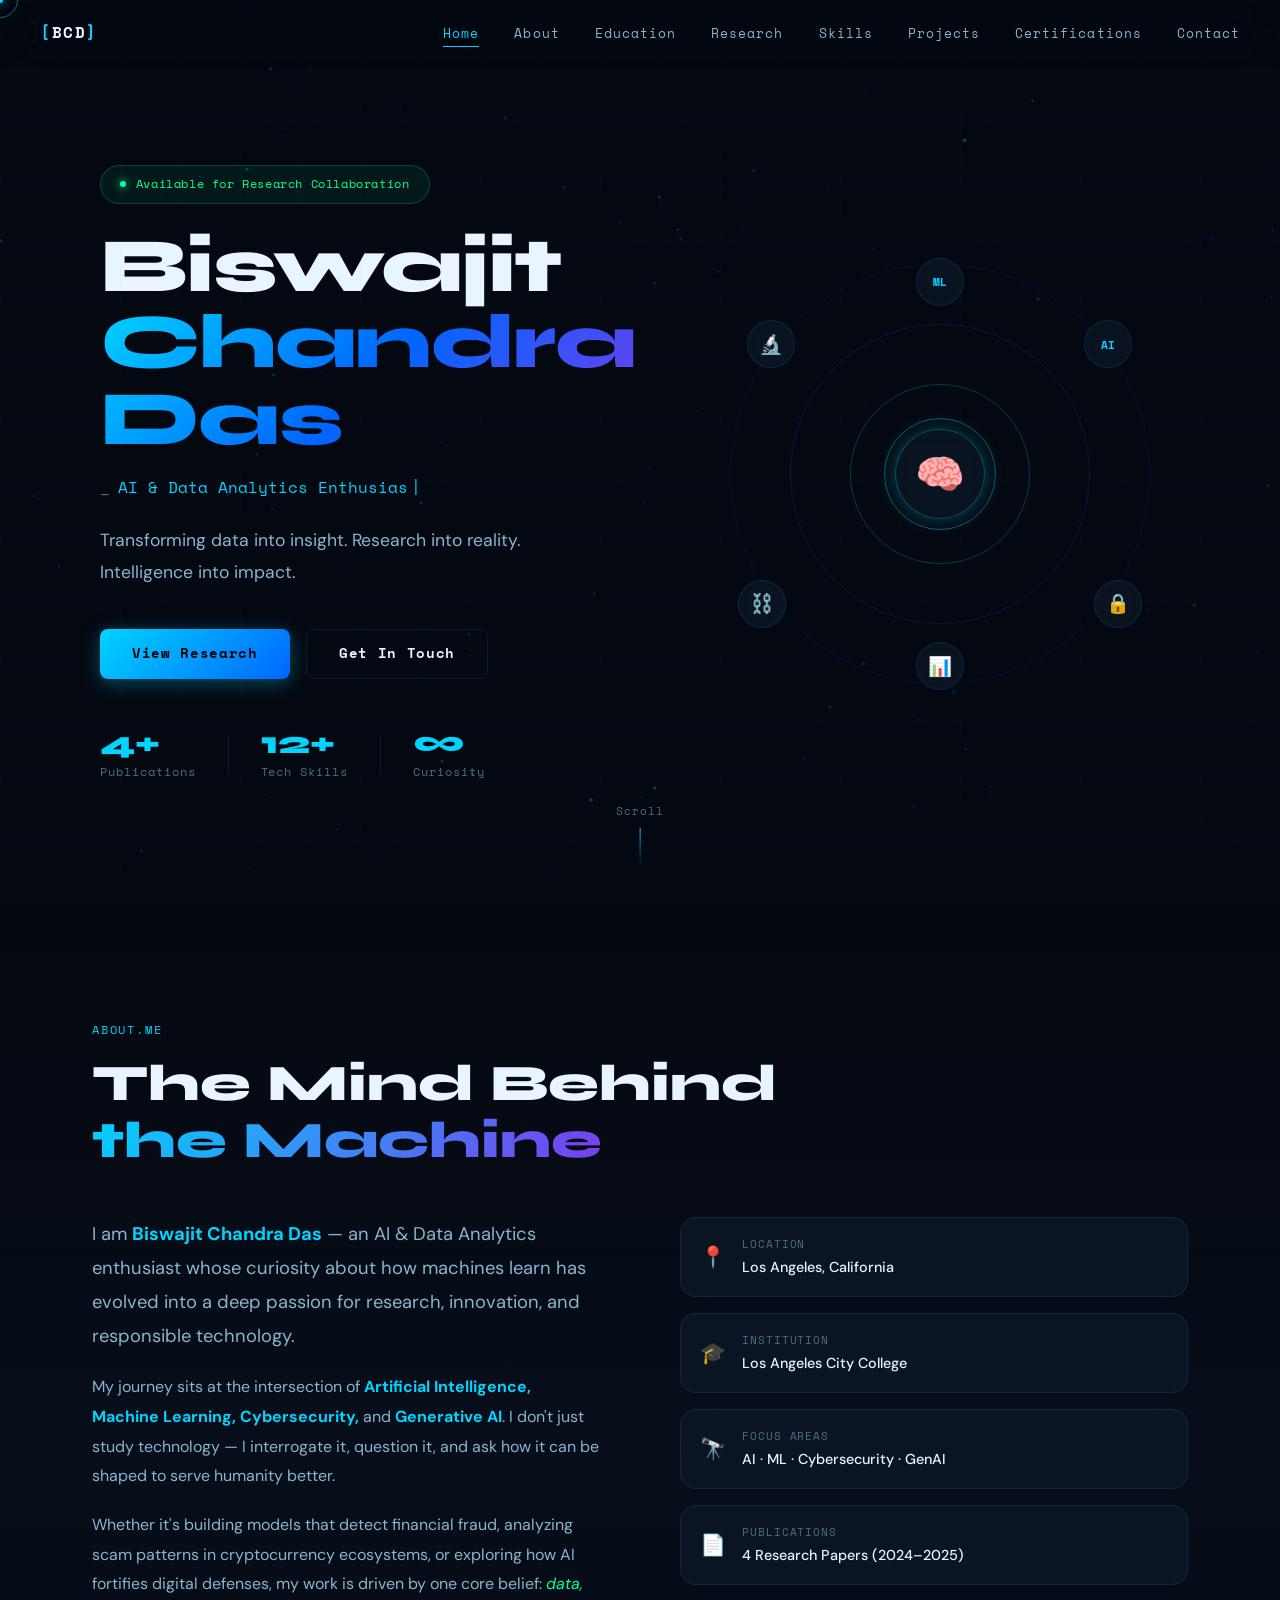
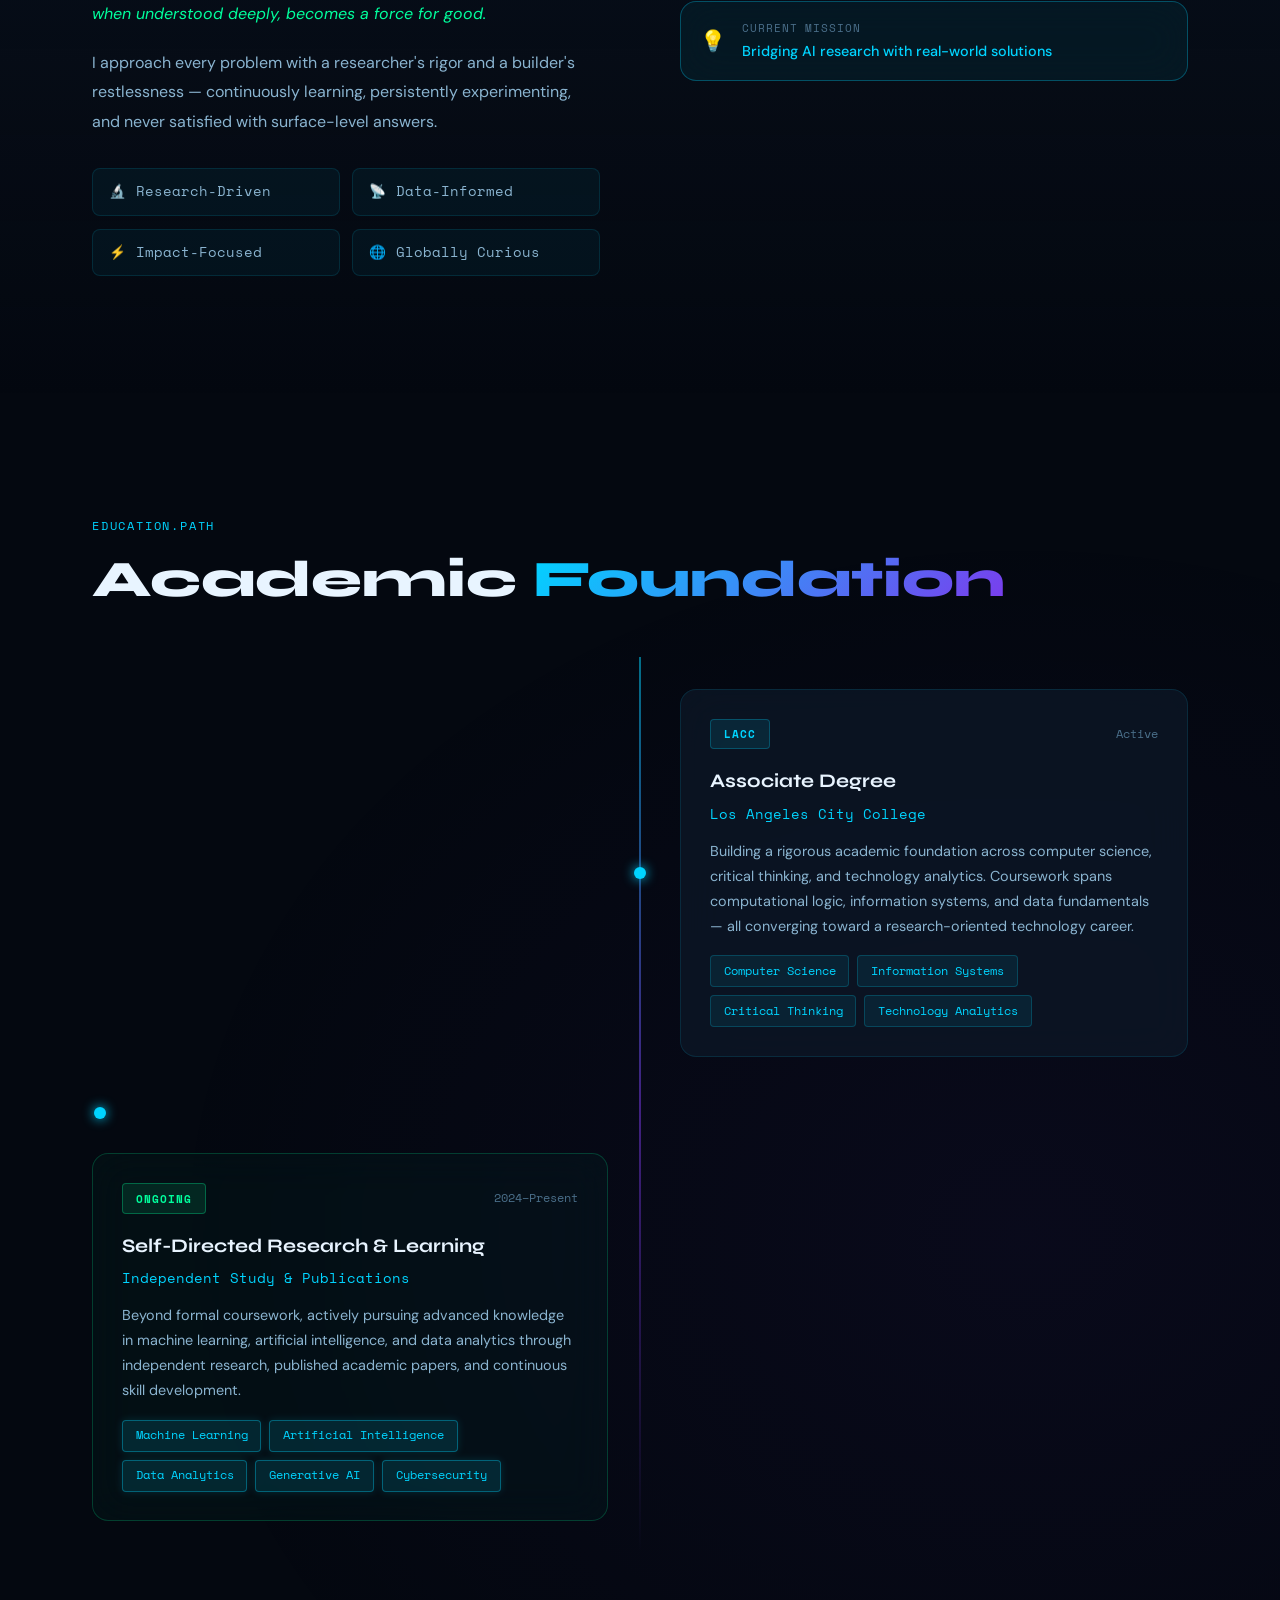
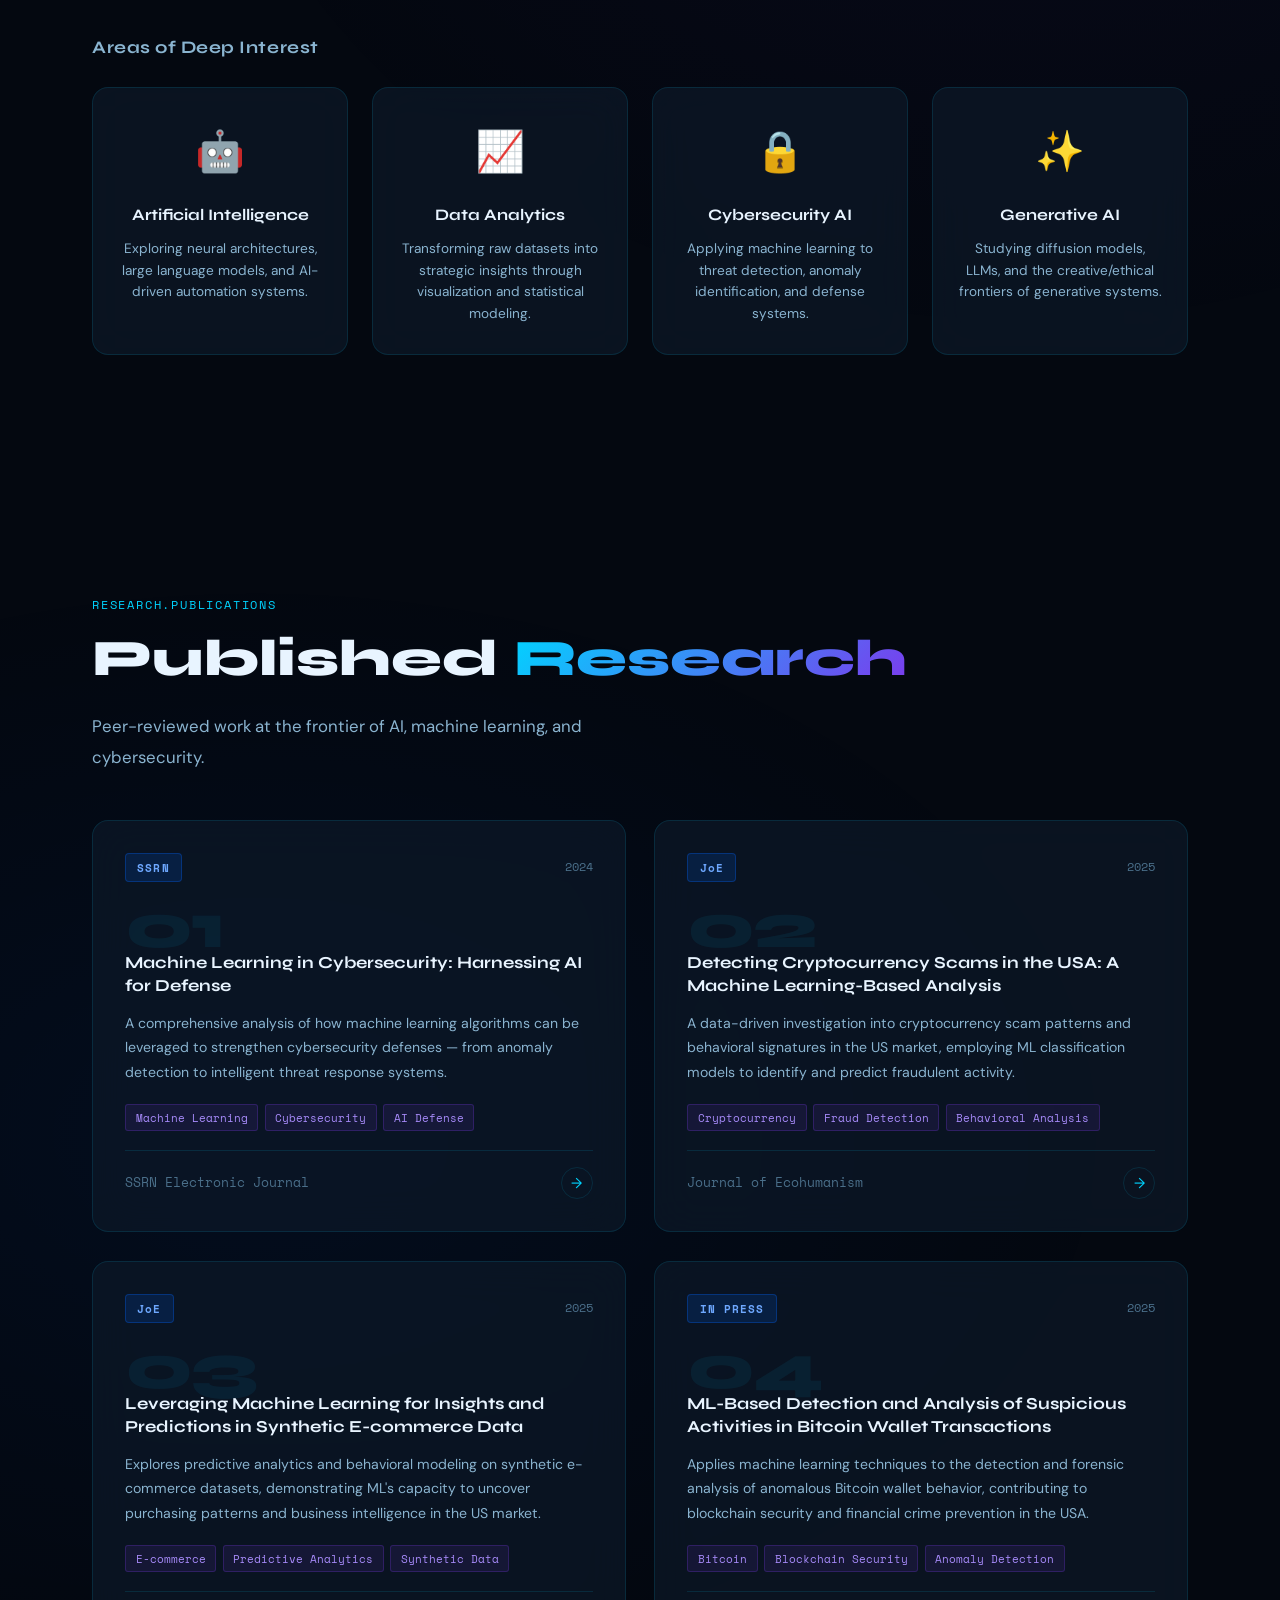
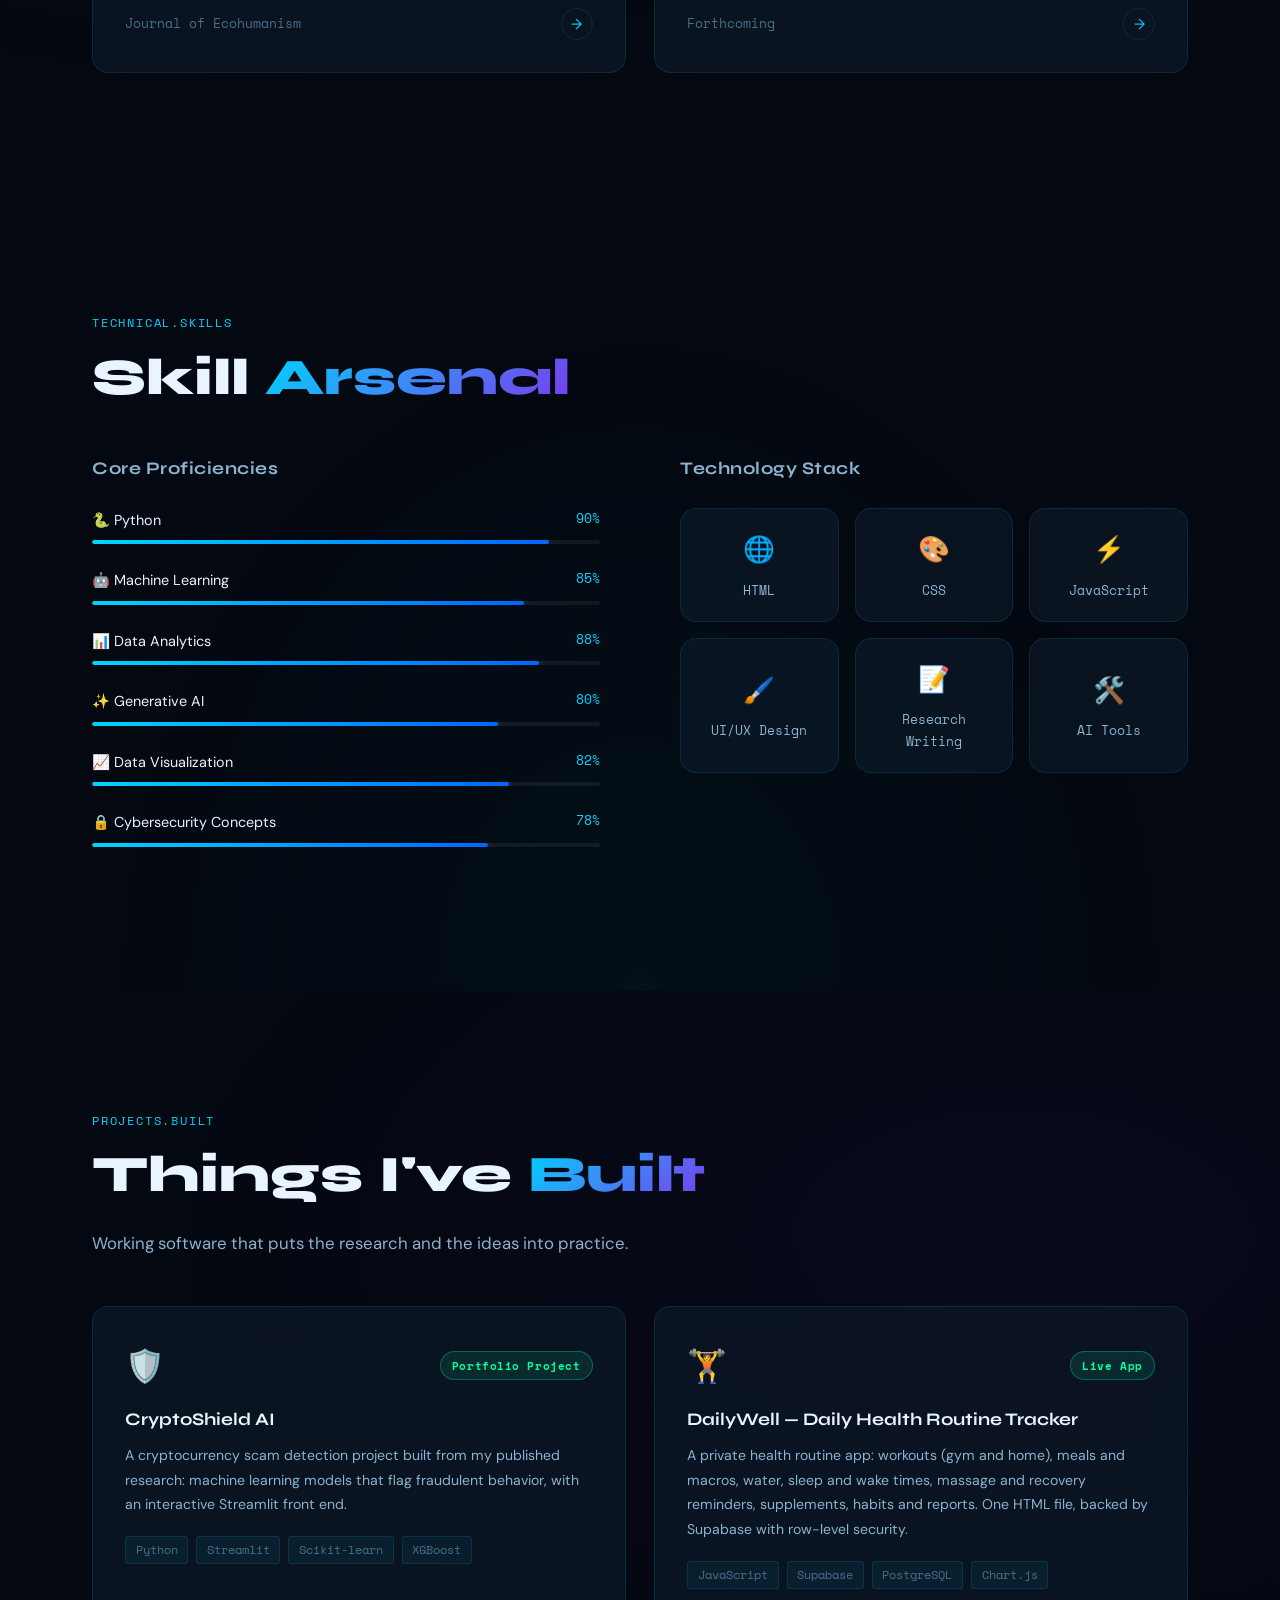
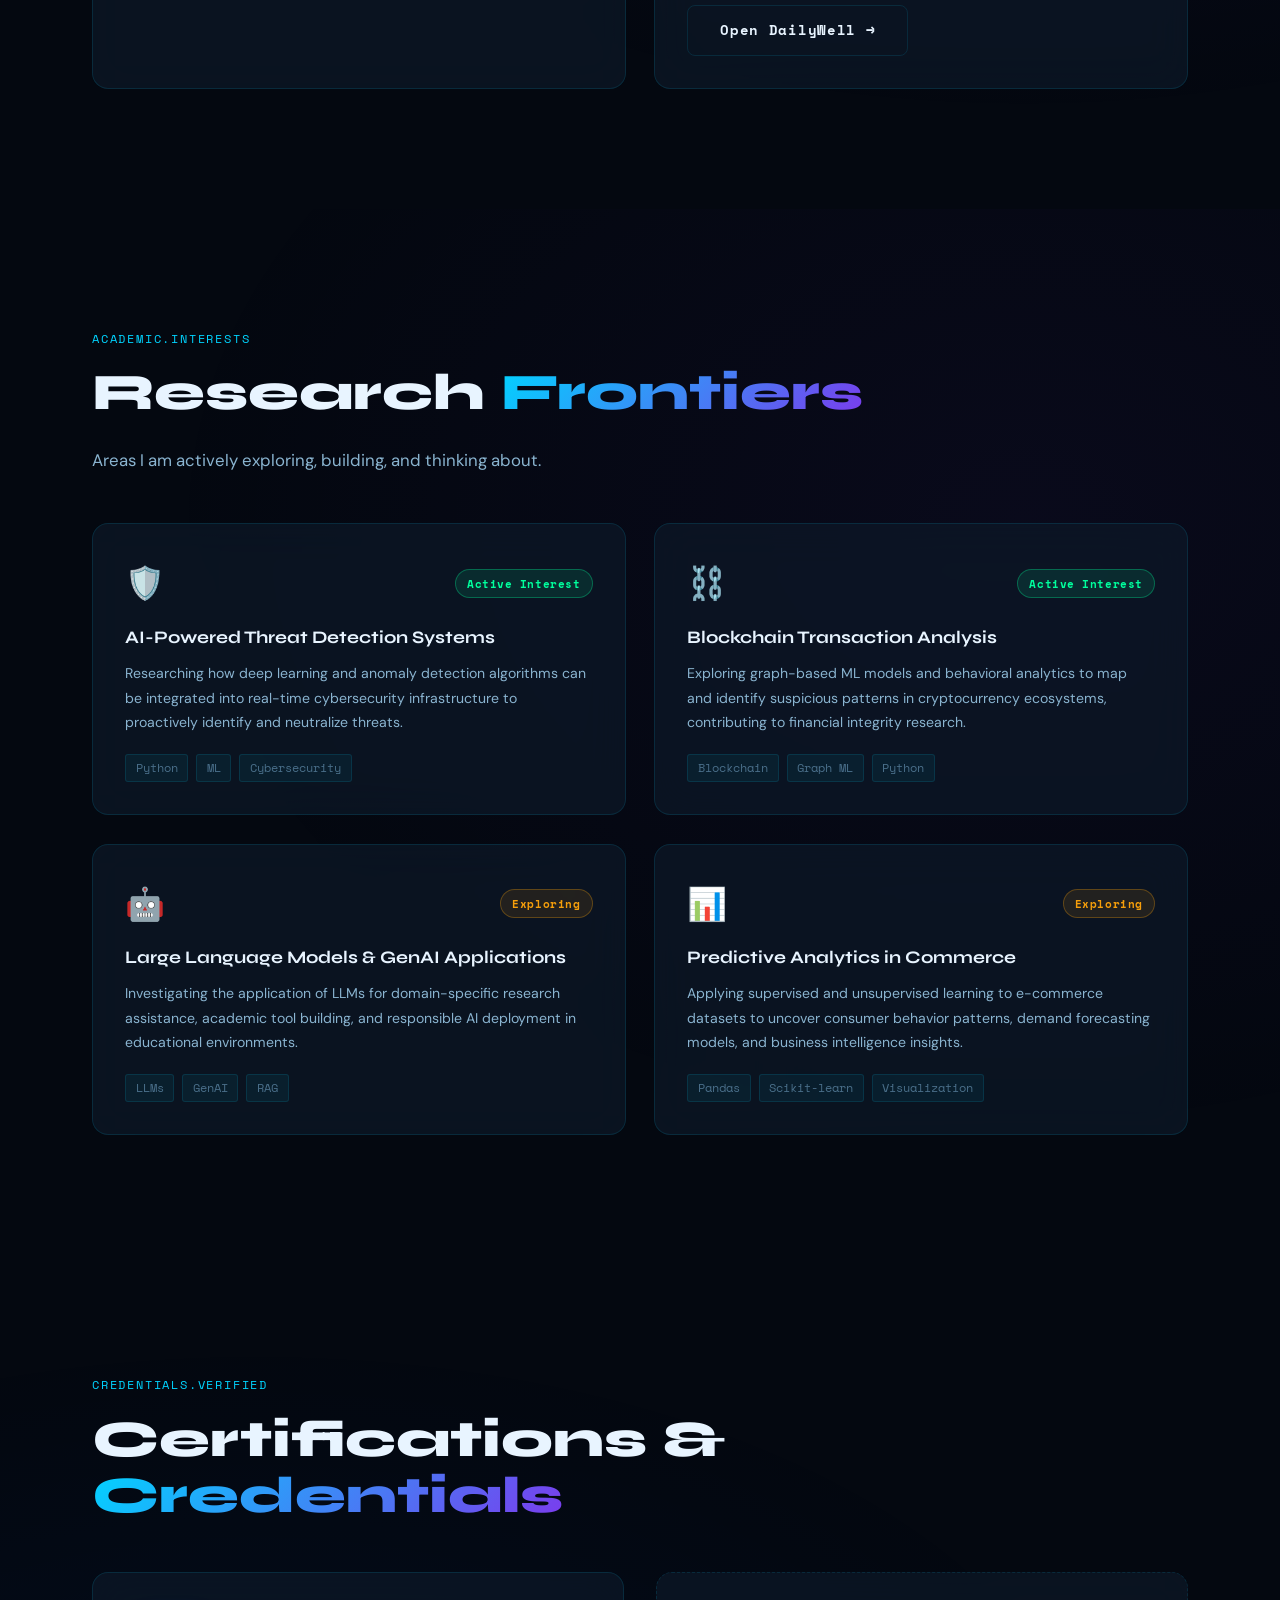
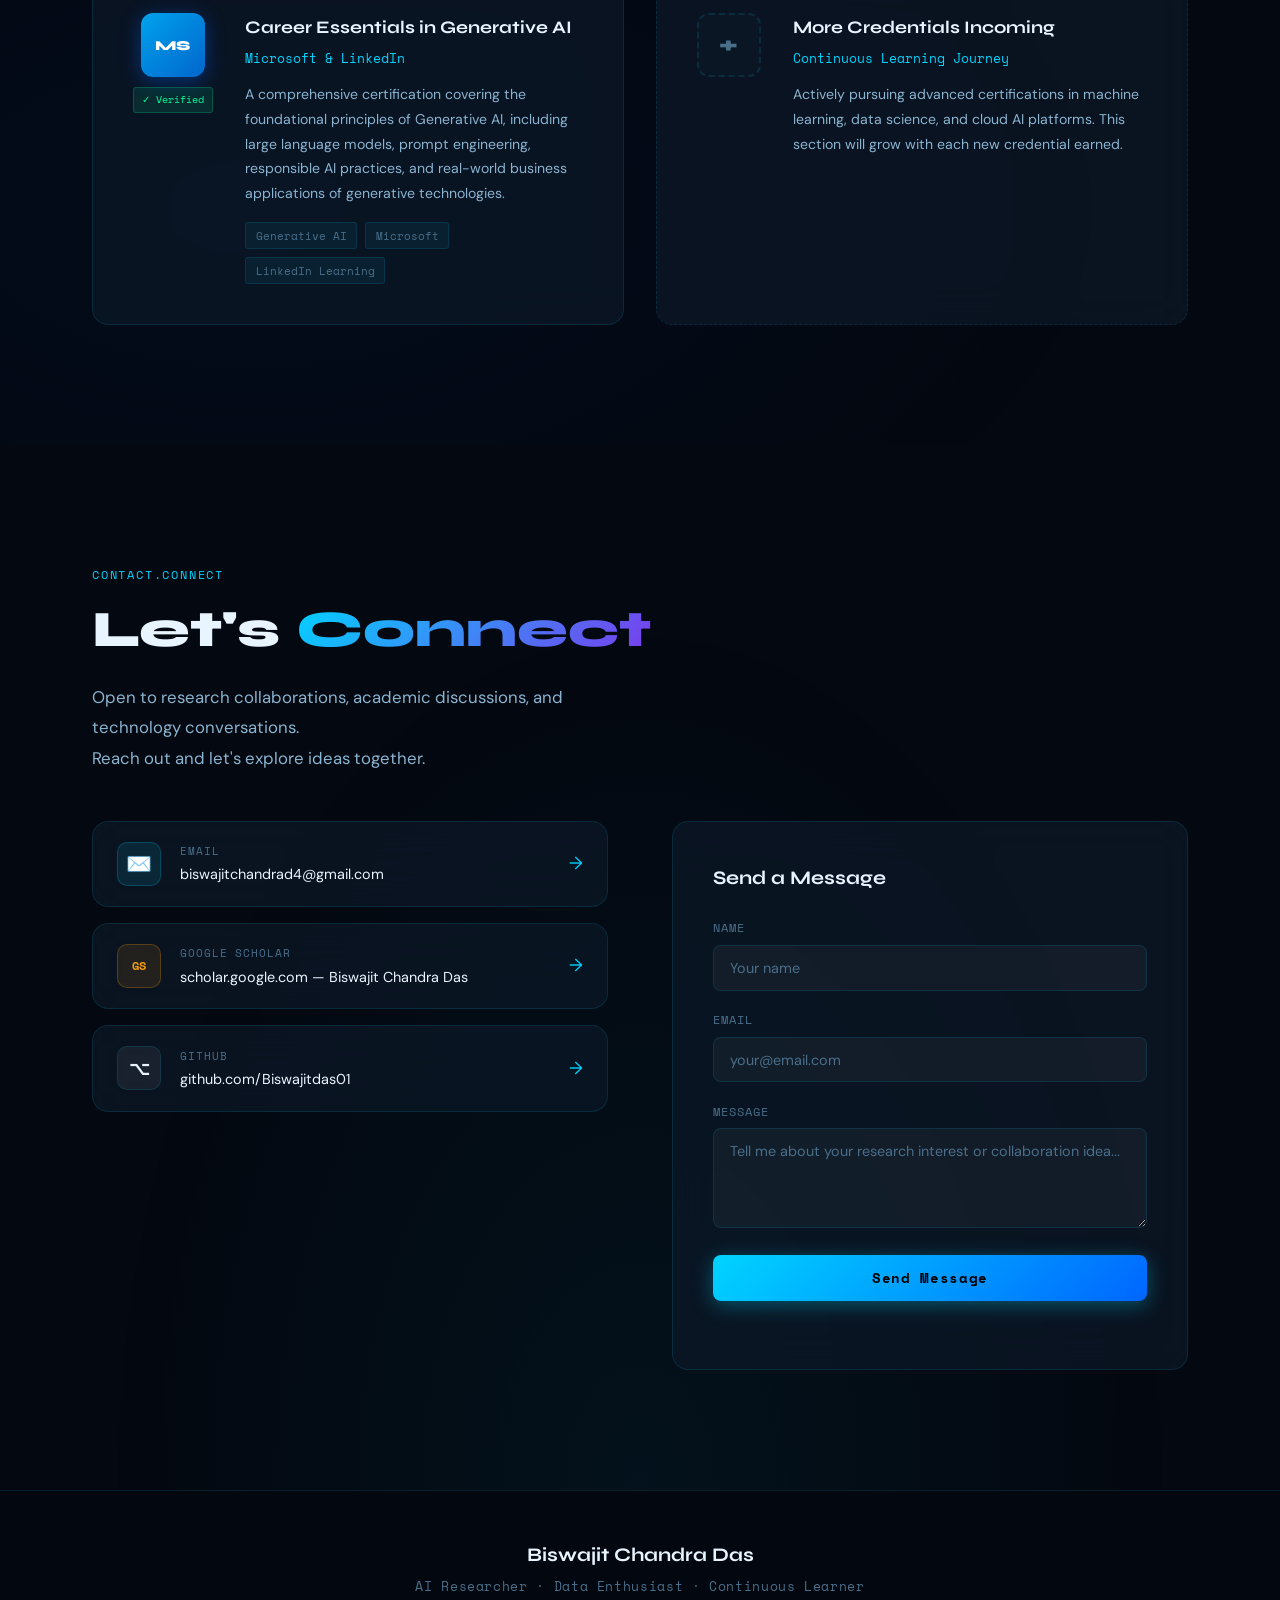
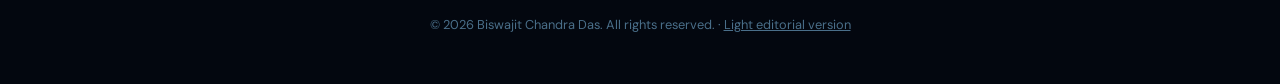
<file: index.html>
<!DOCTYPE html>
<html lang="en">
<head>
  <meta charset="UTF-8" />
  <meta name="viewport" content="width=device-width, initial-scale=1.0" />
  <meta name="description" content="Biswajit Chandra Das — AI & Data Analytics Enthusiast, Researcher, and Technology Innovator. Exploring Machine Learning, Generative AI, Cybersecurity, and Data Science." />
  <meta name="keywords" content="Biswajit Chandra Das, AI researcher, machine learning, data analytics, cybersecurity, generative AI, portfolio" />
  <meta name="author" content="Biswajit Chandra Das" />
  <meta property="og:title" content="Biswajit Chandra Das | AI & Research Portfolio" />
  <meta property="og:description" content="AI & Data Analytics Enthusiast. Researcher. Innovator." />
  <meta property="og:type" content="website" />
  <title>Biswajit Chandra Das | AI & Research Portfolio</title>
  <link rel="preconnect" href="https://fonts.googleapis.com" />
  <link rel="preconnect" href="https://fonts.gstatic.com" crossorigin />
  <link href="https://fonts.googleapis.com/css2?family=Space+Mono:ital,wght@0,400;0,700;1,400&family=Syne:wght@400;600;700;800&family=DM+Sans:ital,opsz,wght@0,9..40,300;0,9..40,400;0,9..40,500;1,9..40,300&display=swap" rel="stylesheet" />
  <link rel="stylesheet" href="style.css" />
</head>
<body>

  <!-- Particle Canvas Background -->
  <canvas id="particleCanvas"></canvas>

  <!-- Custom Cursor -->
  <div class="cursor-dot" id="cursorDot"></div>
  <div class="cursor-ring" id="cursorRing"></div>

  <!-- Navigation -->
  <nav class="navbar" id="navbar">
    <div class="nav-logo">
      <span class="logo-bracket">[</span>BCD<span class="logo-bracket">]</span>
    </div>
    <button class="nav-toggle" id="navToggle" aria-label="Toggle navigation">
      <span></span><span></span><span></span>
    </button>
    <ul class="nav-links" id="navLinks">
      <li><a href="#hero" class="nav-link">Home</a></li>
      <li><a href="#about" class="nav-link">About</a></li>
      <li><a href="#education" class="nav-link">Education</a></li>
      <li><a href="#research" class="nav-link">Research</a></li>
      <li><a href="#skills" class="nav-link">Skills</a></li>
      <li><a href="#work" class="nav-link">Projects</a></li>
      <li><a href="#certifications" class="nav-link">Certifications</a></li>
      <li><a href="#contact" class="nav-link">Contact</a></li>
    </ul>
  </nav>

  <main>

    <!-- ============================================================
         HERO SECTION
    ============================================================ -->
    <section id="hero" class="hero-section">
      <div class="hero-grid-overlay"></div>
      <div class="hero-content">
        <div class="hero-tag reveal-up">
          <span class="tag-dot"></span>
          Available for Research Collaboration
        </div>
        <h1 class="hero-name reveal-up delay-1">
          Biswajit<br /><span class="name-accent">Chandra Das</span>
        </h1>
        <div class="hero-typing-wrapper reveal-up delay-2">
          <span class="typing-prefix">_</span>
          <span class="typing-text" id="typingText"></span>
          <span class="typing-cursor">|</span>
        </div>
        <p class="hero-tagline reveal-up delay-3">
          Transforming data into insight. Research into reality.<br />
          Intelligence into impact.
        </p>
        <div class="hero-cta reveal-up delay-4">
          <a href="#research" class="btn btn-primary">View Research</a>
          <a href="#contact" class="btn btn-ghost">Get In Touch</a>
        </div>
        <div class="hero-stats reveal-up delay-5">
          <div class="stat-item">
            <span class="stat-number">4+</span>
            <span class="stat-label">Publications</span>
          </div>
          <div class="stat-divider"></div>
          <div class="stat-item">
            <span class="stat-number">12+</span>
            <span class="stat-label">Tech Skills</span>
          </div>
          <div class="stat-divider"></div>
          <div class="stat-item">
            <span class="stat-number">∞</span>
            <span class="stat-label">Curiosity</span>
          </div>
        </div>
      </div>
      <div class="hero-visual">
        <div class="orbit-ring orbit-1"></div>
        <div class="orbit-ring orbit-2"></div>
        <div class="orbit-ring orbit-3"></div>
        <div class="orbit-center">
          <div class="orbit-icon">🧠</div>
          <div class="orbit-pulse"></div>
        </div>
        <div class="orbit-node node-1">ML</div>
        <div class="orbit-node node-2">AI</div>
        <div class="orbit-node node-3">🔒</div>
        <div class="orbit-node node-4">📊</div>
        <div class="orbit-node node-5">⛓️</div>
        <div class="orbit-node node-6">🔬</div>
      </div>
      <div class="scroll-indicator">
        <span>Scroll</span>
        <div class="scroll-line"></div>
      </div>
    </section>

    <!-- ============================================================
         ABOUT SECTION
    ============================================================ -->
    <section id="about" class="about-section section">
      <div class="container">
        <div class="section-label reveal-up">about.me</div>
        <h2 class="section-title reveal-up delay-1">The Mind Behind<br /><span class="gradient-text">the Machine</span></h2>
        <div class="about-grid">
          <div class="about-text reveal-left">
            <p class="about-lead">
              I am <strong>Biswajit Chandra Das</strong> — an AI & Data Analytics enthusiast whose curiosity about how machines learn has evolved into a deep passion for research, innovation, and responsible technology.
            </p>
            <p>
              My journey sits at the intersection of <strong>Artificial Intelligence, Machine Learning, Cybersecurity,</strong> and <strong>Generative AI</strong>. I don't just study technology — I interrogate it, question it, and ask how it can be shaped to serve humanity better.
            </p>
            <p>
              Whether it's building models that detect financial fraud, analyzing scam patterns in cryptocurrency ecosystems, or exploring how AI fortifies digital defenses, my work is driven by one core belief: <em>data, when understood deeply, becomes a force for good.</em>
            </p>
            <p>
              I approach every problem with a researcher's rigor and a builder's restlessness — continuously learning, persistently experimenting, and never satisfied with surface-level answers.
            </p>
            <div class="about-pillars">
              <div class="pillar-item">
                <span class="pillar-icon">🔬</span>
                <span>Research-Driven</span>
              </div>
              <div class="pillar-item">
                <span class="pillar-icon">📡</span>
                <span>Data-Informed</span>
              </div>
              <div class="pillar-item">
                <span class="pillar-icon">⚡</span>
                <span>Impact-Focused</span>
              </div>
              <div class="pillar-item">
                <span class="pillar-icon">🌐</span>
                <span>Globally Curious</span>
              </div>
            </div>
          </div>
          <div class="about-card-stack reveal-right">
            <div class="info-card glass-card">
              <div class="card-icon">📍</div>
              <div class="card-content">
                <span class="card-label">Location</span>
                <span class="card-value">Los Angeles, California</span>
              </div>
            </div>
            <div class="info-card glass-card">
              <div class="card-icon">🎓</div>
              <div class="card-content">
                <span class="card-label">Institution</span>
                <span class="card-value">Los Angeles City College</span>
              </div>
            </div>
            <div class="info-card glass-card">
              <div class="card-icon">🔭</div>
              <div class="card-content">
                <span class="card-label">Focus Areas</span>
                <span class="card-value">AI · ML · Cybersecurity · GenAI</span>
              </div>
            </div>
            <div class="info-card glass-card">
              <div class="card-icon">📄</div>
              <div class="card-content">
                <span class="card-label">Publications</span>
                <span class="card-value">4 Research Papers (2024–2025)</span>
              </div>
            </div>
            <div class="info-card glass-card highlight-card">
              <div class="card-icon">💡</div>
              <div class="card-content">
                <span class="card-label">Current Mission</span>
                <span class="card-value">Bridging AI research with real-world solutions</span>
              </div>
            </div>
          </div>
        </div>
      </div>
    </section>

    <!-- ============================================================
         EDUCATION SECTION
    ============================================================ -->
    <section id="education" class="education-section section">
      <div class="container">
        <div class="section-label reveal-up">education.path</div>
        <h2 class="section-title reveal-up delay-1">Academic <span class="gradient-text">Foundation</span></h2>
        <div class="timeline">
          <div class="timeline-line"></div>

          <div class="timeline-item reveal-left">
            <div class="timeline-dot">
              <div class="dot-inner"></div>
            </div>
            <div class="timeline-card glass-card">
              <div class="timeline-header">
                <div class="institution-badge">LACC</div>
                <span class="timeline-year">Active</span>
              </div>
              <h3 class="timeline-title">Associate Degree</h3>
              <p class="timeline-institution">Los Angeles City College</p>
              <p class="timeline-desc">
                Building a rigorous academic foundation across computer science, critical thinking, and technology analytics. Coursework spans computational logic, information systems, and data fundamentals — all converging toward a research-oriented technology career.
              </p>
              <div class="timeline-tags">
                <span class="tag">Computer Science</span>
                <span class="tag">Information Systems</span>
                <span class="tag">Critical Thinking</span>
                <span class="tag">Technology Analytics</span>
              </div>
            </div>
          </div>

          <div class="timeline-item reveal-right">
            <div class="timeline-dot">
              <div class="dot-inner pulse-dot"></div>
            </div>
            <div class="timeline-card glass-card active-card">
              <div class="timeline-header">
                <div class="institution-badge badge-active">ONGOING</div>
                <span class="timeline-year">2024–Present</span>
              </div>
              <h3 class="timeline-title">Self-Directed Research & Learning</h3>
              <p class="timeline-institution">Independent Study & Publications</p>
              <p class="timeline-desc">
                Beyond formal coursework, actively pursuing advanced knowledge in machine learning, artificial intelligence, and data analytics through independent research, published academic papers, and continuous skill development.
              </p>
              <div class="timeline-tags">
                <span class="tag tag-glow">Machine Learning</span>
                <span class="tag tag-glow">Artificial Intelligence</span>
                <span class="tag tag-glow">Data Analytics</span>
                <span class="tag tag-glow">Generative AI</span>
                <span class="tag tag-glow">Cybersecurity</span>
              </div>
            </div>
          </div>

        </div>

        <!-- Learning Interests -->
        <div class="learning-grid reveal-up">
          <h3 class="sub-section-title">Areas of Deep Interest</h3>
          <div class="interest-cards">
            <div class="interest-card glass-card">
              <div class="interest-icon">🤖</div>
              <h4>Artificial Intelligence</h4>
              <p>Exploring neural architectures, large language models, and AI-driven automation systems.</p>
            </div>
            <div class="interest-card glass-card">
              <div class="interest-icon">📈</div>
              <h4>Data Analytics</h4>
              <p>Transforming raw datasets into strategic insights through visualization and statistical modeling.</p>
            </div>
            <div class="interest-card glass-card">
              <div class="interest-icon">🔒</div>
              <h4>Cybersecurity AI</h4>
              <p>Applying machine learning to threat detection, anomaly identification, and defense systems.</p>
            </div>
            <div class="interest-card glass-card">
              <div class="interest-icon">✨</div>
              <h4>Generative AI</h4>
              <p>Studying diffusion models, LLMs, and the creative/ethical frontiers of generative systems.</p>
            </div>
          </div>
        </div>
      </div>
    </section>

    <!-- ============================================================
         RESEARCH SECTION
    ============================================================ -->
    <section id="research" class="research-section section">
      <div class="container">
        <div class="section-label reveal-up">research.publications</div>
        <h2 class="section-title reveal-up delay-1">Published <span class="gradient-text">Research</span></h2>
        <p class="section-subtitle reveal-up delay-2">Peer-reviewed work at the frontier of AI, machine learning, and cybersecurity.</p>

        <div class="research-grid">

          <article class="research-card glass-card reveal-up" tabindex="0">
            <div class="research-card-inner">
              <div class="research-meta">
                <span class="research-venue">SSRN</span>
                <span class="research-year">2024</span>
              </div>
              <div class="research-number">01</div>
              <h3 class="research-title">Machine Learning in Cybersecurity: Harnessing AI for Defense</h3>
              <p class="research-abstract">
                A comprehensive analysis of how machine learning algorithms can be leveraged to strengthen cybersecurity defenses — from anomaly detection to intelligent threat response systems.
              </p>
              <div class="research-tags">
                <span class="r-tag">Machine Learning</span>
                <span class="r-tag">Cybersecurity</span>
                <span class="r-tag">AI Defense</span>
              </div>
              <div class="research-footer">
                <span class="research-journal">SSRN Electronic Journal</span>
                <a href="https://scholar.google.com/citations?user=0VxyHR8AAAAJ&amp;hl=en" target="_blank" rel="noopener noreferrer" class="research-link" aria-label="View on Google Scholar">→</a>
              </div>
            </div>
            <div class="research-glow"></div>
          </article>

          <article class="research-card glass-card reveal-up delay-1" tabindex="0">
            <div class="research-card-inner">
              <div class="research-meta">
                <span class="research-venue">JoE</span>
                <span class="research-year">2025</span>
              </div>
              <div class="research-number">02</div>
              <h3 class="research-title">Detecting Cryptocurrency Scams in the USA: A Machine Learning-Based Analysis</h3>
              <p class="research-abstract">
                A data-driven investigation into cryptocurrency scam patterns and behavioral signatures in the US market, employing ML classification models to identify and predict fraudulent activity.
              </p>
              <div class="research-tags">
                <span class="r-tag">Cryptocurrency</span>
                <span class="r-tag">Fraud Detection</span>
                <span class="r-tag">Behavioral Analysis</span>
              </div>
              <div class="research-footer">
                <span class="research-journal">Journal of Ecohumanism</span>
                <a href="https://scholar.google.com/citations?user=0VxyHR8AAAAJ&amp;hl=en" target="_blank" rel="noopener noreferrer" class="research-link" aria-label="View on Google Scholar">→</a>
              </div>
            </div>
            <div class="research-glow"></div>
          </article>

          <article class="research-card glass-card reveal-up delay-2" tabindex="0">
            <div class="research-card-inner">
              <div class="research-meta">
                <span class="research-venue">JoE</span>
                <span class="research-year">2025</span>
              </div>
              <div class="research-number">03</div>
              <h3 class="research-title">Leveraging Machine Learning for Insights and Predictions in Synthetic E-commerce Data</h3>
              <p class="research-abstract">
                Explores predictive analytics and behavioral modeling on synthetic e-commerce datasets, demonstrating ML's capacity to uncover purchasing patterns and business intelligence in the US market.
              </p>
              <div class="research-tags">
                <span class="r-tag">E-commerce</span>
                <span class="r-tag">Predictive Analytics</span>
                <span class="r-tag">Synthetic Data</span>
              </div>
              <div class="research-footer">
                <span class="research-journal">Journal of Ecohumanism</span>
                <a href="https://scholar.google.com/citations?user=0VxyHR8AAAAJ&amp;hl=en" target="_blank" rel="noopener noreferrer" class="research-link" aria-label="View on Google Scholar">→</a>
              </div>
            </div>
            <div class="research-glow"></div>
          </article>

          <article class="research-card glass-card reveal-up delay-3" tabindex="0">
            <div class="research-card-inner">
              <div class="research-meta">
                <span class="research-venue">IN PRESS</span>
                <span class="research-year">2025</span>
              </div>
              <div class="research-number">04</div>
              <h3 class="research-title">ML-Based Detection and Analysis of Suspicious Activities in Bitcoin Wallet Transactions</h3>
              <p class="research-abstract">
                Applies machine learning techniques to the detection and forensic analysis of anomalous Bitcoin wallet behavior, contributing to blockchain security and financial crime prevention in the USA.
              </p>
              <div class="research-tags">
                <span class="r-tag">Bitcoin</span>
                <span class="r-tag">Blockchain Security</span>
                <span class="r-tag">Anomaly Detection</span>
              </div>
              <div class="research-footer">
                <span class="research-journal">Forthcoming</span>
                <a href="https://scholar.google.com/citations?user=0VxyHR8AAAAJ&amp;hl=en" target="_blank" rel="noopener noreferrer" class="research-link" aria-label="View on Google Scholar">→</a>
              </div>
            </div>
            <div class="research-glow"></div>
          </article>

        </div>
      </div>
    </section>

    <!-- ============================================================
         SKILLS SECTION
    ============================================================ -->
    <section id="skills" class="skills-section section">
      <div class="container">
        <div class="section-label reveal-up">technical.skills</div>
        <h2 class="section-title reveal-up delay-1">Skill <span class="gradient-text">Arsenal</span></h2>

        <div class="skills-layout">
          <!-- Left: Skill Bars -->
          <div class="skill-bars reveal-left">
            <h3 class="sub-section-title">Core Proficiencies</h3>
            <div class="skill-bar-item" data-skill="90">
              <div class="skill-bar-header">
                <span class="skill-name">🐍 Python</span>
                <span class="skill-pct">90%</span>
              </div>
              <div class="skill-bar-track">
                <div class="skill-bar-fill" data-width="90"></div>
              </div>
            </div>
            <div class="skill-bar-item" data-skill="85">
              <div class="skill-bar-header">
                <span class="skill-name">🤖 Machine Learning</span>
                <span class="skill-pct">85%</span>
              </div>
              <div class="skill-bar-track">
                <div class="skill-bar-fill" data-width="85"></div>
              </div>
            </div>
            <div class="skill-bar-item" data-skill="88">
              <div class="skill-bar-header">
                <span class="skill-name">📊 Data Analytics</span>
                <span class="skill-pct">88%</span>
              </div>
              <div class="skill-bar-track">
                <div class="skill-bar-fill" data-width="88"></div>
              </div>
            </div>
            <div class="skill-bar-item" data-skill="80">
              <div class="skill-bar-header">
                <span class="skill-name">✨ Generative AI</span>
                <span class="skill-pct">80%</span>
              </div>
              <div class="skill-bar-track">
                <div class="skill-bar-fill" data-width="80"></div>
              </div>
            </div>
            <div class="skill-bar-item" data-skill="82">
              <div class="skill-bar-header">
                <span class="skill-name">📈 Data Visualization</span>
                <span class="skill-pct">82%</span>
              </div>
              <div class="skill-bar-track">
                <div class="skill-bar-fill" data-width="82"></div>
              </div>
            </div>
            <div class="skill-bar-item" data-skill="78">
              <div class="skill-bar-header">
                <span class="skill-name">🔒 Cybersecurity Concepts</span>
                <span class="skill-pct">78%</span>
              </div>
              <div class="skill-bar-track">
                <div class="skill-bar-fill" data-width="78"></div>
              </div>
            </div>
          </div>

          <!-- Right: Skill Cards -->
          <div class="skill-cards-grid reveal-right">
            <h3 class="sub-section-title">Technology Stack</h3>
            <div class="tech-cards">
              <div class="tech-card glass-card">
                <span class="tech-icon">🌐</span>
                <span class="tech-name">HTML</span>
              </div>
              <div class="tech-card glass-card">
                <span class="tech-icon">🎨</span>
                <span class="tech-name">CSS</span>
              </div>
              <div class="tech-card glass-card">
                <span class="tech-icon">⚡</span>
                <span class="tech-name">JavaScript</span>
              </div>
              <div class="tech-card glass-card">
                <span class="tech-icon">🖌️</span>
                <span class="tech-name">UI/UX Design</span>
              </div>
              <div class="tech-card glass-card">
                <span class="tech-icon">📝</span>
                <span class="tech-name">Research Writing</span>
              </div>
              <div class="tech-card glass-card">
                <span class="tech-icon">🛠️</span>
                <span class="tech-name">AI Tools</span>
              </div>
            </div>
          </div>
        </div>
      </div>
    </section>

    <!-- ============================================================
         PROJECTS (built work)
    ============================================================ -->
    <section id="work" class="projects-section section">
      <div class="container">
        <div class="section-label reveal-up">projects.built</div>
        <h2 class="section-title reveal-up delay-1">Things I've <span class="gradient-text">Built</span></h2>
        <p class="section-subtitle reveal-up delay-2">Working software that puts the research and the ideas into practice.</p>

        <div class="projects-grid">

          <div class="project-card glass-card reveal-up">
            <div class="project-header">
              <div class="project-icon">🛡️</div>
              <div class="project-status status-active">Portfolio Project</div>
            </div>
            <h3 class="project-title">CryptoShield AI</h3>
            <p class="project-desc">A cryptocurrency scam detection project built from my published research: machine learning models that flag fraudulent behavior, with an interactive Streamlit front end.</p>
            <div class="project-stack">
              <span>Python</span><span>Streamlit</span><span>Scikit-learn</span><span>XGBoost</span>
            </div>
          </div>

          <div class="project-card glass-card reveal-up delay-1">
            <div class="project-header">
              <div class="project-icon">🏋️</div>
              <div class="project-status status-active">Live App</div>
            </div>
            <h3 class="project-title">DailyWell — Daily Health Routine Tracker</h3>
            <p class="project-desc">A private health routine app: workouts (gym and home), meals and macros, water, sleep and wake times, massage and recovery reminders, supplements, habits and reports. One HTML file, backed by Supabase with row-level security.</p>
            <div class="project-stack">
              <span>JavaScript</span><span>Supabase</span><span>PostgreSQL</span><span>Chart.js</span>
            </div>
            <p style="margin-top:1rem"><a class="btn btn-ghost" href="dailywell/">Open DailyWell →</a></p>
          </div>

        </div>
      </div>
    </section>

    <!-- ============================================================
         ACADEMIC INTERESTS
    ============================================================ -->
    <section id="projects" class="projects-section section">
      <div class="container">
        <div class="section-label reveal-up">academic.interests</div>
        <h2 class="section-title reveal-up delay-1">Research <span class="gradient-text">Frontiers</span></h2>
        <p class="section-subtitle reveal-up delay-2">Areas I am actively exploring, building, and thinking about.</p>

        <div class="projects-grid">

          <div class="project-card glass-card reveal-up">
            <div class="project-header">
              <div class="project-icon">🛡️</div>
              <div class="project-status status-active">Active Interest</div>
            </div>
            <h3 class="project-title">AI-Powered Threat Detection Systems</h3>
            <p class="project-desc">Researching how deep learning and anomaly detection algorithms can be integrated into real-time cybersecurity infrastructure to proactively identify and neutralize threats.</p>
            <div class="project-stack">
              <span>Python</span><span>ML</span><span>Cybersecurity</span>
            </div>
          </div>

          <div class="project-card glass-card reveal-up delay-1">
            <div class="project-header">
              <div class="project-icon">⛓️</div>
              <div class="project-status status-active">Active Interest</div>
            </div>
            <h3 class="project-title">Blockchain Transaction Analysis</h3>
            <p class="project-desc">Exploring graph-based ML models and behavioral analytics to map and identify suspicious patterns in cryptocurrency ecosystems, contributing to financial integrity research.</p>
            <div class="project-stack">
              <span>Blockchain</span><span>Graph ML</span><span>Python</span>
            </div>
          </div>

          <div class="project-card glass-card reveal-up delay-2">
            <div class="project-header">
              <div class="project-icon">🤖</div>
              <div class="project-status status-explore">Exploring</div>
            </div>
            <h3 class="project-title">Large Language Models & GenAI Applications</h3>
            <p class="project-desc">Investigating the application of LLMs for domain-specific research assistance, academic tool building, and responsible AI deployment in educational environments.</p>
            <div class="project-stack">
              <span>LLMs</span><span>GenAI</span><span>RAG</span>
            </div>
          </div>

          <div class="project-card glass-card reveal-up delay-3">
            <div class="project-header">
              <div class="project-icon">📊</div>
              <div class="project-status status-explore">Exploring</div>
            </div>
            <h3 class="project-title">Predictive Analytics in Commerce</h3>
            <p class="project-desc">Applying supervised and unsupervised learning to e-commerce datasets to uncover consumer behavior patterns, demand forecasting models, and business intelligence insights.</p>
            <div class="project-stack">
              <span>Pandas</span><span>Scikit-learn</span><span>Visualization</span>
            </div>
          </div>

        </div>
      </div>
    </section>

    <!-- ============================================================
         CERTIFICATIONS SECTION
    ============================================================ -->
    <section id="certifications" class="certifications-section section">
      <div class="container">
        <div class="section-label reveal-up">credentials.verified</div>
        <h2 class="section-title reveal-up delay-1">Certifications &amp; <span class="gradient-text">Credentials</span></h2>

        <div class="cert-grid">

          <div class="cert-card glass-card reveal-up">
            <div class="cert-badge">
              <div class="cert-logo ms-logo">
                <span>MS</span>
              </div>
              <div class="cert-verified">✓ Verified</div>
            </div>
            <div class="cert-content">
              <h3 class="cert-title">Career Essentials in Generative AI</h3>
              <p class="cert-issuer">Microsoft &amp; LinkedIn</p>
              <p class="cert-desc">
                A comprehensive certification covering the foundational principles of Generative AI, including large language models, prompt engineering, responsible AI practices, and real-world business applications of generative technologies.
              </p>
              <div class="cert-meta">
                <span class="cert-tag">Generative AI</span>
                <span class="cert-tag">Microsoft</span>
                <span class="cert-tag">LinkedIn Learning</span>
              </div>
            </div>
          </div>

          <!-- Placeholder for future certs -->
          <div class="cert-card cert-placeholder glass-card reveal-up delay-1">
            <div class="cert-badge">
              <div class="cert-logo plus-logo">
                <span>+</span>
              </div>
            </div>
            <div class="cert-content">
              <h3 class="cert-title">More Credentials Incoming</h3>
              <p class="cert-issuer">Continuous Learning Journey</p>
              <p class="cert-desc">
                Actively pursuing advanced certifications in machine learning, data science, and cloud AI platforms. This section will grow with each new credential earned.
              </p>
            </div>
          </div>

        </div>
      </div>
    </section>

    <!-- ============================================================
         CONTACT SECTION
    ============================================================ -->
    <section id="contact" class="contact-section section">
      <div class="container">
        <div class="section-label reveal-up">contact.connect</div>
        <h2 class="section-title reveal-up delay-1">Let's <span class="gradient-text">Connect</span></h2>
        <p class="section-subtitle reveal-up delay-2">
          Open to research collaborations, academic discussions, and technology conversations.<br />
          Reach out and let's explore ideas together.
        </p>

        <div class="contact-layout">

          <div class="contact-links reveal-left">
            <a href="mailto:biswajitchandrad4@gmail.com" class="contact-card glass-card" aria-label="Email">
              <div class="contact-icon email-icon">✉️</div>
              <div class="contact-info">
                <span class="contact-type">Email</span>
                <span class="contact-handle">biswajitchandrad4@gmail.com</span>
              </div>
              <span class="contact-arrow">→</span>
            </a>
            <a href="https://scholar.google.com/citations?user=0VxyHR8AAAAJ&amp;hl=en" target="_blank" rel="noopener noreferrer" class="contact-card glass-card" aria-label="Google Scholar">
              <div class="contact-icon gs-icon">GS</div>
              <div class="contact-info">
                <span class="contact-type">Google scholar</span>
                <span class="contact-handle">scholar.google.com — Biswajit Chandra Das</span>
              </div>
              <span class="contact-arrow">→</span>
            </a>
            <a href="https://github.com/Biswajitdas01" target="_blank" rel="noopener noreferrer" class="contact-card glass-card" aria-label="GitHub">
              <div class="contact-icon gh-icon">⌥</div>
              <div class="contact-info">
                <span class="contact-type">GitHub</span>
                <span class="contact-handle">github.com/Biswajitdas01</span>
              </div>
              <span class="contact-arrow">→</span>
            </a>
          </div>

          <div class="contact-form-wrapper reveal-right">
            <div class="contact-form glass-card">
              <h3>Send a Message</h3>
              <div class="form-group">
                <label for="contactName">Name</label>
                <input type="text" id="contactName" placeholder="Your name" autocomplete="name" />
              </div>
              <div class="form-group">
                <label for="contactEmail">Email</label>
                <input type="email" id="contactEmail" placeholder="your@email.com" autocomplete="email" />
              </div>
              <div class="form-group">
                <label for="contactMsg">Message</label>
                <textarea id="contactMsg" rows="4" placeholder="Tell me about your research interest or collaboration idea..."></textarea>
              </div>
              <button class="btn btn-primary full-width" id="sendBtn" type="button">Send Message</button>
              <div class="form-note" id="formNote"></div>
            </div>
          </div>

        </div>
      </div>
    </section>

  </main>

  <!-- Footer -->
  <footer class="site-footer">
    <div class="container">
      <div class="footer-inner">
        <p class="footer-name">Biswajit Chandra Das</p>
        <p class="footer-tagline">AI Researcher · Data Enthusiast · Continuous Learner</p>
        <p class="footer-copy">© <span id="footerYear"></span> Biswajit Chandra Das. All rights reserved. · <a href="editorial/" style="color:inherit">Light editorial version</a></p>
      </div>
    </div>
  </footer>

  <script src="script.js"></script>
</body>
</html>
</file>
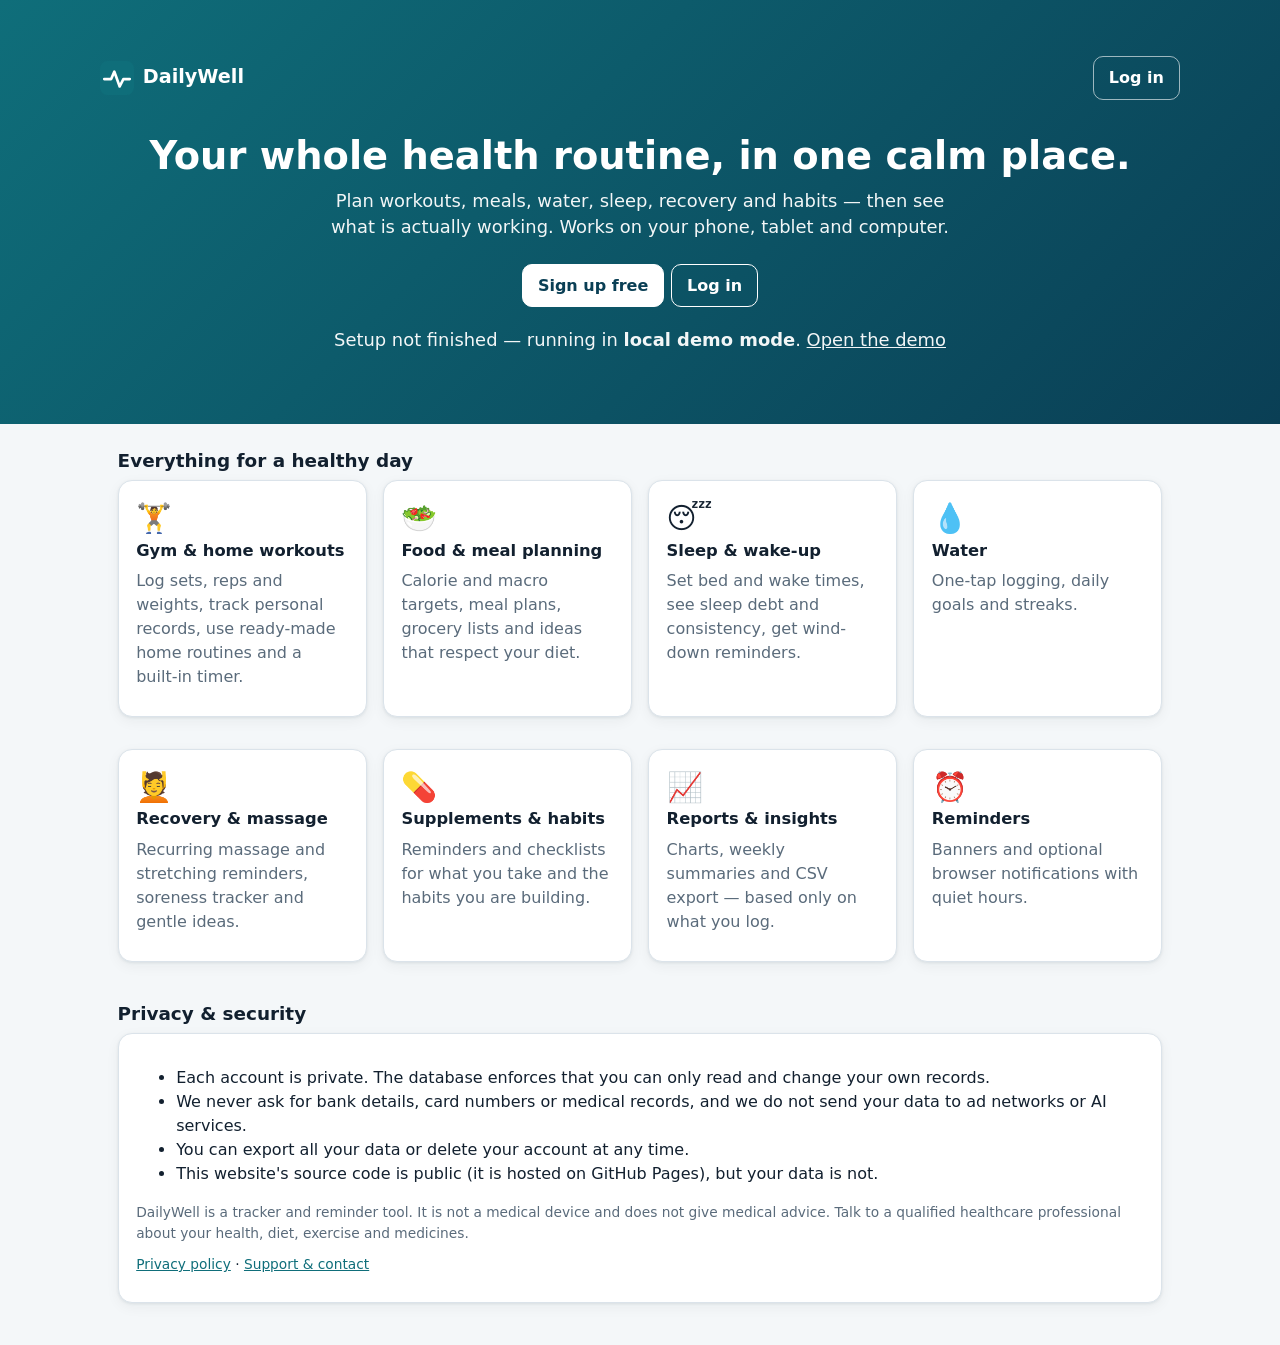
<file: dailywell/index.html>
<!DOCTYPE html>
<html lang="en">
<head>
<meta charset="utf-8">
<meta name="viewport" content="width=device-width, initial-scale=1, viewport-fit=cover">
<title>DailyWell — Daily Health Routine Tracker</title>
<meta name="description" content="DailyWell helps you plan and track workouts, meals, water, sleep, recovery, supplements and healthy habits — privately, on any device.">
<meta name="theme-color" content="#0f6e7a">
<meta http-equiv="Content-Security-Policy" content="default-src 'self'; script-src 'self' 'unsafe-inline'; style-src 'self' 'unsafe-inline'; img-src 'self' data:; connect-src 'self' https://*.supabase.co wss://*.supabase.co; manifest-src data:; object-src 'none'; base-uri 'self'; form-action 'self'">
<link rel="icon" href="data:image/svg+xml,%3Csvg xmlns='http://www.w3.org/2000/svg' viewBox='0 0 64 64'%3E%3Crect width='64' height='64' rx='14' fill='%230f6e7a'/%3E%3Cpath d='M8 34h13l6-14 10 28 7-14h12' fill='none' stroke='white' stroke-width='5' stroke-linecap='round' stroke-linejoin='round'/%3E%3C/svg%3E">
<style>
:root{--bg:#f4f7f9;--card:#fff;--text:#12202f;--muted:#5a6b7b;--border:#dbe3ea;--primary:#0f6e7a;--primary-d:#0a525b;--primary-t:#e3f2f4;--accent:#15803d;--accent-t:#e3f6ea;--warn:#b45309;--warn-t:#fdf0dc;--danger:#b91c1c;--danger-t:#fde8e8;--shadow:0 1px 3px rgba(16,32,48,.08),0 4px 14px rgba(16,32,48,.05);--r:14px}
html[data-theme=dark]{--bg:#0d151c;--card:#16212b;--text:#e8eef3;--muted:#9fb0bf;--border:#2a3946;--primary:#3fb7c4;--primary-d:#6fd0da;--primary-t:#12333a;--accent:#4ade80;--accent-t:#12301f;--warn:#fbbf24;--warn-t:#3a2c0e;--danger:#f87171;--danger-t:#3d1717;--shadow:0 1px 3px rgba(0,0,0,.4)}
*{box-sizing:border-box}
html{-webkit-text-size-adjust:100%}
body{margin:0;font:16px/1.5 system-ui,-apple-system,"Segoe UI",Roboto,Helvetica,Arial,sans-serif;background:var(--bg);color:var(--text)}
h1,h2,h3{line-height:1.25;margin:0 0 .5rem}h1{font-size:1.9rem}h2{font-size:1.15rem}h3{font-size:1.02rem}
p{margin:.3rem 0 .7rem}a{color:var(--primary)}
.muted{color:var(--muted)}.small{font-size:.86rem}.center{text-align:center}.hide{display:none!important}
:focus-visible{outline:3px solid var(--primary);outline-offset:2px}
.btn{font:inherit;font-weight:600;border:1px solid var(--border);background:var(--card);color:var(--text);padding:.55rem .95rem;border-radius:10px;cursor:pointer;min-height:42px}
.btn:hover{border-color:var(--primary)}.btn:disabled{opacity:.6;cursor:not-allowed}
.btn.primary{background:var(--primary);border-color:var(--primary);color:#fff}html[data-theme=dark] .btn.primary{color:#04252a}
.btn.primary:hover{background:var(--primary-d)}
.btn.danger{background:var(--danger);border-color:var(--danger);color:#fff}
.btn.ghost{background:transparent}.btn.sm{padding:.25rem .6rem;min-height:34px;font-size:.88rem}
.btn.danger-t{color:var(--danger)}
.btns{display:flex;flex-wrap:wrap;gap:.4rem;align-items:center}
.card{background:var(--card);border:1px solid var(--border);border-radius:var(--r);padding:1rem 1.1rem;box-shadow:var(--shadow);margin-bottom:1rem}
.grid{display:grid;gap:1rem;grid-template-columns:repeat(auto-fit,minmax(230px,1fr))}
.grid.two{grid-template-columns:repeat(auto-fit,minmax(320px,1fr))}
.stat .k{font-size:.82rem;color:var(--muted);text-transform:uppercase;letter-spacing:.04em}
.stat .v{font-size:1.65rem;font-weight:700;margin:.1rem 0}.stat .s{font-size:.88rem;color:var(--muted)}
.bar{height:10px;background:var(--border);border-radius:99px;overflow:hidden;margin-top:.5rem}
.bar>span{display:block;height:100%;background:var(--primary);border-radius:99px;transition:width .3s}
.bar.ok>span{background:var(--accent)}.bar.warn>span{background:var(--warn)}.bar.bad>span{background:var(--danger)}
.badge{display:inline-block;font-size:.74rem;font-weight:600;padding:.1rem .5rem;border-radius:99px;background:var(--primary-t);color:var(--primary);margin-left:.25rem;vertical-align:middle}
.badge.st-done,.badge.st-taken{background:var(--accent-t);color:var(--accent)}
.badge.st-skipped,.badge.st-postponed{background:var(--warn-t);color:var(--warn)}
.badge.bad{background:var(--danger-t);color:var(--danger)}
.chips{display:flex;flex-wrap:wrap;gap:.35rem}
.chip{position:relative}.chip input{position:absolute;opacity:0;inset:0;cursor:pointer;width:100%;height:100%;margin:0}
.chip span{display:inline-block;padding:.3rem .7rem;border:1px solid var(--border);border-radius:99px;font-size:.9rem;background:var(--card)}
.chip input:checked+span{background:var(--primary);color:#fff;border-color:var(--primary)}
html[data-theme=dark] .chip input:checked+span{color:#04252a}
.chip input:focus-visible+span{outline:3px solid var(--primary);outline-offset:2px}
.tag{display:inline-block;font-size:.8rem;padding:.05rem .5rem;border-radius:99px;border:1px solid var(--border);margin:.1rem .15rem .1rem 0}
.field{margin-bottom:.8rem}.field label,.field .lbl{display:block;font-weight:600;font-size:.92rem;margin-bottom:.2rem}
.field.chk label{display:flex;gap:.5rem;align-items:center;font-weight:500}
input[type=text],input[type=email],input[type=password],input[type=number],input[type=date],input[type=time],select,textarea{font:inherit;width:100%;padding:.55rem .65rem;border:1px solid var(--border);border-radius:10px;background:var(--card);color:var(--text);min-height:42px}
input[type=checkbox]{width:18px;height:18px;accent-color:var(--primary)}
[aria-invalid=true]{border-color:var(--danger)!important}
.err{color:var(--danger);font-size:.84rem;min-height:0}.formmsg{padding:.5rem .7rem;border-radius:10px;margin:.4rem 0;font-size:.92rem}
.formmsg.ok{background:var(--accent-t);color:var(--accent)}.formmsg.bad{background:var(--danger-t);color:var(--danger)}
.req{color:var(--danger)}.req-note{font-size:.8rem;color:var(--muted)}
.row2{display:grid;grid-template-columns:1fr 1fr;gap:.7rem}
.overlay{position:fixed;inset:0;background:rgba(8,16,24,.55);display:flex;align-items:flex-start;justify-content:center;padding:4vh .8rem;overflow:auto;z-index:50}
.modal{background:var(--card);color:var(--text);border-radius:var(--r);width:100%;max-width:520px;box-shadow:0 20px 50px rgba(0,0,0,.35)}
.modal.wide{max-width:760px}
.mh{display:flex;justify-content:space-between;align-items:center;padding:.9rem 1.1rem;border-bottom:1px solid var(--border)}.mh h2{margin:0}
.x{background:none;border:0;font-size:1.2rem;cursor:pointer;color:var(--muted);min-width:40px;min-height:40px}
.mb{padding:1rem 1.1rem}.mf{display:flex;justify-content:flex-end;gap:.5rem;padding:.8rem 1.1rem;border-top:1px solid var(--border)}
#toasts{position:fixed;left:50%;transform:translateX(-50%);bottom:84px;z-index:80;display:flex;flex-direction:column;gap:.4rem;width:min(92vw,420px)}
.toast{background:var(--text);color:var(--bg);padding:.65rem .9rem;border-radius:10px;box-shadow:var(--shadow);font-size:.94rem}
.toast.err{background:var(--danger);color:#fff}.toast.ok{background:var(--accent);color:#fff}
html[data-theme=dark] .toast.ok{color:#04210f}
.shell{display:grid;grid-template-columns:248px 1fr;min-height:100vh}
.side{background:var(--card);border-right:1px solid var(--border);padding:1rem .7rem;position:sticky;top:0;height:100vh;overflow:auto;display:flex;flex-direction:column;gap:.2rem}
.brand{display:flex;gap:.55rem;align-items:center;font-weight:800;font-size:1.2rem;padding:.3rem .5rem 1rem}
.nav a{display:flex;gap:.6rem;align-items:center;padding:.55rem .7rem;border-radius:10px;color:var(--text);text-decoration:none;font-weight:500;cursor:pointer}
.nav a:hover{background:var(--primary-t)}.nav a[aria-current=page]{background:var(--primary);color:#fff}
html[data-theme=dark] .nav a[aria-current=page]{color:#04252a}
main{padding:1.1rem 1.4rem 5rem;min-width:0;max-width:1200px;width:100%}
.top{display:flex;justify-content:space-between;align-items:center;gap:.6rem;margin-bottom:.8rem;flex-wrap:wrap}
.top h1{margin:0}
.bottom{display:none}
.banner{display:flex;gap:.6rem;align-items:center;flex-wrap:wrap;background:var(--warn-t);color:var(--text);border:1px solid var(--warn);border-radius:10px;padding:.5rem .8rem;margin-bottom:.6rem}
.banner .grow{flex:1;min-width:160px}
.notice{background:var(--primary-t);border:1px solid var(--primary);border-radius:10px;padding:.55rem .8rem;margin-bottom:.8rem;font-size:.92rem}
.notice.warn{background:var(--warn-t);border-color:var(--warn)}
.row{display:flex;gap:.7rem;align-items:center;padding:.55rem 0;border-bottom:1px solid var(--border);flex-wrap:wrap}.row:last-child{border:0}
.row .t{min-width:76px;font-weight:700;color:var(--primary)}.row .grow{flex:1;min-width:150px}
.row.done .grow strong{text-decoration:line-through;color:var(--muted)}
ul.clean{list-style:none;padding:0;margin:0}
.item .ih{display:flex;justify-content:space-between;gap:.5rem;align-items:flex-start}
.meta{color:var(--muted);font-size:.9rem}.note{background:var(--bg);padding:.4rem .6rem;border-radius:8px;font-size:.92rem}
.exl{margin:.5rem 0;padding:0;list-style:none}.exl li{display:flex;gap:.4rem;align-items:center;justify-content:space-between;padding:.2rem 0;border-bottom:1px dashed var(--border);flex-wrap:wrap}
.empty{text-align:center;padding:1.5rem 1rem;color:var(--muted)}.empty>div{font-size:2rem}
.tabs{display:flex;gap:.3rem;flex-wrap:wrap;margin-bottom:.9rem}.tabs .btn[aria-pressed=true]{background:var(--primary);color:#fff;border-color:var(--primary)}
html[data-theme=dark] .tabs .btn[aria-pressed=true]{color:#04252a}
.datenav{display:flex;gap:.4rem;align-items:center;flex-wrap:wrap;margin-bottom:.9rem}.datenav input{width:auto}
.filters{display:flex;gap:.5rem;flex-wrap:wrap;margin-bottom:.9rem}.filters>*{flex:1;min-width:130px}
.ring{--p:0;width:130px;height:130px;border-radius:50%;background:conic-gradient(var(--accent) calc(var(--p)*1%),var(--border) 0);display:grid;place-items:center;margin:0 auto}
.ring>div{width:100px;height:100px;border-radius:50%;background:var(--card);display:grid;place-items:center;text-align:center;font-weight:700;line-height:1.2}
.chartbox{position:relative;height:260px}
.heat{display:grid;grid-template-columns:repeat(7,1fr);gap:4px;max-width:380px}
.heat div{aspect-ratio:1;border-radius:6px;background:var(--border);font-size:.72rem;display:grid;place-items:center;color:var(--muted)}
.heat .l1{background:#bfe3d0;color:#0b3d22}.heat .l2{background:#7fcb9e;color:#0b3d22}.heat .l3{background:#3fae6f;color:#fff}.heat .l4{background:#15803d;color:#fff}
.heat .hd{background:none;font-weight:700}
.timer{font-size:3rem;font-weight:800;text-align:center;font-variant-numeric:tabular-nums}
.hero{background:linear-gradient(135deg,#0f6e7a,#0a3f55);color:#fff;padding:3.5rem 1.2rem 3rem;text-align:center}
.hero h1{font-size:2.4rem;color:#fff}.hero p{max-width:640px;margin:.5rem auto 1.4rem;font-size:1.12rem;opacity:.95}
.hero .btn{border-color:#fff}.hero .btn.primary{background:#fff;color:#0a3f55}
.land{max-width:1080px;margin:0 auto;padding:1.6rem 1.1rem}
.top-bar{display:flex;justify-content:space-between;align-items:center;max-width:1080px;margin:0 auto;padding:.9rem 1.1rem;color:#fff}
.top-bar .btn{background:transparent;color:#fff;border-color:rgba(255,255,255,.6)}
.loading{display:grid;place-items:center;min-height:60vh;color:var(--muted)}
.sr{position:absolute;width:1px;height:1px;overflow:hidden;clip:rect(0 0 0 0)}
table.tbl{width:100%;border-collapse:collapse;font-size:.92rem}.tbl th,.tbl td{padding:.35rem .4rem;border-bottom:1px solid var(--border);text-align:left}
@media (max-width:860px){
 .shell{grid-template-columns:1fr}.side{display:none}
 main{padding:.8rem .8rem 6rem}
 .bottom{display:flex;position:fixed;left:0;right:0;bottom:0;background:var(--card);border-top:1px solid var(--border);z-index:40;padding-bottom:env(safe-area-inset-bottom)}
 .bottom a{flex:1;text-align:center;padding:.5rem .2rem;font-size:.72rem;color:var(--muted);text-decoration:none;cursor:pointer}
 .bottom a span{display:block;font-size:1.3rem}.bottom a[aria-current=page]{color:var(--primary);font-weight:700}
 .row2{grid-template-columns:1fr}.hero h1{font-size:1.8rem}
}
/* native app polish: notches, home indicator, touch behaviour */
*{-webkit-tap-highlight-color:transparent}
button,a,select,input,textarea,label{touch-action:manipulation}
body{overscroll-behavior-y:none;padding-left:env(safe-area-inset-left);padding-right:env(safe-area-inset-right)}
.hero{padding-top:calc(3.5rem + env(safe-area-inset-top))}
.overlay{padding-top:max(4vh,env(safe-area-inset-top));padding-bottom:max(4vh,env(safe-area-inset-bottom))}
#toasts{bottom:calc(84px + env(safe-area-inset-bottom))}
.side{padding-top:calc(1rem + env(safe-area-inset-top))}
@media (max-width:860px){main{padding-top:calc(.8rem + env(safe-area-inset-top))}}
@media (max-width:600px){.grid:not(.two){grid-template-columns:repeat(2,minmax(0,1fr));gap:.7rem}.stat .v{font-size:1.3rem}.card{padding:.85rem .9rem}.ring{width:110px;height:110px}.ring>div{width:84px;height:84px}}
@media print{.side,.bottom,.top .btns,.btn,#banners,.filters,.datenav,.no-print{display:none!important}.shell{display:block}.card{box-shadow:none;break-inside:avoid}body{background:#fff;color:#000}}
</style>
</head>
<body>
<noscript><p style="padding:2rem">DailyWell needs JavaScript to run. Please enable it in your browser.</p></noscript>
<div id="app"><div class="loading">Loading DailyWell…</div></div>
<div id="toasts" aria-live="polite"></div>

<script src="config.js"></script>
<script src="vendor/supabase.js"></script>
<script src="vendor/chart.umd.js"></script>
<script>
'use strict';
/* =====================================================================
   DailyWell — single-file app.
   CONFIGURATION: paste your Supabase project URL and PUBLISHABLE (anon) key.
   These two values are public by design. NEVER paste a service_role key here.
   Leave the placeholders to run in Local Demo mode (data stays in this browser only).
   ===================================================================== */
const CFG = window.DAILYWELL_CONFIG || {};            // values live in config.js
const SUPABASE_URL = CFG.SUPABASE_URL || 'YOUR_SUPABASE_URL';
const SUPABASE_KEY = CFG.SUPABASE_KEY || 'YOUR_SUPABASE_PUBLISHABLE_KEY';
const WEB_URL = CFG.WEB_URL || '';
const NATIVE = !!(window.Capacitor && typeof Capacitor.isNativePlatform === 'function' && Capacitor.isNativePlatform());

const CLOUD = typeof window.supabase !== 'undefined' && /^https:\/\//.test(SUPABASE_URL) && !SUPABASE_URL.includes('YOUR_') && !SUPABASE_KEY.includes('YOUR_');
const LK = 'dw_local_v1_';
let sb = null;

/* ---------- tiny helpers ---------- */
const $ = (s, r = document) => r.querySelector(s);
const esc = s => String(s ?? '').replace(/[&<>"']/g, c => ({ '&': '&amp;', '<': '&lt;', '>': '&gt;', '"': '&quot;', "'": '&#39;' }[c]));
const pad = n => String(n).padStart(2, '0');
const ymd = d => `${d.getFullYear()}-${pad(d.getMonth() + 1)}-${pad(d.getDate())}`;
const today = () => ymd(new Date());
const parseYmd = s => { const [y, m, d] = s.split('-').map(Number); return new Date(y, m - 1, d); };
const addDays = (s, n) => { const d = parseYmd(s); d.setDate(d.getDate() + n); return ymd(d); };
const dow = s => parseYmd(s).getDay();
const isDate = s => typeof s === 'string' && /^\d{4}-\d{2}-\d{2}$/.test(s) && ymd(parseYmd(s)) === s;
const isTime = s => typeof s === 'string' && /^([01]\d|2[0-3]):[0-5]\d$/.test(s);
const T = t => (t ? String(t).slice(0, 5) : '');
const mins = t => { const [h, m] = T(t).split(':').map(Number); return h * 60 + m; };
const hmFrom = m => { m = ((Math.round(m) % 1440) + 1440) % 1440; return pad(Math.floor(m / 60)) + ':' + pad(m % 60); };
const hm = d => pad(d.getHours()) + ':' + pad(d.getMinutes());
const nowHM = () => hm(new Date());
const uuid = () => (crypto.randomUUID ? crypto.randomUUID() : 'id' + Date.now() + Math.random().toString(16).slice(2));
const weekStart = s => { const d = parseYmd(s); d.setDate(d.getDate() - ((d.getDay() + 6) % 7)); return ymd(d); };
const sum = (a, f = x => x) => a.reduce((t, x) => t + (Number(f(x)) || 0), 0);
const avg = (a, f = x => x) => (a.length ? sum(a, f) / a.length : null);
const sd = a => { if (a.length < 2) return 0; const m = avg(a); return Math.sqrt(sum(a, x => (x - m) ** 2) / a.length); };
const clamp = (v, a, b) => Math.min(b, Math.max(a, v));
const num = (v, d = 0) => (v == null || isNaN(v) ? '—' : Number(v).toLocaleString(undefined, { maximumFractionDigits: d }));
const cap = s => String(s || '').charAt(0).toUpperCase() + String(s || '').slice(1);
const fmtDate = s => parseYmd(s).toLocaleDateString(undefined, { weekday: 'short', month: 'short', day: 'numeric', year: 'numeric' });
const fmtShort = s => parseYmd(s).toLocaleDateString(undefined, { month: 'short', day: 'numeric' });
const fmtT = t => { t = T(t); if (!t) return ''; if (S.set.time_format === '24') return t; const [h, m] = t.split(':').map(Number); return `${h % 12 || 12}:${pad(m)} ${h < 12 ? 'AM' : 'PM'}`; };
const fmtDur = m => `${Math.floor(m / 60)}h ${pad(Math.round(m % 60))}m`;
const dateRange = (a, b) => { const o = []; for (let d = a; d <= b && o.length < 800; d = addDays(d, 1)) o.push(d); return o; };
const cssv = n => getComputedStyle(document.documentElement).getPropertyValue(n).trim();
const parseJSON = s => { try { return JSON.parse(s); } catch { return null; } };

/* ---------- state ---------- */
const DEF_SET = { units_weight: 'kg', units_length: 'cm', units_volume: 'ml', time_format: '12', theme: 'auto', calorie_target: 2200, protein_target: 120, carbs_target: 250, fat_target: 70, water_goal_ml: 2500, bed_time: '22:30', wake_time: '06:30', workouts_per_week_goal: 4, goal: 'maintain', diet: [], allergies: '', dislikes: '', quiet_start: null, quiet_end: null, wind_down_min: 30, water_reminder_hours: 0, browser_notifications: false, auto_reminders: true, height_cm: null, age: null, sex: null, activity: 'moderate', start_weight_kg: null, goal_weight_kg: null, onboarded: false };
const S = { user: null, profile: {}, set: { ...DEF_SET }, cache: {}, page: 'dashboard', date: today(), tab: {}, f: {}, started: false, charts: {}, after: [], banners: [], fired: new Set(), snooze: {}, rep: { from: addDays(today(), -29), to: today(), ex: '', meas: 'weight_kg' } };
const rows = t => S.cache[t] || [];
const TABLES = ['routine_items', 'routine_log', 'workouts', 'workout_exercises', 'custom_exercises', 'equipment', 'foods', 'meals', 'meal_plans', 'grocery_items', 'water_logs', 'sleep_logs', 'recovery_sessions', 'soreness_logs', 'supplements', 'supplement_logs', 'body_measurements', 'habits', 'habit_logs', 'daily_checkins', 'reminders'];
const CASCADE = { workouts: [['workout_exercises', 'workout_id']], routine_items: [['routine_log', 'item_id']], supplements: [['supplement_logs', 'supplement_id']], habits: [['habit_logs', 'habit_id']] };

/* ---------- units ---------- */
const CONV = {
  weight: { f: () => (S.set.units_weight === 'lb' ? 2.20462 : 1), u: () => (S.set.units_weight === 'lb' ? 'lb' : 'kg') },
  length: { f: () => (S.set.units_length === 'in' ? 1 / 2.54 : 1), u: () => (S.set.units_length === 'in' ? 'in' : 'cm') },
  volume: { f: () => (S.set.units_volume === 'oz' ? 1 / 29.5735 : 1), u: () => (S.set.units_volume === 'oz' ? 'oz' : 'ml') }
};
const toD = (c, v) => (v == null ? null : Number(v) * CONV[c].f());
const fromD = (c, v) => Math.round((v / CONV[c].f()) * 100) / 100;
const dispN = (c, v, d = 1) => (v == null ? '—' : `${num(toD(c, v), d)} ${CONV[c].u()}`);

/* ---------- errors, toasts ---------- */
function toast(msg, kind = '') {
  const el = document.createElement('div'); el.className = 'toast ' + kind; el.textContent = msg;
  $('#toasts').appendChild(el); setTimeout(() => el.remove(), kind === 'err' ? 6000 : 3500);
}
function friendly(e) {
  if (e && e.user) return e.message;
  const c = e && (e.code || e.status);
  if (!navigator.onLine || /fetch|network/i.test(String(e && e.message))) return 'Network problem. Check your connection and try again.';
  if (c === '42501' || c === 403) return 'You do not have permission to do that.';
  if (c === '23514' || c === '22003' || c === '22P02') return 'One of the values is outside the allowed range.';
  if (c === '23505') return 'That entry already exists.';
  if (c === '42P01' || c === 'PGRST205') return 'The database is not set up yet. Run supabase_setup.sql in your Supabase project.';
  if (isAuthErr(e)) return 'Your session expired. Please log in again.';
  return 'Something went wrong. Please try again.';
}
const isAuthErr = e => e && (e.status === 401 || e.code === 'PGRST301' || /jwt/i.test(String(e.message || '')));
function handleErr(e) {
  console.error('DailyWell error:', (e && (e.code || e.name)) || 'unknown');
  toast(friendly(e), 'err');
  if (isAuthErr(e) && CLOUD && S.user) sb.auth.signOut().catch(() => {});
}
const userErr = m => Object.assign(new Error(m), { user: true });

/* ---------- native (iOS / Android) helpers; every function is a safe no-op on the web ---------- */
const Native = {
  on: NATIVE,
  P: n => (window.Capacitor && Capacitor.Plugins && Capacitor.Plugins[n]) || null,
  haptic(style) { if (!NATIVE) return; try { const H = Native.P('Haptics'); if (H) H.impact({ style: style || 'LIGHT' }); } catch (e) { /* ignore */ } },
  async permission(ask) {
    const L = Native.P('LocalNotifications'); if (!L) return 'denied';
    let r = await L.checkPermissions();
    if (r.display !== 'granted' && ask) r = await L.requestPermissions();
    return r.display;
  },
  schedule() { if (!NATIVE) return; clearTimeout(Native._t); Native._t = setTimeout(() => Native.sync().catch(() => {}), 700); },
  /* Rebuild the operating-system reminders: next 7 days, at most 60 (iOS allows 64 pending). */
  async sync() {
    const L = Native.P('LocalNotifications'); if (!L || !S.started) return;
    const pend = await L.getPending();
    if (pend.notifications && pend.notifications.length) await L.cancel({ notifications: pend.notifications.map(n => ({ id: n.id })) });
    if (!S.set.browser_notifications || (await Native.permission(false)) !== 'granted') return;
    const out = [], now = Date.now();
    for (let i = 0; i < 7; i++) {
      const d = addDays(today(), i);
      todayReminders(d).forEach(r => {
        if (inQuiet(r.time)) return;
        const at = new Date(`${d}T${r.time}:00`); if (at.getTime() <= now + 5000) return;
        out.push({ at, body: r.title });
      });
    }
    out.sort((a, b) => a.at - b.at);
    const list = out.slice(0, 60).map((o, i) => ({ id: i + 1, title: 'DailyWell', body: o.body, schedule: { at: o.at, allowWhileIdle: true }, channelId: 'reminders' }));
    try { await L.createChannel({ id: 'reminders', name: 'Reminders', description: 'Workout, meal, water, sleep and medicine reminders', importance: 4 }); } catch (e) { /* iOS has no channels */ }
    if (list.length) await L.schedule({ notifications: list });
    Native.count = list.length;
  },
  async clear() { try { const L = Native.P('LocalNotifications'); if (!L) return; const p = await L.getPending(); if (p.notifications && p.notifications.length) await L.cancel({ notifications: p.notifications.map(n => ({ id: n.id })) }); } catch (e) { /* ignore */ } },
  theme(dark) { try { const SB = Native.P('StatusBar'); if (!SB) return; SB.setStyle({ style: dark ? 'DARK' : 'LIGHT' }); SB.setBackgroundColor({ color: dark ? '#0d151c' : '#f4f7f9' }); } catch (e) { /* ignore */ } },
  init() {
    if (!NATIVE) return;
    const A = Native.P('App'); if (!A) return;
    A.addListener('appStateChange', s => { if (s.isActive) Native.schedule(); });
    A.addListener('backButton', () => {
      const ov = [...document.querySelectorAll('.overlay')].pop();
      if (ov) { const c = ov.querySelector('[data-close]'); if (c) c.click(); else ov.remove(); }
      else if (S.started && S.page !== 'dashboard') { S.page = 'dashboard'; render(); }
      else A.exitApp();
    });
  }
};

/* ---------- data layer (Supabase, or localStorage in demo mode) ---------- */
const DB = {
  async loadAll() { await Promise.all(TABLES.map(async t => { S.cache[t] = await DB.fetch(t); })); },
  async fetch(t) {
    if (!CLOUD) return parseJSON(localStorage.getItem(LK + t)) || [];
    let all = [], from = 0;
    for (;;) {
      const { data, error } = await sb.from(t).select('*').order('created_at', { ascending: true }).order('id').range(from, from + 999);
      if (error) throw error;
      all = all.concat(data); if (data.length < 1000 || from > 20000) break; from += 1000;
    }
    return all;
  },
  persist(t) { if (!CLOUD) localStorage.setItem(LK + t, JSON.stringify(S.cache[t])); },
  async insertMany(t, arr) {
    if (!arr.length) return [];
    let out;
    if (CLOUD) { const { data, error } = await sb.from(t).insert(arr).select(); if (error) throw error; out = data; }
    else { const now = new Date().toISOString(); out = arr.map(r => ({ id: uuid(), user_id: 'local', is_demo: false, created_at: now, updated_at: now, ...r })); }
    S.cache[t] = rows(t).concat(out); DB.persist(t); Native.schedule(); return out;
  },
  async insert(t, row) { return (await DB.insertMany(t, [row]))[0]; },
  async update(t, id, patch) {
    let r;
    if (CLOUD) { const { data, error } = await sb.from(t).update(patch).eq('id', id).select().single(); if (error) throw error; r = data; }
    else { const old = rows(t).find(x => x.id === id); r = { ...old, ...patch, updated_at: new Date().toISOString() }; }
    S.cache[t] = rows(t).map(x => (x.id === id ? r : x)); DB.persist(t); Native.schedule(); return r;
  },
  async remove(t, id) {
    if (CLOUD) { const { error } = await sb.from(t).delete().eq('id', id); if (error) throw error; }
    S.cache[t] = rows(t).filter(x => x.id !== id); DB.persist(t); Native.schedule();
    (CASCADE[t] || []).forEach(([ct, col]) => { S.cache[ct] = rows(ct).filter(x => x[col] !== id); DB.persist(ct); });
  },
  async clearDemo() {
    for (const t of TABLES) {
      if (CLOUD) { const { error } = await sb.from(t).delete().eq('is_demo', true); if (error) throw error; }
      S.cache[t] = rows(t).filter(x => !x.is_demo); DB.persist(t);
    }
  }
};
async function loadSettings() {
  if (CLOUD) {
    const [a, b] = await Promise.all([sb.from('user_settings').select('*').eq('user_id', S.user.id).maybeSingle(), sb.from('profiles').select('*').eq('id', S.user.id).maybeSingle()]);
    if (a.error) throw a.error; if (b.error) throw b.error;
    if (!a.data) { const r = await sb.from('user_settings').upsert({ user_id: S.user.id }, { onConflict: 'user_id' }).select().single(); if (r.error) throw r.error; a.data = r.data; }
    S.set = { ...DEF_SET, ...a.data }; S.profile = b.data || {};
  } else {
    S.set = { ...DEF_SET, ...(parseJSON(localStorage.getItem(LK + 'settings')) || {}) };
    S.profile = parseJSON(localStorage.getItem(LK + 'profile')) || { display_name: '', time_zone: Intl.DateTimeFormat().resolvedOptions().timeZone };
  }
}
async function saveSettings(patch) {
  if (CLOUD) { const { error } = await sb.from('user_settings').upsert({ user_id: S.user.id, ...patch }, { onConflict: 'user_id' }); if (error) throw error; }
  S.set = { ...S.set, ...patch };
  if (!CLOUD) localStorage.setItem(LK + 'settings', JSON.stringify(S.set));
  Native.schedule();
}
async function saveProfile(patch) {
  if (CLOUD) { const { error } = await sb.from('profiles').upsert({ id: S.user.id, ...patch }, { onConflict: 'id' }); if (error) throw error; }
  S.profile = { ...S.profile, ...patch };
  if (!CLOUD) localStorage.setItem(LK + 'profile', JSON.stringify(S.profile));
}

/* ---------- modal + confirm ---------- */
function modal({ title, body, submit = 'Save', cancel = 'Cancel', onSubmit, wide, danger, onClose }) {
  const wrap = document.createElement('div'); wrap.className = 'overlay';
  wrap.innerHTML = `<form class="modal${wide ? ' wide' : ''}" role="dialog" aria-modal="true" aria-label="${esc(title)}" novalidate><div class="mh"><h2>${esc(title)}</h2><button type="button" class="x" data-close aria-label="Close">✕</button></div><div class="mb">${body}</div><div class="mf"><button type="button" class="btn ghost" data-close>${esc(cancel)}</button>${onSubmit ? `<button class="btn ${danger ? 'danger' : 'primary'}" type="submit">${esc(submit)}</button>` : ''}</div></form>`;
  document.body.appendChild(wrap);
  const prev = document.activeElement, form = wrap.querySelector('form');
  const escKey = e => { if (e.key === 'Escape' && wrap === [...document.querySelectorAll('.overlay')].pop()) close(); };
  let closed = false;
  const close = () => { if (closed) return; closed = true; wrap.remove(); document.removeEventListener('keydown', escKey); if (prev && prev.focus && document.body.contains(prev)) prev.focus(); if (onClose) onClose(); };
  document.addEventListener('keydown', escKey);
  wrap.addEventListener('click', e => { if (e.target === wrap || e.target.closest('[data-close]')) close(); });
  form.addEventListener('submit', async e => {
    e.preventDefault(); const btn = form.querySelector('[type=submit]'); if (btn && btn.disabled) return; if (btn) btn.disabled = true;
    try { const r = onSubmit ? await onSubmit(form, close) : true; if (r !== false) close(); } catch (err) { handleErr(err); } finally { if (btn) btn.disabled = false; }
  });
  setTimeout(() => { const f = form.querySelector('input:not([type=hidden]),select,textarea'); (f || form.querySelector('button')).focus(); }, 30);
  return { close, form };
}
function confirmBox(msg, label = 'Delete', title = 'Please confirm') {
  return new Promise(res => { let ok = false; modal({ title, body: `<p>${esc(msg)}</p>`, submit: label, danger: true, onSubmit: () => { ok = true; }, onClose: () => res(ok) }); });
}

/* ---------- form builder / validator ---------- */
const opt = a => a.map(x => ({ v: x, l: cap(x) }));
const WD = ['Sun', 'Mon', 'Tue', 'Wed', 'Thu', 'Fri', 'Sat'];
const DAYOPTS = WD.map((l, v) => ({ v, l }));
const MUSCLES = ['chest', 'back', 'shoulders', 'arms', 'legs', 'core', 'cardio', 'full body'];
const MEALTYPES = ['breakfast', 'lunch', 'dinner', 'snack'];
const flabel = f => esc(f.l) + (f.conv ? ` (${CONV[f.conv].u()})` : '');
function fld(f, v) {
  const id = 'f_' + f.k, req = f.req ? ' <span class="req" aria-hidden="true">*</span>' : '';
  const L = flabel(f), val = f.conv && v != null ? Math.round(toD(f.conv, v) * 10) / 10 : (v ?? '');
  let inp = '';
  if (f.t === 'bool') return `<div class="field chk"><label><input type="checkbox" name="${f.k}" id="${id}" ${v ? 'checked' : ''}> ${L}</label></div>`;
  if (f.t === 'textarea') inp = `<textarea id="${id}" name="${f.k}" rows="3" maxlength="${f.max || 1000}">${esc(val)}</textarea>`;
  else if (f.t === 'select') inp = `<select id="${id}" name="${f.k}">${f.req ? '' : '<option value=""></option>'}${f.opts.map(o => `<option value="${esc(o.v)}"${String(o.v) === String(val) ? ' selected' : ''}>${esc(o.l)}</option>`).join('')}</select>`;
  else if (f.t === 'range') { let o = '<option value=""></option>'; for (let i = f.min; i <= f.max; i++) o += `<option value="${i}"${String(i) === String(val) ? ' selected' : ''}>${i}</option>`; inp = `<select id="${id}" name="${f.k}">${o}</select>`; }
  else if (f.t === 'checks') {
    const set = new Set((v || []).map(String));
    return `<div class="field"><div class="lbl" id="l_${f.k}">${L}${req}</div><div class="chips" role="group" aria-labelledby="l_${f.k}">${f.opts.map(o => `<label class="chip"><input type="checkbox" name="${f.k}" value="${esc(o.v)}"${set.has(String(o.v)) ? ' checked' : ''}><span>${esc(o.l)}</span></label>`).join('')}</div><div class="err" id="e_${f.k}" role="alert"></div></div>`;
  } else {
    const type = f.t === 'number' ? 'number' : f.t;
    inp = `<input id="${id}" name="${f.k}" type="${type}" value="${esc(val)}" ${f.t === 'number' ? `inputmode="decimal" step="${f.conv ? 'any' : (f.step || 'any')}"` : ''} ${f.ph ? `placeholder="${esc(f.ph)}"` : ''} ${f.t === 'text' ? `maxlength="${f.max || 200}"` : ''} ${f.list ? `list="${f.list}"` : ''} ${f.t === 'text' ? 'autocomplete="off"' : ''}>`;
  }
  return `<div class="field"><label for="${id}">${L}${req}</label>${inp}${f.help ? `<div class="small muted">${esc(f.help)}</div>` : ''}<div class="err" id="e_${f.k}" role="alert"></div></div>`;
}
function readForm(form, fields) {
  const out = {}, errs = {};
  for (const f of fields) {
    if (f.t === 'bool') { out[f.k] = !!form.elements[f.k].checked; continue; }
    if (f.t === 'checks') {
      const v = [...form.querySelectorAll(`input[name="${f.k}"]:checked`)].map(i => (f.num ? Number(i.value) : i.value));
      if (f.req && !v.length) errs[f.k] = 'Choose at least one.'; out[f.k] = v; continue;
    }
    let v = (form.elements[f.k].value || '').trim();
    if (v === '') { if (f.req) errs[f.k] = 'This field is required.'; out[f.k] = null; continue; }
    if (f.t === 'number' || f.t === 'range') {
      let n = Number(v);
      if (!Number.isFinite(n)) { errs[f.k] = 'Enter a valid number.'; continue; }
      if (f.conv) n = fromD(f.conv, n);
      if ((f.int || f.t === 'range') && !Number.isInteger(n)) { errs[f.k] = 'Use a whole number.'; continue; }
      if (f.min != null && n < f.min - 1e-6) { errs[f.k] = 'That value is too small.'; continue; }
      if (f.max != null && n > f.max + 1e-6) { errs[f.k] = 'That value is too large.'; continue; }
      out[f.k] = n;
    } else if (f.t === 'date') {
      if (!isDate(v) || v < '1990-01-01' || v > '2100-12-31') { errs[f.k] = 'Enter a valid date.'; continue; } out[f.k] = v;
    } else if (f.t === 'time') {
      if (!isTime(v)) { errs[f.k] = 'Enter a valid time.'; continue; } out[f.k] = v;
    } else if (f.t === 'select') {
      const o = f.opts.find(o => String(o.v) === v); if (!o) { errs[f.k] = 'Choose one of the options.'; continue; } out[f.k] = o.v;
    } else {
      if (v.length > (f.max || (f.t === 'textarea' ? 1000 : 200))) { errs[f.k] = 'That is too long.'; continue; } out[f.k] = v;
    }
  }
  return { out, errs };
}
function showErrs(form, errs) {
  form.querySelectorAll('.err').forEach(e => { e.textContent = ''; }); form.querySelectorAll('[aria-invalid]').forEach(e => e.removeAttribute('aria-invalid'));
  Object.entries(errs).forEach(([k, m]) => { const e = form.querySelector('#e_' + k); if (e) e.textContent = m; const i = form.elements[k]; if (i && i.setAttribute) i.setAttribute('aria-invalid', 'true'); });
  const first = form.querySelector('[aria-invalid]'); if (first) first.focus();
}
function setMsg(form, text, ok) { let m = form.querySelector('.formmsg'); if (!m) { m = document.createElement('div'); m.className = 'formmsg'; m.setAttribute('role', 'alert'); form.querySelector('.mb') ? form.querySelector('.mb').appendChild(m) : form.appendChild(m); } m.className = 'formmsg ' + (ok ? 'ok' : 'bad'); m.textContent = text; }

/* ---------- entity definitions (generic add / edit / delete) ---------- */
const parseTimes = s => {
  if (!s) return [];
  const parts = String(s).split(/[,;\s]+/).filter(Boolean), out = [];
  for (const p of parts) { const m = /^(\d{1,2}):(\d{2})$/.exec(p); if (!m) return null; const t = pad(+m[1]) + ':' + m[2]; if (!isTime(t)) return null; out.push(t); }
  return out;
};
const sleepDates = v => {
  const wake = new Date(`${v.wake_date}T${v.wake_time}:00`);
  const bedDay = v.bed_time > v.wake_time ? addDays(v.wake_date, -1) : v.wake_date;
  return { wake, bed: new Date(`${bedDay}T${v.bed_time}:00`) };
};
const ENT = {
  routine_items: { title: 'routine item', fields: [
    { k: 'title', l: 'What', t: 'text', req: true, max: 120, ph: 'e.g. Morning stretch' },
    { k: 'item_time', l: 'Time', t: 'time', req: true },
    { k: 'category', l: 'Category', t: 'select', req: true, opts: opt(['wake', 'meal', 'workout', 'recovery', 'supplement', 'water', 'sleep', 'other']) },
    { k: 'days', l: 'Repeat on', t: 'checks', num: true, req: true, opts: DAYOPTS },
    { k: 'notes', l: 'Notes', t: 'textarea', max: 1000 },
    { k: 'active', l: 'Active', t: 'bool' }],
    defaults: () => ({ category: 'other', days: [1, 2, 3, 4, 5], active: true, item_time: '08:00' }) },
  workouts: { title: 'workout', fields: [
    { k: 'title', l: 'Name', t: 'text', req: true, max: 80, ph: 'e.g. Push day' },
    { k: 'workout_date', l: 'Date', t: 'date', req: true },
    { k: 'start_time', l: 'Planned start time', t: 'time' },
    { k: 'duration_min', l: 'Duration (minutes)', t: 'number', min: 1, max: 600, int: true },
    { k: 'type', l: 'Type', t: 'select', req: true, opts: opt(['strength', 'cardio', 'hiit', 'yoga', 'walking', 'running', 'cycling', 'swimming', 'sports', 'stretching', 'other']) },
    { k: 'location', l: 'Location', t: 'select', req: true, opts: opt(['gym', 'home', 'outdoor', 'other']) },
    { k: 'muscle_groups', l: 'Target muscle groups', t: 'checks', opts: opt(MUSCLES) },
    { k: 'effort', l: 'Perceived effort (1–10)', t: 'range', min: 1, max: 10 },
    { k: 'status', l: 'Status', t: 'select', req: true, opts: opt(['planned', 'done', 'skipped']) },
    { k: 'notes', l: 'Notes', t: 'textarea', max: 1000 }],
    defaults: () => ({ workout_date: S.date, status: 'planned', type: 'strength', location: 'gym', muscle_groups: [] }) },
  workout_exercises: { title: 'exercise', fields: [
    { k: 'exercise_name', l: 'Exercise', t: 'text', req: true, max: 120, list: 'exlist' },
    { k: 'sets', l: 'Sets', t: 'number', req: true, min: 1, max: 50, int: true },
    { k: 'reps', l: 'Reps (or seconds)', t: 'number', req: true, min: 1, max: 10000, int: true },
    { k: 'weight_kg', l: 'Weight', t: 'number', conv: 'weight', min: 0, max: 2000 },
    { k: 'rest_sec', l: 'Rest (seconds)', t: 'number', min: 0, max: 3600, int: true },
    { k: 'notes', l: 'Notes', t: 'text', max: 500 }],
    defaults: () => ({ sets: 3, reps: 10 }), extra: () => `<datalist id="exlist">${allExerciseNames().map(n => `<option value="${esc(n)}">`).join('')}</datalist>` },
  custom_exercises: { title: 'custom exercise', fields: [
    { k: 'name', l: 'Exercise name', t: 'text', req: true, max: 120 },
    { k: 'muscle_group', l: 'Muscle group', t: 'select', req: true, opts: opt(MUSCLES) },
    { k: 'notes', l: 'Notes', t: 'text', max: 500 }], defaults: () => ({ muscle_group: 'full body' }) },
  equipment: { title: 'equipment', fields: [
    { k: 'name', l: 'Equipment', t: 'text', req: true, max: 80, ph: 'e.g. Dumbbells' },
    { k: 'quantity', l: 'Quantity', t: 'number', req: true, min: 0, max: 1000, int: true },
    { k: 'weight_kg', l: 'Weight (each, optional)', t: 'number', conv: 'weight', min: 0, max: 2000 },
    { k: 'owned', l: 'I own this', t: 'bool' },
    { k: 'notes', l: 'Notes', t: 'text', max: 500 }], defaults: () => ({ quantity: 1, owned: true }) },
  foods: { title: 'food', fields: [
    { k: 'name', l: 'Food', t: 'text', req: true, max: 120 },
    { k: 'serving', l: 'Serving size', t: 'text', max: 80, ph: 'e.g. 1 cup (240 g)' },
    { k: 'calories', l: 'Calories (kcal)', t: 'number', min: 0, max: 10000 },
    { k: 'protein_g', l: 'Protein (g)', t: 'number', min: 0, max: 2000 },
    { k: 'carbs_g', l: 'Carbs (g)', t: 'number', min: 0, max: 2000 },
    { k: 'fat_g', l: 'Fat (g)', t: 'number', min: 0, max: 2000 }] },
  meals: { title: 'meal', fields: () => [
    { k: 'food_pick', l: 'Fill in from my foods (optional)', t: 'select', virtual: true, opts: rows('foods').map(f => ({ v: f.id, l: f.name })) },
    { k: 'meal_date', l: 'Date', t: 'date', req: true },
    { k: 'meal_type', l: 'Meal', t: 'select', req: true, opts: opt(MEALTYPES) },
    { k: 'meal_time', l: 'Time', t: 'time' },
    { k: 'food_name', l: 'Food / dish', t: 'text', req: true, max: 120 },
    { k: 'portion', l: 'Portion', t: 'text', max: 80 },
    { k: 'calories', l: 'Calories (kcal)', t: 'number', min: 0, max: 10000, help: 'Leave blank if unknown — it will show as "not entered".' },
    { k: 'protein_g', l: 'Protein (g)', t: 'number', min: 0, max: 2000 },
    { k: 'carbs_g', l: 'Carbs (g)', t: 'number', min: 0, max: 2000 },
    { k: 'fat_g', l: 'Fat (g)', t: 'number', min: 0, max: 2000 },
    { k: 'notes', l: 'Notes', t: 'textarea', max: 500 }],
    defaults: () => ({ meal_date: S.date, meal_type: 'breakfast' }),
    afterOpen: form => { const p = form.elements.food_pick; if (!p) return; p.addEventListener('change', () => { const f = rows('foods').find(x => x.id === p.value); if (!f) return; const set = (k, v) => { if (form.elements[k]) form.elements[k].value = v ?? ''; }; set('food_name', f.name); set('portion', f.serving); set('calories', f.calories); set('protein_g', f.protein_g); set('carbs_g', f.carbs_g); set('fat_g', f.fat_g); }); } },
  meal_plans: { title: 'planned meal', fields: [
    { k: 'weekday', l: 'Day', t: 'select', req: true, opts: DAYOPTS },
    { k: 'meal_type', l: 'Meal', t: 'select', req: true, opts: opt(MEALTYPES) },
    { k: 'food_name', l: 'Food / dish', t: 'text', req: true, max: 120 },
    { k: 'notes', l: 'Notes', t: 'text', max: 500 }], defaults: () => ({ weekday: dow(today()), meal_type: 'breakfast' }) },
  water_logs: { title: 'water entry', fields: [
    { k: 'log_date', l: 'Date', t: 'date', req: true },
    { k: 'log_time', l: 'Time', t: 'time' },
    { k: 'amount_ml', l: 'Amount', t: 'number', req: true, conv: 'volume', min: 1, max: 5000 }],
    defaults: () => ({ log_date: S.date, log_time: nowHM() }) },
  sleep_logs: { title: 'sleep entry', fields: [
    { k: 'wake_date', l: 'Date you woke up', t: 'date', req: true },
    { k: 'bed_time', l: 'Bedtime', t: 'time', req: true },
    { k: 'wake_time', l: 'Wake-up time', t: 'time', req: true },
    { k: 'quality', l: 'Sleep quality (1 = poor, 5 = great)', t: 'range', min: 1, max: 5 },
    { k: 'is_nap', l: 'This is a nap', t: 'bool' },
    { k: 'notes', l: 'Notes (caffeine, screen time, stress…)', t: 'textarea', max: 500 }],
    defaults: () => ({ wake_date: S.date, bed_time: T(S.set.bed_time), wake_time: T(S.set.wake_time) }),
    fromRow: r => ({ wake_date: r.sleep_date, bed_time: hm(new Date(r.bed_at)), wake_time: hm(new Date(r.wake_at)), quality: r.quality, is_nap: r.is_nap, notes: r.notes }),
    check: v => { if (v.bed_time === v.wake_time) return 'Bedtime and wake-up time must be different.'; const d = sleepDates(v); if ((d.wake - d.bed) / 60000 > 1080) return 'That is longer than 18 hours of sleep. Please check the times.'; return null; },
    toRow: v => { const d = sleepDates(v); return { sleep_date: v.wake_date, bed_at: d.bed.toISOString(), wake_at: d.wake.toISOString(), quality: v.quality, is_nap: v.is_nap, notes: v.notes }; } },
  recovery_sessions: { title: 'recovery session', fields: [
    { k: 'session_date', l: 'Date', t: 'date', req: true },
    { k: 'type', l: 'Type', t: 'select', req: true, opts: opt(['massage', 'foam rolling', 'stretching', 'mobility', 'sauna / steam', 'ice bath', 'meditation', 'breathing', 'skincare', 'other']) },
    { k: 'duration_min', l: 'Duration (minutes)', t: 'number', min: 1, max: 600, int: true },
    { k: 'body_area', l: 'Body area', t: 'text', max: 80, ph: 'e.g. lower back' },
    { k: 'notes', l: 'Notes', t: 'textarea', max: 500 }], defaults: () => ({ session_date: S.date, type: 'massage' }) },
  soreness_logs: { title: 'soreness entry', fields: [
    { k: 'log_date', l: 'Date', t: 'date', req: true },
    { k: 'body_area', l: 'Body area', t: 'select', req: true, opts: opt(['neck', 'shoulders', 'upper back', 'lower back', 'chest', 'arms', 'core', 'hips', 'quads', 'hamstrings', 'calves', 'feet']) },
    { k: 'level', l: 'Soreness (0 = none, 10 = severe)', t: 'range', req: true, min: 0, max: 10 },
    { k: 'notes', l: 'Notes', t: 'text', max: 500 }], defaults: () => ({ log_date: S.date, body_area: 'lower back' }) },
  supplements: { title: 'supplement / medicine', fields: [
    { k: 'name', l: 'Name', t: 'text', req: true, max: 120 },
    { k: 'dose', l: 'Dose (as prescribed or on the label)', t: 'number', min: 0, max: 100000 },
    { k: 'unit', l: 'Unit', t: 'text', max: 20, ph: 'tablet, mg, ml…' },
    { k: 'times_text', l: 'Times (24-hour, comma separated)', t: 'text', max: 100, ph: '08:00, 20:00', virtual: true },
    { k: 'days', l: 'Days', t: 'checks', num: true, req: true, opts: DAYOPTS },
    { k: 'notes', l: 'Notes', t: 'textarea', max: 500 },
    { k: 'active', l: 'Active', t: 'bool' }],
    defaults: () => ({ days: [0, 1, 2, 3, 4, 5, 6], active: true, times_text: '08:00' }),
    fromRow: r => ({ ...r, times_text: (r.times || []).join(', ') }),
    check: v => (parseTimes(v.times_text) === null ? 'Enter times like 08:00 or 08:00, 20:00.' : null),
    toRow: v => ({ name: v.name, dose: v.dose, unit: v.unit, times: parseTimes(v.times_text) || [], days: v.days, notes: v.notes, active: v.active }) },
  body_measurements: { title: 'body measurement', fields: [
    { k: 'measure_date', l: 'Date', t: 'date', req: true },
    { k: 'weight_kg', l: 'Weight', t: 'number', conv: 'weight', min: 20, max: 500 },
    { k: 'body_fat_pct', l: 'Body fat (%)', t: 'number', min: 2, max: 80 },
    { k: 'waist_cm', l: 'Waist', t: 'number', conv: 'length', min: 20, max: 300 },
    { k: 'chest_cm', l: 'Chest', t: 'number', conv: 'length', min: 20, max: 300 },
    { k: 'hips_cm', l: 'Hips', t: 'number', conv: 'length', min: 20, max: 300 },
    { k: 'arm_cm', l: 'Arm', t: 'number', conv: 'length', min: 5, max: 100 },
    { k: 'thigh_cm', l: 'Thigh', t: 'number', conv: 'length', min: 10, max: 150 },
    { k: 'resting_hr', l: 'Resting heart rate (bpm)', t: 'number', min: 20, max: 250, int: true },
    { k: 'systolic', l: 'Blood pressure — top number (optional)', t: 'number', min: 40, max: 300, int: true },
    { k: 'diastolic', l: 'Blood pressure — bottom number (optional)', t: 'number', min: 20, max: 200, int: true },
    { k: 'notes', l: 'Notes', t: 'text', max: 500 }],
    defaults: () => ({ measure_date: S.date }),
    check: v => (['weight_kg', 'body_fat_pct', 'waist_cm', 'chest_cm', 'hips_cm', 'arm_cm', 'thigh_cm', 'resting_hr', 'systolic', 'diastolic'].every(k => v[k] == null) ? 'Enter at least one measurement.' : (v.systolic != null) !== (v.diastolic != null) ? 'Enter both blood pressure numbers, or neither.' : null) },
  habits: { title: 'habit', fields: [
    { k: 'name', l: 'Habit', t: 'text', req: true, max: 80, ph: 'e.g. Read 20 minutes' },
    { k: 'target_per_week', l: 'Target days per week', t: 'number', req: true, min: 1, max: 7, int: true },
    { k: 'active', l: 'Active', t: 'bool' }], defaults: () => ({ target_per_week: 7, active: true }) },
  reminders: { title: 'reminder', fields: [
    { k: 'title', l: 'Reminder', t: 'text', req: true, max: 120 },
    { k: 'category', l: 'Category', t: 'select', req: true, opts: opt(['workout', 'meal', 'water', 'supplement', 'sleep', 'wake', 'recovery', 'other']) },
    { k: 'remind_time', l: 'Time', t: 'time', req: true },
    { k: 'days', l: 'Repeat on', t: 'checks', num: true, req: true, opts: DAYOPTS },
    { k: 'active', l: 'Active', t: 'bool' }],
    defaults: () => ({ category: 'other', days: [0, 1, 2, 3, 4, 5, 6], active: true, remind_time: '09:00' }) }
};
Object.keys(ENT).forEach(k => { ENT[k].table = k; });
const getFields = E => (typeof E.fields === 'function' ? E.fields() : E.fields);

function openForm(key, row, preset = {}, parent = {}) {
  const E = ENT[key], fields = getFields(E);
  let vals = row ? (E.fromRow ? E.fromRow(row) : { ...row }) : { ...(E.defaults ? E.defaults() : {}), ...preset };
  fields.forEach(f => { if (f.t === 'time' && vals[f.k]) vals[f.k] = T(vals[f.k]); });
  const m = modal({
    title: (row ? 'Edit ' : 'Add ') + E.title, wide: fields.length > 8,
    body: `${E.extra ? E.extra() : ''}<div class="req-note">Fields marked <span class="req">*</span> are required.</div>${fields.map(f => fld(f, vals[f.k])).join('')}<div class="err" id="e__form" role="alert"></div>`,
    onSubmit: async form => {
      const { out, errs } = readForm(form, fields); showErrs(form, errs);
      if (Object.keys(errs).length) return false;
      const bad = E.check ? E.check(out) : null; if (bad) { form.querySelector('#e__form').textContent = bad; return false; }
      let data = E.toRow ? E.toRow(out, row) : { ...out };
      fields.filter(f => f.virtual && !E.toRow).forEach(f => delete data[f.k]);
      if (row) await DB.update(E.table, row.id, data); else await DB.insert(E.table, { ...data, ...parent });
      toast(row ? 'Changes saved.' : 'Added.', 'ok'); render();
    }
  });
  if (E.afterOpen) E.afterOpen(m.form);
}
async function deleteRow(key, id) {
  const E = ENT[key]; if (!(await confirmBox(`Delete this ${E.title}? This cannot be undone.`))) return;
  await DB.remove(E.table, id); toast('Deleted.', 'ok'); render();
}

/* ---------- static content ---------- */
const EX_LIB = { chest: ['Bench press', 'Incline dumbbell press', 'Push-up', 'Chest fly', 'Dips'], back: ['Pull-up', 'Lat pulldown', 'Barbell row', 'Dumbbell row', 'Deadlift'], shoulders: ['Overhead press', 'Lateral raise', 'Face pull', 'Arnold press'], arms: ['Barbell curl', 'Hammer curl', 'Triceps pushdown', 'Skull crusher'], legs: ['Squat', 'Leg press', 'Lunge', 'Romanian deadlift', 'Calf raise', 'Glute bridge'], core: ['Plank (seconds)', 'Crunch', 'Leg raise', 'Russian twist', 'Dead bug'], cardio: ['Treadmill run', 'Cycling', 'Rowing machine', 'Jump rope', 'Burpees'], 'full body': ['Kettlebell swing', 'Clean and press', 'Thruster', 'Mountain climber'] };
const allExerciseNames = () => [...new Set([...Object.values(EX_LIB).flat(), ...rows('custom_exercises').map(c => c.name), ...rows('workout_exercises').map(x => x.exercise_name)])].sort();
const WK_TPL = {
  'Push / Pull / Legs': [[1, 'Push day', ['chest', 'shoulders', 'arms']], [2, 'Pull day', ['back', 'arms']], [3, 'Leg day', ['legs', 'core']], [5, 'Push day', ['chest', 'shoulders', 'arms']], [6, 'Pull day', ['back', 'arms']]],
  'Full body (3 days)': [[1, 'Full body A', ['full body']], [3, 'Full body B', ['full body']], [5, 'Full body C', ['full body']]],
  'Upper / Lower (4 days)': [[1, 'Upper body', ['chest', 'back', 'shoulders', 'arms']], [2, 'Lower body', ['legs', 'core']], [4, 'Upper body', ['chest', 'back', 'shoulders', 'arms']], [5, 'Lower body', ['legs', 'core']]]
};
const HOME_ROUTINES = [
  { n: 'Bodyweight Starter', lvl: 'Beginner', min: 15, needs: [], ex: [['Push-up', 3, 8, 45], ['Bodyweight squat', 3, 15, 45], ['Plank (seconds)', 3, 30, 30], ['Glute bridge', 3, 12, 30]] },
  { n: 'Bodyweight Circuit', lvl: 'Intermediate', min: 30, needs: [], ex: [['Push-up', 4, 15, 40], ['Jump squat', 4, 15, 40], ['Lunge', 3, 12, 40], ['Mountain climber', 3, 30, 30], ['Plank (seconds)', 3, 45, 30]] },
  { n: 'Dumbbell Full Body', lvl: 'Intermediate', min: 30, needs: ['dumbbell'], ex: [['Goblet squat', 4, 10, 60], ['Dumbbell row', 4, 10, 60], ['Dumbbell press', 3, 10, 60], ['Romanian deadlift', 3, 10, 60], ['Bicep curl', 2, 12, 45]] },
  { n: 'Resistance Band Strength', lvl: 'Beginner', min: 30, needs: ['band'], ex: [['Band row', 3, 12, 45], ['Band chest press', 3, 12, 45], ['Band squat', 3, 15, 45], ['Band pull-apart', 3, 15, 30]] },
  { n: 'Kettlebell + Core', lvl: 'Intermediate', min: 45, needs: ['kettlebell'], ex: [['Kettlebell swing', 5, 15, 45], ['Goblet squat', 4, 10, 60], ['Kettlebell press', 3, 8, 60], ['Russian twist', 3, 20, 30], ['Plank (seconds)', 3, 45, 30]] },
  { n: 'Pull-up & Push Day', lvl: 'Advanced', min: 45, needs: ['pull-up'], ex: [['Pull-up', 5, 6, 90], ['Push-up', 5, 15, 60], ['Chin-up', 3, 6, 90], ['Pike push-up', 3, 10, 60], ['Leg raise', 3, 12, 45]] },
  { n: 'Jump-Rope HIIT', lvl: 'Intermediate', min: 15, needs: ['jump rope'], ex: [['Jump rope', 8, 40, 20], ['Burpees', 4, 10, 30]] },
  { n: 'Mat Stretch & Mobility', lvl: 'Beginner', min: 15, needs: ['mat'], ex: [['Cat-cow', 2, 10, 15], ['Child pose (seconds)', 2, 30, 15], ['Hip flexor stretch (seconds)', 2, 30, 15], ['Hamstring stretch (seconds)', 2, 30, 15]] }
];
const PLAN_TPL = {
  'Weekday': { days: [1, 2, 3, 4, 5], items: [['06:30', 'Wake up', 'wake'], ['06:40', 'Morning stretch', 'recovery'], ['07:15', 'Breakfast', 'meal'], ['12:30', 'Lunch', 'meal'], ['17:30', 'Workout', 'workout'], ['19:30', 'Dinner', 'meal'], ['21:30', 'Wind-down', 'sleep'], ['22:30', 'Bedtime', 'sleep']] },
  'Weekend': { days: [0, 6], items: [['07:30', 'Wake up', 'wake'], ['08:15', 'Breakfast', 'meal'], ['10:00', 'Workout', 'workout'], ['13:00', 'Lunch', 'meal'], ['19:30', 'Dinner', 'meal'], ['22:30', 'Bedtime', 'sleep']] },
  'Rest day': { days: [0], items: [['07:30', 'Wake up', 'wake'], ['08:00', 'Breakfast', 'meal'], ['11:00', 'Massage / foam rolling', 'recovery'], ['13:00', 'Lunch', 'meal'], ['16:00', 'Light walk or stretching', 'recovery'], ['19:30', 'Dinner', 'meal'], ['22:30', 'Bedtime', 'sleep']] }
};
const IDEAS = [
  ['Oats with banana, nuts and seeds', 'breakfast', ['maintain', 'energy', 'gain', 'lose'], 'vegan'], ['Greek yogurt with berries and honey', 'breakfast', ['maintain', 'lose', 'gain'], 'veg'], ['Veggie omelette with whole-grain toast', 'breakfast', ['lose', 'maintain', 'gain'], 'veg'], ['Tofu scramble with spinach', 'breakfast', ['lose', 'maintain'], 'vegan'], ['Peanut butter banana smoothie with milk or soy milk', 'breakfast', ['gain', 'energy'], 'veg'], ['Eggs, avocado and whole-grain toast', 'breakfast', ['gain', 'maintain', 'energy'], 'veg'],
  ['Grilled chicken, rice and steamed vegetables', 'lunch', ['gain', 'maintain', 'lose'], 'any'], ['Lentil soup with a side salad', 'lunch', ['lose', 'maintain', 'energy'], 'vegan'], ['Chickpea and quinoa bowl with tahini', 'lunch', ['maintain', 'gain', 'energy'], 'vegan'], ['Tuna or egg salad wrap with greens', 'lunch', ['lose', 'maintain'], 'any'], ['Paneer or tofu stir-fry with brown rice', 'lunch', ['gain', 'maintain'], 'veg'], ['Bean burrito bowl with salsa', 'lunch', ['maintain', 'gain', 'energy'], 'vegan'],
  ['Baked salmon, sweet potato and broccoli', 'dinner', ['gain', 'maintain', 'lose'], 'any'], ['Vegetable and bean chili', 'dinner', ['lose', 'maintain'], 'vegan'], ['Chicken or tofu curry with rice', 'dinner', ['gain', 'maintain', 'energy'], 'any'], ['Whole-wheat pasta with lentil tomato sauce', 'dinner', ['energy', 'gain', 'maintain'], 'vegan'], ['Stir-fried vegetables with egg and noodles', 'dinner', ['maintain', 'lose'], 'veg'], ['Grilled fish with salad and potatoes', 'dinner', ['lose', 'maintain'], 'any'],
  ['Apple with peanut butter', 'snack', ['energy', 'gain', 'maintain'], 'vegan'], ['Handful of mixed nuts and fruit', 'snack', ['energy', 'gain', 'maintain'], 'vegan'], ['Cottage cheese or yogurt with fruit', 'snack', ['lose', 'maintain', 'gain'], 'veg'], ['Hummus with carrot and cucumber sticks', 'snack', ['lose', 'maintain'], 'vegan'], ['Boiled eggs', 'snack', ['lose', 'gain', 'maintain'], 'veg'], ['Banana and a glass of milk or soy milk', 'snack', ['gain', 'energy'], 'veg']
];
const SORE_TIPS = { 'neck': 'Gentle neck tilts and shoulder rolls, and check your screen height.', 'shoulders': 'Light arm circles, doorway chest stretch, and an easy-day for pressing movements.', 'upper back': 'Cat-cow, thoracic rotations and a foam roller on the upper back.', 'lower back': 'Gentle hip mobility, child pose and short walks. Avoid heavy hinging until it settles.', 'chest': 'Doorway chest stretch and easy push-up variations.', 'arms': 'Light stretching and easy movement to keep blood flowing.', 'core': 'Gentle breathing work and easy walks.', 'hips': 'Hip flexor stretch, pigeon pose and glute bridges.', 'quads': 'Foam roll the front of the thigh and do an easy quad stretch.', 'hamstrings': 'Easy hamstring stretches and a light walk.', 'calves': 'Calf stretch against a wall and gentle foam rolling.', 'feet': 'Roll the sole of the foot over a ball and wear comfortable shoes.' };
const NAV = [['dashboard', 'Dashboard', '📊'], ['plan', "Today's Plan", '✅'], ['workouts', 'Workouts', '🏋️'], ['homegym', 'Home Gym', '🏠'], ['nutrition', 'Nutrition', '🥗'], ['water', 'Water', '💧'], ['sleep', 'Sleep', '😴'], ['recovery', 'Recovery & Massage', '💆'], ['supps', 'Supplements', '💊'], ['body', 'Body Tracking', '📏'], ['habits', 'Habits', '🔥'], ['reminders', 'Reminders', '⏰'], ['reports', 'Reports', '📈'], ['settings', 'Settings', '⚙️']];
const BOTTOM = ['dashboard', 'plan', 'workouts', 'nutrition'];
const DISCLAIMER = 'DailyWell is a tracker and reminder tool. It is not a medical device and does not give medical advice. Talk to a qualified healthcare professional about your health, diet, exercise and medicines.';

/* ---------- derived data ---------- */
const cmpTime = (a, b) => T(a.item_time || a.time).localeCompare(T(b.item_time || b.time));
const mealTotals = d => {
  const m = rows('meals').filter(x => x.meal_date === d), f = k => m.filter(x => x[k] != null);
  return { n: m.length, cal: sum(f('calories'), x => x.calories), p: sum(f('protein_g'), x => x.protein_g), c: sum(f('carbs_g'), x => x.carbs_g), f: sum(f('fat_g'), x => x.fat_g), nCal: f('calories').length, nP: f('protein_g').length };
};
const waterOn = d => sum(rows('water_logs').filter(x => x.log_date === d), x => x.amount_ml);
const sleepDur = r => Math.round((new Date(r.wake_at) - new Date(r.bed_at)) / 60000);
const sleepMinOn = d => sum(rows('sleep_logs').filter(s => !s.is_nap && s.sleep_date === d), sleepDur);
const sleepTargetMin = () => { const m = (mins(S.set.wake_time) - mins(S.set.bed_time) + 1440) % 1440; return m || 480; };
const hasHabit = (id, d) => rows('habit_logs').some(l => l.habit_id === id && l.log_date === d);
const suppStatus = (id, d) => (rows('supplement_logs').find(l => l.supplement_id === id && l.log_date === d) || {}).status;
function streak(pred, start = today()) { let d = start, n = 0; if (!pred(d)) d = addDays(d, -1); while (n < 1000 && pred(d)) { n++; d = addDays(d, -1); } return n; }
function workoutWeekStreak() {
  const g = S.set.workouts_per_week_goal || 1, cnt = ws => rows('workouts').filter(w => w.status === 'done' && w.workout_date >= ws && w.workout_date <= addDays(ws, 6)).length;
  let ws = weekStart(today()), n = 0; if (cnt(ws) >= g) n++; ws = addDays(ws, -7);
  while (n < 500 && cnt(ws) >= g) { n++; ws = addDays(ws, -7); } return n;
}
function checklist(d) {
  const D = dow(d), items = [];
  rows('routine_items').filter(i => i.active && (i.days || []).includes(D)).sort(cmpTime).forEach(i => { const l = rows('routine_log').find(x => x.item_id === i.id && x.log_date === d); items.push({ kind: 'plan', id: i.id, label: i.title, time: T(i.item_time), done: l && l.status === 'done' }); });
  rows('workouts').filter(w => w.workout_date === d && w.status !== 'skipped').forEach(w => items.push({ kind: 'workout', id: w.id, label: 'Workout: ' + w.title, time: T(w.start_time), done: w.status === 'done' }));
  rows('supplements').filter(s => s.active && (s.days || []).includes(D)).forEach(s => items.push({ kind: 'supp', id: s.id, label: s.name + (s.dose != null ? ` ${s.dose}${s.unit ? ' ' + s.unit : ''}` : ''), time: T((s.times || [])[0]), done: suppStatus(s.id, d) === 'taken' }));
  rows('habits').filter(h => h.active).forEach(h => items.push({ kind: 'habit', id: h.id, label: h.name, done: hasHabit(h.id, d) }));
  if (S.set.water_goal_ml > 0) items.push({ kind: 'water', label: `Water goal (${dispN('volume', S.set.water_goal_ml, 0)})`, done: waterOn(d) >= S.set.water_goal_ml });
  return items;
}
async function setLog(table, pk, pid, d, status) {
  const ex = rows(table).find(x => x[pk] === pid && x.log_date === d);
  if (!status) { if (ex) await DB.remove(table, ex.id); } else if (ex) { if (ex.status !== status) await DB.update(table, ex.id, { status }); } else await DB.insert(table, { [pk]: pid, log_date: d, status });
}
async function toggleHabit(id, d) { const ex = rows('habit_logs').find(l => l.habit_id === id && l.log_date === d); if (ex) await DB.remove('habit_logs', ex.id); else await DB.insert('habit_logs', { habit_id: id, log_date: d }); }
async function toggleItem(kind, id, d) {
  const cur = checklist(d).find(x => x.kind === kind && x.id === id), done = cur && cur.done;
  if (kind === 'plan') await setLog('routine_log', 'item_id', id, d, done ? null : 'done');
  else if (kind === 'workout') await DB.update('workouts', id, { status: done ? 'planned' : 'done' });
  else if (kind === 'supp') await setLog('supplement_logs', 'supplement_id', id, d, done ? null : 'taken');
  else if (kind === 'habit') await toggleHabit(id, d);
}
const calFloor = () => (S.set.sex === 'female' ? 1200 : 1500);

/* ---------- reminders ---------- */
function todayReminders(d = today()) {
  const out = [], D = dow(d);
  rows('reminders').filter(r => r.active && (r.days || []).includes(D)).forEach(r => out.push({ key: 'r:' + r.id, time: T(r.remind_time), title: r.title, cat: r.category }));
  if (S.set.auto_reminders) {
    rows('routine_items').filter(i => i.active && (i.days || []).includes(D)).forEach(i => out.push({ key: 'p:' + i.id, time: T(i.item_time), title: i.title, cat: i.category }));
    rows('supplements').filter(s => s.active && (s.days || []).includes(D)).forEach(s => (s.times || []).forEach(t => out.push({ key: 's:' + s.id + ':' + t, sid: s.id, time: T(t), title: 'Take ' + s.name, cat: 'supplement' })));
    rows('workouts').filter(w => w.workout_date === d && w.status === 'planned' && w.start_time).forEach(w => out.push({ key: 'w:' + w.id, time: T(w.start_time), title: 'Workout: ' + w.title, cat: 'workout' }));
    const bed = mins(S.set.bed_time), wake = mins(S.set.wake_time), wd = S.set.wind_down_min || 0;
    out.push({ key: 'wake', time: hmFrom(wake), title: 'Time to wake up', cat: 'wake' });
    if (wd > 0) out.push({ key: 'wind', time: hmFrom(bed - wd), title: `Start winding down — bedtime is ${fmtT(S.set.bed_time)}`, cat: 'sleep' });
    out.push({ key: 'bed', time: hmFrom(bed), title: 'Bedtime', cat: 'sleep' });
    const h = Number(S.set.water_reminder_hours) || 0;
    if (h > 0) { const end = bed > wake ? bed : 1439; for (let t = wake + h * 60, i = 0; t < end && i < 30; t += h * 60, i++) out.push({ key: 'water:' + Math.round(t), time: hmFrom(t), title: 'Drink some water', cat: 'water' }); }
  }
  return out.filter(x => x.time).sort((a, b) => a.time.localeCompare(b.time));
}
const nextReminder = () => { const n = nowHM(); return todayReminders().find(r => r.time > n) || null; };
function inQuiet(h) { const a = T(S.set.quiet_start), b = T(S.set.quiet_end); if (!a || !b || a === b) return false; return a < b ? h >= a && h < b : h >= a || h < b; }
function fire(r, d) {
  S.banners.push({ id: d + '|' + r.key, rk: r.key, sid: r.sid, time: r.time, title: r.title }); renderBanners();
  if (S.set.browser_notifications && 'Notification' in window && Notification.permission === 'granted') { try { new Notification('DailyWell', { body: `${fmtT(r.time)} · ${r.title}`, tag: d + r.key }); } catch (e) { /* ignore */ } }
}
function tick() {
  if (!S.started) return;
  const d = today(), h = nowHM(), nm = mins(h), list = todayReminders(d);
  Object.keys(S.snooze).forEach(id => { if (Date.now() >= S.snooze[id].at) { const r = S.snooze[id]; delete S.snooze[id]; if (!inQuiet(h)) fire(r.r, d); } });
  list.forEach(r => {
    const id = d + '|' + r.key, diff = nm - mins(r.time);
    if (diff >= 0 && diff <= 2 && !S.fired.has(id)) { S.fired.add(id); if (!inQuiet(h)) fire(r, d); }
  });
}
function startEngine() { stopEngine(); S.eng = setInterval(tick, 15000); setTimeout(tick, 500); }
function stopEngine() { clearInterval(S.eng); S.banners = []; }
function renderBanners() {
  const el = $('#banners'); if (!el) return;
  el.innerHTML = S.banners.map((b, i) => `<div class="banner" role="alert"><span aria-hidden="true">⏰</span><div class="grow"><strong>${esc(fmtT(b.time))}</strong> ${esc(b.title)}</div><button class="btn sm" data-act="rem-done" data-i="${i}">Done</button><button class="btn sm" data-act="rem-snooze" data-i="${i}">Snooze 10 min</button><button class="btn sm ghost" data-act="rem-dismiss" data-i="${i}" aria-label="Dismiss">✕</button></div>`).join('');
}

/* ---------- insights (only from real logged data) ---------- */
function insights() {
  const out = [], d = today(), last7 = dateRange(addDays(d, -6), d);
  const sl = last7.map(sleepMinOn).filter(m => m > 0);
  if (sl.length >= 3) { const a = avg(sl), t = sleepTargetMin(), diff = a - t; out.push(`You slept ${(a / 60).toFixed(1)} hours on average over ${sl.length} logged nights this week — ${Math.abs(diff) < 6 ? 'right on' : (Math.abs(diff) / 60).toFixed(1) + ' hours ' + (diff < 0 ? 'below' : 'above')} your ${(t / 60).toFixed(1)}-hour target.`); }
  const ws = weekStart(d), wk = rows('workouts').filter(w => w.workout_date >= ws && w.workout_date <= addDays(ws, 6) && w.status !== 'skipped');
  if (wk.length) out.push(`You completed ${wk.filter(w => w.status === 'done').length} of ${wk.length} scheduled workouts this week${S.set.workouts_per_week_goal ? ` (weekly goal: ${S.set.workouts_per_week_goal})` : ''}.`);
  if (rows('water_logs').some(w => w.log_date >= last7[0]) && S.set.water_goal_ml) out.push(`You reached your water goal on ${last7.filter(x => waterOn(x) >= S.set.water_goal_ml).length} of the last 7 days.`);
  const cd = last7.map(mealTotals).filter(m => m.nCal > 0);
  if (cd.length) out.push(`On the ${cd.length} day${cd.length > 1 ? 's' : ''} with logged calories this week you averaged ${num(avg(cd, m => m.cal))} kcal${S.set.calorie_target ? ` (target ${num(S.set.calorie_target)})` : ''}.`);
  const hb = rows('habits').filter(h => h.active);
  if (hb.length) { const tot = hb.length * 7, done = sum(hb, h => last7.filter(x => hasHabit(h.id, x)).length); out.push(`You completed ${done} of ${tot} possible habit check-ins in the last 7 days (${Math.round(done / tot * 100)}%).`); }
  const bw = rows('body_measurements').filter(m => m.weight_kg != null && m.measure_date >= addDays(d, -30)).sort((a, b) => a.measure_date.localeCompare(b.measure_date));
  if (bw.length >= 2) { const df = toD('weight', bw[bw.length - 1].weight_kg - bw[0].weight_kg); out.push(`Between ${fmtShort(bw[0].measure_date)} and ${fmtShort(bw[bw.length - 1].measure_date)} your recorded weight changed by ${df > 0 ? '+' : ''}${df.toFixed(1)} ${CONV.weight.u()}.`); }
  const ci = rows('daily_checkins').filter(c => c.checkin_date >= last7[0]);
  if (ci.length >= 3) { const m = avg(ci.filter(c => c.mood != null), c => c.mood), e = avg(ci.filter(c => c.energy != null), c => c.energy); out.push(`Your average mood this week is ${m ? m.toFixed(1) : '—'}/5 and energy ${e ? e.toFixed(1) : '—'}/5 across ${ci.length} check-ins.`); }
  if (S.set.calorie_target && S.set.calorie_target < calFloor()) out.push(`Your daily calorie target (${num(S.set.calorie_target)} kcal) is below commonly used minimums. Please talk to a doctor or registered dietitian before eating this little.`);
  return out;
}

/* ---------- small UI pieces ---------- */
const card = (title, body, cls = '') => `<section class="card ${cls}">${title ? `<h2>${title}</h2>` : ''}${body}</section>`;
const empty = (icon, msg, btn = '') => `<div class="empty"><div aria-hidden="true">${icon}</div><p>${msg}</p>${btn}</div>`;
const bar = (pct, cls = '') => `<div class="bar ${cls}" role="progressbar" aria-valuenow="${Math.round(clamp(pct, 0, 100))}" aria-valuemin="0" aria-valuemax="100"><span style="width:${clamp(pct, 0, 100)}%"></span></div>`;
const addBtn = (ent, label, preset, parent) => `<button class="btn primary" data-act="add" data-ent="${ent}"${preset ? ` data-preset='${esc(JSON.stringify(preset))}'` : ''}${parent ? ` data-parent='${esc(JSON.stringify(parent))}'` : ''}>＋ ${esc(label)}</button>`;
const rowBtns = (ent, id) => `<button class="btn sm ghost" data-act="edit" data-ent="${ent}" data-id="${id}">Edit</button><button class="btn sm ghost danger-t" data-act="del" data-ent="${ent}" data-id="${id}">Delete</button>`;
const dateNav = () => `<div class="datenav"><button class="btn sm" data-act="dprev" aria-label="Previous day">‹</button><input type="date" id="datePick" value="${S.date}" aria-label="Choose date"><button class="btn sm" data-act="dnext" aria-label="Next day">›</button><button class="btn sm ghost" data-act="dtoday">Today</button></div>`;
const tabsBar = (page, list) => { const cur = S.tab[page] || list[0][0]; return `<div class="tabs" role="group" aria-label="Sections">${list.map(([k, l]) => `<button class="btn sm" data-act="tab" data-tab="${k}" aria-pressed="${cur === k}">${l}</button>`).join('')}</div>`; };
const curTab = (page, def) => S.tab[page] || def;
const pct = (v, t) => (t > 0 ? (v / t) * 100 : 0);
const statCard = (k, v, s, b = '') => `<div class="card stat"><div class="k">${k}</div><div class="v">${v}</div><div class="s">${s || ''}</div>${b}</div>`;
const disclaimer = `<p class="small muted">${esc(DISCLAIMER)}</p>`;
const PAL = ['#0f6e7a', '#15803d', '#d97706', '#7c3aed', '#dc2626', '#0284c7', '#db2777'];
function mkChart(id, cfg) {
  const el = $('#' + id); if (!el) return;
  if (!window.Chart) { el.replaceWith(Object.assign(document.createElement('p'), { className: 'muted', textContent: 'Charts are unavailable because the chart library could not load.' })); return; }
  if (S.charts[id]) { try { S.charts[id].destroy(); } catch (e) { /* ignore */ } }
  Chart.defaults.color = cssv('--muted') || '#5a6b7b'; Chart.defaults.borderColor = cssv('--border') || '#dbe3ea';
  cfg.options = Object.assign({ responsive: true, maintainAspectRatio: false }, cfg.options || {});
  S.charts[id] = new Chart(el, cfg);
}
const chartBox = (id, label) => `<div class="chartbox"><canvas id="${id}" role="img" aria-label="${esc(label)}"></canvas></div>`;

/* ---------- pages ---------- */
const PAGES = {};

PAGES.dashboard = () => {
  const d = today(), cl = checklist(d), done = cl.filter(x => x.done).length, score = cl.length ? Math.round(done / cl.length * 100) : null;
  const tw = rows('workouts').filter(w => w.workout_date === d), m = mealTotals(d), water = waterOn(d), gw = S.set.water_goal_ml;
  const ls = rows('sleep_logs').filter(s => !s.is_nap).sort((a, b) => a.wake_at.localeCompare(b.wake_at)).pop(), nxt = nextReminder();
  const ins = insights().slice(0, 3);
  const mac = (l, v, t, n) => `<div class="small"><strong>${l}</strong> ${n ? num(v) + ' g' : 'not entered'}${t ? ` / ${num(t)} g` : ''}</div>`;
  const wout = !tw.length ? 'Rest day / none planned' : tw.map(w => `${esc(w.title)} <span class="badge st-${w.status}">${w.status}</span>`).join('<br>');
  const quick = S.set.units_volume === 'oz' ? [[4, 118], [8, 237], [16, 473]] : [[150, 150], [250, 250], [500, 500]];
  S.after.push(() => {
    const days = dateRange(addDays(d, -6), d);
    mkChart('chWeek', { type: 'bar', data: { labels: days.map(fmtShort), datasets: [
      { label: 'Water % of goal', data: days.map(x => gw ? Math.round(waterOn(x) / gw * 100) : 0), backgroundColor: PAL[5] },
      { label: 'Calories % of target', data: days.map(x => { const t = mealTotals(x); return S.set.calorie_target && t.nCal ? Math.round(t.cal / S.set.calorie_target * 100) : 0; }), backgroundColor: PAL[2] },
      { label: 'Sleep % of target', data: days.map(x => Math.round(sleepMinOn(x) / sleepTargetMin() * 100)), backgroundColor: PAL[3] }] }, options: { scales: { y: { beginAtZero: true, suggestedMax: 120 } } } });
    const w = rows('body_measurements').filter(x => x.weight_kg != null && x.measure_date >= addDays(d, -90)).sort((a, b) => a.measure_date.localeCompare(b.measure_date));
    if (w.length) mkChart('chWt', { type: 'line', data: { labels: w.map(x => fmtShort(x.measure_date)), datasets: [{ label: `Weight (${CONV.weight.u()})`, data: w.map(x => Math.round(toD('weight', x.weight_kg) * 10) / 10), borderColor: PAL[0], tension: .25 }] } });
  });
  const wRows = rows('body_measurements').filter(x => x.weight_kg != null && x.measure_date >= addDays(d, -90));
  return `<div class="top"><h1>Today · ${esc(fmtDate(d))}</h1><div class="btns"><button class="btn sm" data-act="water-add" data-ml="${quick[1][1]}">＋ ${quick[1][0]} ${CONV.volume.u()} water</button></div></div>
  ${rows('routine_items').length + rows('workouts').length + rows('meals').length === 0 ? `<div class="notice">Welcome! Start by setting up your <a href="#" data-act="nav" data-page="plan">daily plan</a>, or load <a href="#" data-act="sample-load">sample data</a> to explore (you can clear it any time in Settings).</div>` : ''}
  <div class="grid">
   <div class="card stat"><div class="k">Today's score</div><div class="ring" style="--p:${score || 0}"><div>${score == null ? '—' : score + '%'}</div></div><div class="s center">${score == null ? 'Nothing planned yet' : `${done} of ${cl.length} items done`}</div></div>
   ${statCard('Today\'s workout', `<span style="font-size:1.1rem">${wout}</span>`, `Week: ${rows('workouts').filter(w => w.status === 'done' && w.workout_date >= weekStart(d) && w.workout_date <= addDays(weekStart(d), 6)).length}/${S.set.workouts_per_week_goal || 0} done`)}
   ${statCard('Calories', m.nCal ? num(m.cal) + ' kcal' : (m.n ? 'not entered' : '0 kcal'), S.set.calorie_target ? `Target ${num(S.set.calorie_target)} kcal` : 'No target set', m.nCal && S.set.calorie_target ? bar(pct(m.cal, S.set.calorie_target), m.cal > S.set.calorie_target * 1.1 ? 'warn' : '') : '')}
   ${statCard('Water', dispN('volume', water, 0), gw ? `Goal ${dispN('volume', gw, 0)}` : '', gw ? bar(pct(water, gw), water >= gw ? 'ok' : '') : '')}
   ${statCard('Last sleep', ls ? fmtDur(sleepDur(ls)) : '—', ls ? `Woke ${fmtShort(ls.sleep_date)}${ls.quality ? ' · quality ' + ls.quality + '/5' : ''}` : 'No sleep logged yet')}
   ${statCard('Tonight / tomorrow', `Bed ${fmtT(S.set.bed_time)}`, `Wake up ${fmtT(S.set.wake_time)} · target ${(sleepTargetMin() / 60).toFixed(1)} h`)}
   ${statCard('Next reminder', nxt ? esc(fmtT(nxt.time)) : '—', nxt ? esc(nxt.title) : 'No more reminders today')}
  </div>
  <div class="grid two">
   ${card('Macros today', `${mac('Protein', m.p, S.set.protein_target, m.nP)}${bar(pct(m.p, S.set.protein_target))}${mac('Carbs', m.c, S.set.carbs_target, rows('meals').some(x => x.meal_date === d && x.carbs_g != null))}${bar(pct(m.c, S.set.carbs_target))}${mac('Fat', m.f, S.set.fat_target, rows('meals').some(x => x.meal_date === d && x.fat_g != null))}${bar(pct(m.f, S.set.fat_target))}`)}
   ${card('Streaks', `<div class="grid"><div><div class="v" style="font-size:1.5rem;font-weight:700">${workoutWeekStreak()}</div><div class="small muted">weeks meeting workout goal</div></div><div><div class="v" style="font-size:1.5rem;font-weight:700">${gw ? streak(x => waterOn(x) >= gw) : 0}</div><div class="small muted">days hitting water goal</div></div><div><div class="v" style="font-size:1.5rem;font-weight:700">${streak(x => sleepMinOn(x) > 0 && sleepMinOn(x) >= sleepTargetMin() - 30)}</div><div class="small muted">nights near sleep target</div></div><div><div class="v" style="font-size:1.5rem;font-weight:700">${rows('habits').some(h => h.active) ? streak(x => rows('habits').filter(h => h.active).every(h => hasHabit(h.id, x))) : 0}</div><div class="small muted">days all habits done</div></div></div>`)}
  </div>
  ${card("Today's checklist", cl.length ? `<ul class="clean">${cl.map(x => `<li class="row ${x.done ? 'done' : ''}"><div class="t">${x.time ? esc(fmtT(x.time)) : ''}</div><div class="grow"><strong>${esc(x.label)}</strong></div>${x.kind === 'water' ? `<span class="badge ${x.done ? 'st-done' : ''}">${x.done ? 'reached' : 'in progress'}</span>` : `<button class="btn sm ${x.done ? 'primary' : ''}" data-act="tgl" data-kind="${x.kind}" data-id="${x.id}" aria-pressed="${!!x.done}">${x.done ? '✓ Done' : 'Mark done'}</button>`}</li>`).join('')}</ul>` : empty('📝', 'Nothing scheduled for today.', `<button class="btn primary" data-act="nav" data-page="plan">Set up my plan</button>`))}
  <div class="grid two">${card('Last 7 days vs. goals', chartBox('chWeek', 'Last 7 days: water, calories and sleep as a percent of goal'))}${card('Weight trend (90 days)', wRows.length ? chartBox('chWt', 'Weight over the last 90 days') : empty('📏', 'No weight entries yet.', `<button class="btn" data-act="nav" data-page="body">Add measurement</button>`))}</div>
  ${ins.length ? card('Insights', `<ul>${ins.map(i => `<li>${esc(i)}</li>`).join('')}</ul><p class="small muted">Based only on what you have logged. Not medical advice.</p>`) : ''}`;
};

PAGES.plan = () => {
  const d = S.date, D = dow(d), items = rows('routine_items').filter(i => i.active && (i.days || []).includes(D)).sort(cmpTime);
  const list = items.map(i => {
    const l = rows('routine_log').find(x => x.item_id === i.id && x.log_date === d), st = l && l.status;
    return `<li class="row ${st === 'done' ? 'done' : ''}"><div class="t">${esc(fmtT(i.item_time))}</div><div class="grow"><strong>${esc(i.title)}</strong> <span class="badge">${esc(i.category)}</span>${st ? ` <span class="badge st-${st}">${st}</span>` : ''}</div><div class="btns"><button class="btn sm ${st === 'done' ? 'primary' : ''}" data-act="plan-set" data-id="${i.id}" data-st="${st === 'done' ? '' : 'done'}">${st === 'done' ? 'Undo' : 'Done'}</button><button class="btn sm" data-act="plan-set" data-id="${i.id}" data-st="${st === 'skipped' ? '' : 'skipped'}">${st === 'skipped' ? 'Undo skip' : 'Skip'}</button><button class="btn sm" data-act="plan-set" data-id="${i.id}" data-st="${st === 'postponed' ? '' : 'postponed'}">${st === 'postponed' ? 'Undo' : 'Later'}</button></div></li>`;
  }).join('');
  const all = rows('routine_items').slice().sort(cmpTime);
  return `<div class="top"><h1>Today's Plan</h1><div class="btns">${addBtn('routine_items', 'Add item')}<button class="btn" data-act="plan-tpl">Use a template</button><button class="btn" data-act="plan-copy">Copy yesterday's plan</button></div></div>${dateNav()}
  ${card(esc(fmtDate(d)), items.length ? `<ul class="clean">${list}</ul>` : empty('🗓️', 'No routine items for this day yet.', `<button class="btn primary" data-act="plan-tpl">Start from a template</button>`))}
  ${card('All routine items', all.length ? `<ul class="clean">${all.map(i => `<li class="row"><div class="t">${esc(fmtT(i.item_time))}</div><div class="grow"><strong>${esc(i.title)}</strong>${i.active ? '' : ' <span class="badge bad">paused</span>'}<div class="small muted">${(i.days || []).slice().sort().map(x => WD[x]).join(' · ')}</div></div><div class="btns">${rowBtns('routine_items', i.id)}</div></li>`).join('')}</ul>` : '<p class="muted">Nothing here yet.</p>')}`;
};

PAGES.workouts = () => {
  const f = S.f.workouts || (S.f.workouts = { q: '', status: '', loc: '', sort: 'desc' }), d = today();
  let list = rows('workouts').filter(w => (!f.q || (w.title + ' ' + (w.notes || '') + ' ' + (w.muscle_groups || []).join(' ') + ' ' + w.type).toLowerCase().includes(f.q.toLowerCase())) && (!f.status || w.status === f.status) && (!f.loc || w.location === f.loc));
  list.sort((a, b) => (f.sort === 'asc' ? 1 : -1) * (a.workout_date + T(a.start_time)).localeCompare(b.workout_date + T(b.start_time)));
  const ws = weekStart(d), wkDone = rows('workouts').filter(w => w.status === 'done' && w.workout_date >= ws && w.workout_date <= addDays(ws, 6)).length;
  const pr = {};
  rows('workout_exercises').forEach(x => { const w = rows('workouts').find(y => y.id === x.workout_id); if (!w || w.status !== 'done') return; const p = pr[x.exercise_name] || (pr[x.exercise_name] = { w: null, r: 0 }); if (x.weight_kg != null && (p.w == null || x.weight_kg > p.w)) p.w = x.weight_kg; if (x.reps > p.r) p.r = x.reps; });
  const prList = Object.entries(pr).sort((a, b) => (b[1].w || 0) - (a[1].w || 0)).slice(0, 10);
  const cards = list.map(w => {
    const ex = rows('workout_exercises').filter(x => x.workout_id === w.id);
    return `<article class="card item"><div class="ih"><div><h3>${esc(w.title)}</h3><div class="meta">${esc(fmtDate(w.workout_date))}${w.start_time ? ' · ' + esc(fmtT(w.start_time)) : ''}${w.duration_min ? ' · ' + w.duration_min + ' min' : ''} · ${esc(w.location)} · ${esc(w.type)}${w.effort ? ' · effort ' + w.effort + '/10' : ''}</div></div><span class="badge st-${w.status}">${w.status}</span></div>
    <div>${(w.muscle_groups || []).map(m => `<span class="tag">${esc(m)}</span>`).join('')}</div>
    ${ex.length ? `<ul class="exl">${ex.map(x => `<li><span>${esc(x.exercise_name)} — ${x.sets} × ${x.reps}${x.weight_kg != null ? ' @ ' + dispN('weight', x.weight_kg) : ''}${x.rest_sec ? ' · rest ' + x.rest_sec + 's' : ''}</span><span class="btns">${rowBtns('workout_exercises', x.id)}</span></li>`).join('')}</ul>` : '<p class="muted small">No exercises logged yet.</p>'}
    ${w.notes ? `<p class="note">${esc(w.notes)}</p>` : ''}
    <div class="btns">${w.status !== 'done' ? `<button class="btn sm primary" data-act="wk-status" data-id="${w.id}" data-st="done">Mark done</button>` : `<button class="btn sm" data-act="wk-status" data-id="${w.id}" data-st="planned">Undo done</button>`}${w.status === 'planned' ? `<button class="btn sm" data-act="wk-status" data-id="${w.id}" data-st="skipped">Skip</button>` : ''}${addBtn('workout_exercises', 'Exercise', null, { workout_id: w.id }).replace('btn primary', 'btn sm')}${rowBtns('workouts', w.id)}</div></article>`;
  }).join('');
  const custom = rows('custom_exercises');
  return `<div class="top"><h1>Workouts</h1><div class="btns">${addBtn('workouts', 'New workout')}<button class="btn" data-act="wk-tpl">Weekly plan template</button></div></div>
  <div class="grid">${statCard('This week', `${wkDone} / ${S.set.workouts_per_week_goal || 0}`, 'workouts completed vs. goal', bar(pct(wkDone, S.set.workouts_per_week_goal), wkDone >= S.set.workouts_per_week_goal ? 'ok' : ''))}${statCard('Total completed', rows('workouts').filter(w => w.status === 'done').length, 'all time')}</div>
  <div class="filters"><input type="text" id="wq" data-filter="workouts.q" placeholder="Search workouts" aria-label="Search workouts" value="${esc(f.q)}"><select data-filter="workouts.status" aria-label="Filter by status"><option value="">All statuses</option>${['planned', 'done', 'skipped'].map(s => `<option value="${s}"${f.status === s ? ' selected' : ''}>${cap(s)}</option>`).join('')}</select><select data-filter="workouts.loc" aria-label="Filter by location"><option value="">All locations</option>${['gym', 'home', 'outdoor', 'other'].map(s => `<option value="${s}"${f.loc === s ? ' selected' : ''}>${cap(s)}</option>`).join('')}</select><select data-filter="workouts.sort" aria-label="Sort"><option value="desc"${f.sort === 'desc' ? ' selected' : ''}>Newest first</option><option value="asc"${f.sort === 'asc' ? ' selected' : ''}>Oldest first</option></select></div>
  ${cards || card('', empty('🏋️', rows('workouts').length ? 'No workouts match your filters.' : 'No workouts yet. Add one, or apply a weekly plan template.', addBtn('workouts', 'New workout')))}
  ${card('Personal records', prList.length ? `<table class="tbl"><thead><tr><th>Exercise</th><th>Best weight</th><th>Most reps</th></tr></thead><tbody>${prList.map(([n, p]) => `<tr><td>${esc(n)}</td><td>${p.w != null ? dispN('weight', p.w) : '—'}</td><td>${p.r}</td></tr>`).join('')}</tbody></table><p class="small muted">Calculated only from exercises in workouts you marked as done.</p>` : '<p class="muted">Mark workouts as done with logged exercises to see your records.</p>')}
  ${card('Exercise library', `<details><summary>Browse built-in exercises</summary>${Object.entries(EX_LIB).map(([g, l]) => `<p><strong>${cap(g)}:</strong> ${l.map(esc).join(', ')}</p>`).join('')}</details><h3 style="margin-top:.8rem">My custom exercises</h3>${custom.length ? `<ul class="clean">${custom.map(c => `<li class="row"><div class="grow"><strong>${esc(c.name)}</strong> <span class="badge">${esc(c.muscle_group)}</span></div><div class="btns">${rowBtns('custom_exercises', c.id)}</div></li>`).join('')}</ul>` : '<p class="muted small">None yet.</p>'}${addBtn('custom_exercises', 'Custom exercise')}`)}`;
};

function ownedEquip() { return rows('equipment').filter(e => e.owned && e.quantity > 0).map(e => e.name.toLowerCase()); }
PAGES.homegym = () => {
  const own = ownedEquip(), eq = rows('equipment'), quick = ['Dumbbells', 'Resistance bands', 'Pull-up bar', 'Bench', 'Yoga mat', 'Kettlebell', 'Jump rope'];
  const routines = HOME_ROUTINES.map(r => ({ r, ok: r.needs.every(k => own.some(o => o.includes(k))) })).sort((a, b) => b.ok - a.ok);
  return `<div class="top"><h1>Home Gym</h1><div class="btns">${addBtn('equipment', 'Add equipment')}</div></div>
  ${card('My equipment', `${eq.length ? `<ul class="clean">${eq.map(e => `<li class="row"><div class="grow"><strong>${esc(e.name)}</strong> × ${e.quantity}${e.weight_kg != null ? ' · ' + dispN('weight', e.weight_kg) + ' each' : ''}${e.owned ? '' : ' <span class="badge bad">not owned</span>'}</div><div class="btns">${rowBtns('equipment', e.id)}</div></li>`).join('')}</ul>` : '<p class="muted">No equipment yet. Bodyweight routines work without any.</p>'}<p class="small muted">Quick add:</p><div class="btns">${quick.filter(q => !eq.some(e => e.name.toLowerCase() === q.toLowerCase())).map(q => `<button class="btn sm" data-act="equip-quick" data-name="${esc(q)}">＋ ${esc(q)}</button>`).join('')}</div>`)}
  ${card('Home workout routines', `<p class="small muted">Routines that match your equipment are listed first. Copy one to your workouts to log it.</p><div class="grid">${routines.map(({ r, ok }) => `<div class="card" style="margin:0;${ok ? '' : 'opacity:.6'}"><h3>${esc(r.n)}</h3><div class="meta">${r.lvl} · ${r.min} min</div><ul class="exl">${r.ex.map(e => `<li><span>${esc(e[0])}</span><span>${e[1]} × ${e[2]}</span></li>`).join('')}</ul>${ok ? `<button class="btn sm primary" data-act="home-copy" data-n="${esc(r.n)}">Copy to my workouts</button>` : `<span class="badge bad">Needs: ${esc(r.needs.join(', '))}</span>`}</div>`).join('')}</div>`)}
  ${card('Workout timer', `<div class="tabs">${[['stopwatch', 'Stopwatch'], ['interval', 'Intervals'], ['rest', 'Rest timer']].map(([k, l]) => `<button class="btn sm" data-act="tm-mode" data-mode="${k}" aria-pressed="${TM.mode === k}">${l}</button>`).join('')}</div>
   ${TM.mode === 'interval' ? `<div class="row2"><div class="field"><label for="tmWork">Work (seconds)</label><input id="tmWork" type="number" min="5" max="900" value="${TM.cfg.work}" data-tmcfg="work"></div><div class="field"><label for="tmRest">Rest (seconds)</label><input id="tmRest" type="number" min="0" max="900" value="${TM.cfg.rest}" data-tmcfg="rest"></div></div><div class="field"><label for="tmRounds">Rounds</label><input id="tmRounds" type="number" min="1" max="99" value="${TM.cfg.rounds}" data-tmcfg="rounds"></div>` : ''}
   ${TM.mode === 'rest' ? `<div class="field"><label for="tmRO">Rest length (seconds)</label><input id="tmRO" type="number" min="5" max="1800" value="${TM.cfg.rest_only}" data-tmcfg="rest_only"></div>` : ''}
   <div class="timer" id="tmDisp" aria-live="off">00:00</div><div class="center muted" id="tmPhase"></div><div class="btns" style="justify-content:center;margin-top:.6rem"><button class="btn primary" data-act="tm-toggle" id="tmBtn">Start</button><button class="btn" data-act="tm-reset">Reset</button></div>`)}`;
};

PAGES.nutrition = () => {
  const tab = curTab('nutrition', 'log');
  const tabs = tabsBar('nutrition', [['log', 'Food log'], ['plan', 'Meal plan'], ['foods', 'My foods'], ['grocery', 'Grocery list'], ['ideas', 'Ideas'], ['calc', 'Calculator']]);
  let body = '';
  if (tab === 'log') {
    const d = S.date, ms = rows('meals').filter(m => m.meal_date === d), t = mealTotals(d);
    const mac = (l, v, tg, n) => `<div style="margin:.4rem 0"><strong>${l}</strong>: ${n ? num(v) + ' g' : '<span class="muted">not entered</span>'}${tg ? ` of ${num(tg)} g` : ''}${n && tg ? bar(pct(v, tg)) : ''}</div>`;
    body = `${dateNav()}<div class="grid two">${card('Totals for the day', `<div><strong>Calories</strong>: ${t.nCal ? num(t.cal) + ' kcal' : '<span class="muted">not entered</span>'}${S.set.calorie_target ? ` of ${num(S.set.calorie_target)}` : ''}${t.nCal && S.set.calorie_target ? bar(pct(t.cal, S.set.calorie_target), t.cal > S.set.calorie_target * 1.1 ? 'warn' : '') : ''}</div>${mac('Protein', t.p, S.set.protein_target, ms.some(m => m.protein_g != null))}${mac('Carbs', t.c, S.set.carbs_target, ms.some(m => m.carbs_g != null))}${mac('Fat', t.f, S.set.fat_target, ms.some(m => m.fat_g != null))}${t.n > t.nCal && t.n ? '<p class="small muted">Some meals have no calories entered, so totals only include what you entered.</p>' : ''}`)}
    ${card('Targets', `<p>Calories ${num(S.set.calorie_target)} kcal · Protein ${num(S.set.protein_target)} g · Carbs ${num(S.set.carbs_target)} g · Fat ${num(S.set.fat_target)} g</p><button class="btn sm" data-act="tab" data-tab="calc">Open calculator</button> <button class="btn sm" data-act="nav" data-page="settings">Edit in Settings</button>`)}</div>
    <div class="btns" style="margin-bottom:.8rem">${addBtn('meals', 'Log a meal')}</div>
    ${MEALTYPES.map(mt => { const l = ms.filter(m => m.meal_type === mt).sort((a, b) => T(a.meal_time).localeCompare(T(b.meal_time))); return card(cap(mt), l.length ? `<ul class="clean">${l.map(m => `<li class="row"><div class="t">${esc(fmtT(m.meal_time))}</div><div class="grow"><strong>${esc(m.food_name)}</strong>${m.portion ? ' · ' + esc(m.portion) : ''}<div class="small muted">${m.calories != null ? num(m.calories) + ' kcal' : 'calories not entered'}${m.protein_g != null ? ' · P ' + num(m.protein_g) + 'g' : ''}${m.carbs_g != null ? ' · C ' + num(m.carbs_g) + 'g' : ''}${m.fat_g != null ? ' · F ' + num(m.fat_g) + 'g' : ''}</div></div><div class="btns">${rowBtns('meals', m.id)}</div></li>`).join('')}</ul>` : '<p class="muted small">Nothing logged.</p>'); }).join('')}`;
  } else if (tab === 'plan') {
    const D = dow(today()), todayPlan = rows('meal_plans').filter(p => p.weekday === D);
    body = `${card('What to eat today', todayPlan.length ? `<ul class="clean">${MEALTYPES.map(mt => todayPlan.filter(p => p.meal_type === mt).map(p => `<li class="row"><div class="t">${cap(mt)}</div><div class="grow">${esc(p.food_name)}</div><button class="btn sm" data-act="plan-eat" data-id="${p.id}">Log it</button></li>`).join('')).join('')}</ul>` : '<p class="muted">Nothing planned for today.</p>')}
    <div class="btns" style="margin-bottom:.8rem">${addBtn('meal_plans', 'Plan a meal')}</div>
    ${WD.map((n, wd) => card(n === WD[D] ? n + ' (today)' : n, (() => { const l = rows('meal_plans').filter(p => p.weekday === wd).sort((a, b) => MEALTYPES.indexOf(a.meal_type) - MEALTYPES.indexOf(b.meal_type)); return l.length ? `<ul class="clean">${l.map(p => `<li class="row"><div class="t">${cap(p.meal_type)}</div><div class="grow">${esc(p.food_name)}</div><div class="btns">${rowBtns('meal_plans', p.id)}</div></li>`).join('')}</ul>` : '<p class="muted small">Nothing planned.</p>'; })())).join('')}`;
  } else if (tab === 'foods') {
    const l = rows('foods').sort((a, b) => a.name.localeCompare(b.name));
    body = `<div class="btns" style="margin-bottom:.8rem">${addBtn('foods', 'Add food')}</div>${l.length ? card('', `<ul class="clean">${l.map(f => `<li class="row"><div class="grow"><strong>${esc(f.name)}</strong>${f.serving ? ' · ' + esc(f.serving) : ''}<div class="small muted">${f.calories != null ? num(f.calories) + ' kcal' : 'calories not entered'}${f.protein_g != null ? ' · P ' + num(f.protein_g) + 'g' : ''}${f.carbs_g != null ? ' · C ' + num(f.carbs_g) + 'g' : ''}${f.fat_g != null ? ' · F ' + num(f.fat_g) + 'g' : ''}</div></div><div class="btns">${rowBtns('foods', f.id)}</div></li>`).join('')}</ul>`) : card('', empty('🍎', 'Save foods you eat often so you can log them in two taps.'))}`;
  } else if (tab === 'grocery') {
    const need = {}; rows('meal_plans').forEach(p => { const k = p.food_name.trim().toLowerCase(); need[k] = need[k] || { name: p.food_name.trim(), n: 0 }; need[k].n++; });
    const items = Object.values(need).sort((a, b) => a.name.localeCompare(b.name));
    body = card('Grocery list from your meal plan', items.length ? `<ul class="clean">${items.map(it => { const g = rows('grocery_items').find(x => x.name.toLowerCase() === it.name.toLowerCase()); return `<li class="row"><label class="grow" style="display:flex;gap:.5rem;align-items:center"><input type="checkbox" data-act="groc" data-name="${esc(it.name)}" ${g && g.checked ? 'checked' : ''}> <span${g && g.checked ? ' style="text-decoration:line-through;color:var(--muted)"' : ''}>${esc(it.name)}${it.n > 1 ? ' × ' + it.n : ''}</span></label></li>`; }).join('')}</ul><button class="btn sm" data-act="groc-clear">Uncheck all</button>` : empty('🛒', 'Plan some meals first and your grocery list will appear here.'));
  } else if (tab === 'ideas') {
    const g = S.f.ideaGoal || S.set.goal, diet = S.set.diet || [], avoid = ((S.set.allergies || '') + ',' + (S.set.dislikes || '')).toLowerCase().split(/[,;\n]+/).map(x => x.trim()).filter(x => x.length > 1);
    const okDiet = lvl => (diet.includes('vegan') ? lvl === 'vegan' : diet.includes('vegetarian') ? lvl !== 'any' : true);
    const list = IDEAS.filter(i => i[2].includes(g) && okDiet(i[3]) && !avoid.some(a => i[0].toLowerCase().includes(a)));
    body = `<div class="notice">General meal ideas only — not medical or dietary advice. They use your diet preferences, allergies and dislikes from Settings (${diet.length ? esc(diet.join(', ')) : 'no diet filter'}). Always check ingredients yourself if you have allergies.</div><div class="filters"><select data-filter="f.ideaGoal" aria-label="Goal">${[['lose', 'Fat loss'], ['maintain', 'Maintenance'], ['gain', 'Muscle gain'], ['energy', 'Energy']].map(([k, l]) => `<option value="${k}"${g === k ? ' selected' : ''}>${l}</option>`).join('')}</select></div>${MEALTYPES.map(mt => card(cap(mt), `<ul class="clean">${list.filter(i => i[1] === mt).map(i => `<li class="row"><div class="grow">${esc(i[0])} ${i[3] === 'vegan' ? '<span class="badge">vegan</span>' : i[3] === 'veg' ? '<span class="badge">vegetarian</span>' : ''}</div><button class="btn sm" data-act="idea-log" data-n="${esc(i[0])}" data-mt="${mt}">Log</button><button class="btn sm" data-act="idea-plan" data-n="${esc(i[0])}" data-mt="${mt}">Plan</button></li>`).join('') || '<li class="muted small">No ideas match your filters.</li>'}</ul>`)).join('')}`;
  } else {
    const lw = rows('body_measurements').filter(m => m.weight_kg != null).sort((a, b) => a.measure_date.localeCompare(b.measure_date)).pop();
    const fs = [{ k: 'age', l: 'Age (18 or older)', t: 'number', req: true, min: 18, max: 100, int: true }, { k: 'sex', l: 'Sex (used in the formula)', t: 'select', req: true, opts: [{ v: 'female', l: 'Female' }, { v: 'male', l: 'Male' }] }, { k: 'height_cm', l: 'Height', t: 'number', conv: 'length', req: true, min: 100, max: 250 }, { k: 'weight_kg', l: 'Weight', t: 'number', conv: 'weight', req: true, min: 30, max: 300 }, { k: 'activity', l: 'Activity level', t: 'select', req: true, opts: [{ v: 'sedentary', l: 'Sedentary (little exercise)' }, { v: 'light', l: 'Light (1–3 days/week)' }, { v: 'moderate', l: 'Moderate (3–5 days/week)' }, { v: 'active', l: 'Active (6–7 days/week)' }, { v: 'very_active', l: 'Very active (hard training / physical job)' }] }, { k: 'goal', l: 'Goal', t: 'select', req: true, opts: [{ v: 'lose', l: 'Gradual fat loss' }, { v: 'maintain', l: 'Maintain' }, { v: 'gain', l: 'Gradual muscle gain' }, { v: 'energy', l: 'Energy / general health' }] }];
    const v = { age: S.set.age, sex: S.set.sex === 'male' || S.set.sex === 'female' ? S.set.sex : null, height_cm: S.set.height_cm, weight_kg: lw ? lw.weight_kg : null, activity: S.set.activity === 'very_active' ? 'very_active' : S.set.activity, goal: S.set.goal };
    body = card('Calorie & macro estimate', `<div class="notice warn">This is a rough estimate from a standard formula (Mifflin-St Jeor) for healthy adults. It is not medical advice. Ask a doctor or registered dietitian if you have a health condition, are pregnant, or want to lose weight quickly.</div><form data-form="calc" novalidate>${fs.map(f => fld(f, v[f.k])).join('')}<button class="btn primary" type="submit">Calculate</button></form><div id="calcOut"></div>`);
  }
  return `<div class="top"><h1>Nutrition</h1></div>${tabs}${body}`;
};

PAGES.water = () => {
  const d = S.date, gw = S.set.water_goal_ml, w = waterOn(d), logs = rows('water_logs').filter(x => x.log_date === d).sort((a, b) => T(a.log_time).localeCompare(T(b.log_time)));
  const quick = S.set.units_volume === 'oz' ? [[4, 118], [8, 237], [16, 473]] : [[150, 150], [250, 250], [500, 500]];
  return `<div class="top"><h1>Water</h1></div>${dateNav()}
  <div class="grid two">${card('Progress', `<div class="ring" style="--p:${Math.min(100, Math.round(pct(w, gw)))}"><div>${Math.round(pct(w, gw))}%<br><span class="small muted">${dispN('volume', w, 0)}</span></div></div><p class="center">Goal: ${dispN('volume', gw, 0)}${w >= gw && gw ? ' — reached! 🎉' : ''}</p><p class="center muted">Streak: ${gw ? streak(x => waterOn(x) >= gw) : 0} day(s)</p>`)}
  ${card('Add water', `<div class="btns">${quick.map(([l, ml]) => `<button class="btn" data-act="water-add" data-ml="${ml}" data-date="${d}">＋ ${l} ${CONV.volume.u()}</button>`).join('')}${addBtn('water_logs', 'Custom amount')}</div><div class="btns" style="margin-top:.8rem"><button class="btn" data-act="water-undo">↩ Undo last</button></div><p class="small muted">Change your daily goal and reminder interval in Settings.</p>`)}</div>
  ${card('Entries for this day', logs.length ? `<ul class="clean">${logs.map(l => `<li class="row"><div class="t">${esc(fmtT(l.log_time))}</div><div class="grow">${dispN('volume', l.amount_ml, 0)}</div><div class="btns">${rowBtns('water_logs', l.id)}</div></li>`).join('')}</ul>` : empty('💧', 'No water logged for this day.'))}`;
};

PAGES.sleep = () => {
  const d = today(), logs = rows('sleep_logs').slice().sort((a, b) => b.wake_at.localeCompare(a.wake_at));
  const last14 = logs.filter(s => !s.is_nap && s.sleep_date >= addDays(d, -13)), last7 = logs.filter(s => !s.is_nap && s.sleep_date >= addDays(d, -6));
  const tgt = sleepTargetMin(), avg7 = last7.length ? avg(last7, sleepDur) : null, debt = last7.length ? sum(last7, sleepDur) - last7.length * tgt : null;
  let cons = null;
  if (last14.length >= 3) { const beds = last14.map(s => { let m = mins(hm(new Date(s.bed_at))); if (m < 720) m += 1440; return m; }), wakes = last14.map(s => mins(hm(new Date(s.wake_at)))); cons = Math.round(clamp(100 - (sd(beds) + sd(wakes)) / 2 * (100 / 90), 0, 100)); }
  S.after.push(() => {
    const days = dateRange(addDays(d, -13), d);
    mkChart('chSleep', { type: 'bar', data: { labels: days.map(fmtShort), datasets: [{ label: 'Hours slept', data: days.map(x => Math.round(sleepMinOn(x) / 6) / 10), backgroundColor: PAL[3] }, { type: 'line', label: 'Target', data: days.map(() => Math.round(tgt / 6) / 10), borderColor: PAL[1], pointRadius: 0 }] }, options: { scales: { y: { beginAtZero: true } } } });
  });
  return `<div class="top"><h1>Sleep</h1><div class="btns">${addBtn('sleep_logs', 'Log sleep')}<button class="btn" data-act="nav" data-page="settings">Change targets</button></div></div>
  <div class="grid">${statCard('Target', `${fmtT(S.set.bed_time)} → ${fmtT(S.set.wake_time)}`, `${(tgt / 60).toFixed(1)} hours`)}${statCard('7-day average', avg7 != null ? fmtDur(avg7) : '—', last7.length ? `${last7.length} night(s) logged` : 'No data yet')}${statCard('Sleep debt / surplus (7 days)', debt != null ? (debt >= 0 ? '+' : '−') + fmtDur(Math.abs(debt)) : '—', 'compared with your target')}${statCard('Consistency', cons != null ? cons + ' / 100' : '—', '100 = same bed and wake times every day (needs 3+ nights)')}</div>
  ${card('Last 14 days', chartBox('chSleep', 'Hours slept per night over the last 14 days'))}
  ${card('Sleep log', logs.length ? `<ul class="clean">${logs.slice(0, 40).map(s => `<li class="row"><div class="t">${esc(fmtShort(s.sleep_date))}</div><div class="grow"><strong>${fmtDur(sleepDur(s))}</strong>${s.is_nap ? ' <span class="badge">nap</span>' : ''} · ${esc(fmtT(hm(new Date(s.bed_at))))} → ${esc(fmtT(hm(new Date(s.wake_at))))}${s.quality ? ` · quality ${s.quality}/5` : ''}${s.notes ? `<div class="small muted">${esc(s.notes)}</div>` : ''}</div><div class="btns">${rowBtns('sleep_logs', s.id)}</div></li>`).join('')}</ul>` : empty('😴', 'No sleep logged yet.', addBtn('sleep_logs', 'Log last night')))}
  <p class="small muted">Times use your device's clock and time zone, so sleep that crosses midnight or a clock change is measured correctly.</p>`;
};

PAGES.recovery = () => {
  const tab = curTab('recovery', 'sessions'), d = today();
  const ss = rows('recovery_sessions').slice().sort((a, b) => b.session_date.localeCompare(a.session_date));
  const since = t => { const l = ss.find(x => !t || x.type === t); return l ? Math.max(0, Math.round((parseYmd(d) - parseYmd(l.session_date)) / 86400000)) + ' day(s) ago' : 'never logged'; };
  let body = '';
  if (tab === 'sessions') body = `<div class="btns" style="margin-bottom:.8rem">${addBtn('recovery_sessions', 'Log a session')}${addBtn('reminders', 'Massage reminder', { category: 'recovery', title: 'Massage', days: [0], remind_time: '11:00' }).replace('btn primary', 'btn')}</div>${card('', ss.length ? `<ul class="clean">${ss.slice(0, 60).map(s => `<li class="row"><div class="t">${esc(fmtShort(s.session_date))}</div><div class="grow"><strong>${cap(esc(s.type))}</strong>${s.duration_min ? ' · ' + s.duration_min + ' min' : ''}${s.body_area ? ' · ' + esc(s.body_area) : ''}${s.notes ? `<div class="small muted">${esc(s.notes)}</div>` : ''}</div><div class="btns">${rowBtns('recovery_sessions', s.id)}</div></li>`).join('')}</ul>` : empty('💆', 'No recovery sessions yet.'))}`;
  else {
    const sl = rows('soreness_logs').slice().sort((a, b) => b.log_date.localeCompare(a.log_date)), recent = {};
    sl.filter(x => x.log_date >= addDays(d, -7)).forEach(x => { if (!(x.body_area in recent)) recent[x.body_area] = x.level; });
    const hi = Object.entries(recent).filter(([, l]) => l >= 4);
    body = `<div class="btns" style="margin-bottom:.8rem">${addBtn('soreness_logs', 'Log soreness')}</div>
    ${hi.length ? card('Gentle recovery ideas', `<ul>${hi.map(([a, l]) => `<li><strong>${cap(esc(a))}</strong> (${l}/10): ${esc(SORE_TIPS[a] || 'Gentle movement and rest.')}</li>`).join('')}</ul><p class="small muted">General wellness suggestions only. If pain is severe, sudden, lasts more than a few days, or comes with numbness, dizziness or chest discomfort, see a healthcare professional.</p>`) : ''}
    ${card('', sl.length ? `<ul class="clean">${sl.slice(0, 60).map(s => `<li class="row"><div class="t">${esc(fmtShort(s.log_date))}</div><div class="grow"><strong>${cap(esc(s.body_area))}</strong> · ${s.level}/10${s.notes ? `<div class="small muted">${esc(s.notes)}</div>` : ''}</div><div class="btns">${rowBtns('soreness_logs', s.id)}</div></li>`).join('')}</ul>` : empty('🩹', 'No soreness logged.'))}`;
  }
  return `<div class="top"><h1>Recovery & Massage</h1></div><div class="grid">${statCard('Last massage', since('massage'), '')}${statCard('Last recovery session', since(''), '')}</div>${tabsBar('recovery', [['sessions', 'Sessions'], ['soreness', 'Soreness tracker']])}${body}`;
};

PAGES.supps = () => {
  const d = S.date, D = dow(d), all = rows('supplements').slice().sort((a, b) => a.name.localeCompare(b.name)), todays = all.filter(s => s.active && (s.days || []).includes(D));
  let exp = 0, taken = 0; const from = addDays(today(), -29);
  all.filter(s => s.active).forEach(s => dateRange(from, today()).forEach(x => { if ((s.days || []).includes(dow(x)) && x >= String(s.created_at).slice(0, 10)) { exp++; if (suppStatus(s.id, x) === 'taken') taken++; } }));
  return `<div class="top"><h1>Supplements & Medicines</h1><div class="btns">${addBtn('supplements', 'Add item')}</div></div>
  <div class="notice warn">${esc(DISCLAIMER)} Doses here are whatever you enter — DailyWell never suggests, changes or stops any medicine.</div>${dateNav()}
  <div class="grid">${statCard('30-day adherence', exp ? Math.round(taken / exp * 100) + '%' : '—', exp ? `${taken} of ${exp} scheduled doses marked taken` : 'No scheduled items yet')}</div>
  ${card(esc(fmtDate(d)), todays.length ? `<ul class="clean">${todays.map(s => { const st = suppStatus(s.id, d); return `<li class="row"><div class="t">${esc((s.times || []).map(fmtT).join(', '))}</div><div class="grow"><strong>${esc(s.name)}</strong>${s.dose != null ? ` · ${s.dose}${s.unit ? ' ' + esc(s.unit) : ''}` : ''}${st ? ` <span class="badge st-${st}">${st}</span>` : ''}</div><div class="btns"><button class="btn sm ${st === 'taken' ? 'primary' : ''}" data-act="supp-set" data-id="${s.id}" data-st="${st === 'taken' ? '' : 'taken'}">${st === 'taken' ? 'Undo' : 'Taken'}</button><button class="btn sm" data-act="supp-set" data-id="${s.id}" data-st="${st === 'skipped' ? '' : 'skipped'}">${st === 'skipped' ? 'Undo' : 'Skipped'}</button></div></li>`; }).join('')}</ul>` : empty('💊', 'Nothing scheduled for this day.'))}
  ${card('All items', all.length ? `<ul class="clean">${all.map(s => `<li class="row"><div class="grow"><strong>${esc(s.name)}</strong>${s.dose != null ? ` · ${s.dose}${s.unit ? ' ' + esc(s.unit) : ''}` : ''}${s.active ? '' : ' <span class="badge bad">paused</span>'}<div class="small muted">${esc((s.times || []).map(fmtT).join(', '))} · ${(s.days || []).slice().sort().map(x => WD[x]).join(' ')}</div></div><div class="btns">${rowBtns('supplements', s.id)}</div></li>`).join('')}</ul>` : '<p class="muted">None yet.</p>')}`;
};

PAGES.body = () => {
  const ms = rows('body_measurements').slice().sort((a, b) => b.measure_date.localeCompare(a.measure_date)), wts = ms.filter(m => m.weight_kg != null);
  const cur = wts[0], start = S.set.start_weight_kg != null ? S.set.start_weight_kg : (wts.length ? wts[wts.length - 1].weight_kg : null), goal = S.set.goal_weight_kg;
  const prog = cur && start != null && goal != null && start !== goal ? clamp((start - cur.weight_kg) / (start - goal) * 100, 0, 100) : null;
  S.after.push(() => {
    const asc = wts.slice().reverse(); if (!asc.length) return;
    const vals = asc.map(x => Math.round(toD('weight', x.weight_kg) * 10) / 10), ma = vals.map((_, i) => { const w = vals.slice(Math.max(0, i - 6), i + 1); return Math.round(avg(w) * 10) / 10; });
    mkChart('chBody', { type: 'line', data: { labels: asc.map(x => fmtShort(x.measure_date)), datasets: [{ label: `Weight (${CONV.weight.u()})`, data: vals, borderColor: PAL[0], tension: .2 }, { label: '7-entry moving average', data: ma, borderColor: PAL[2], borderDash: [5, 4], pointRadius: 0, tension: .3 }] } });
  });
  return `<div class="top"><h1>Body Tracking</h1><div class="btns">${addBtn('body_measurements', 'Add measurement')}<button class="btn" data-act="nav" data-page="settings">Set goal weight</button></div></div>
  <div class="grid">${statCard('Current weight', cur ? dispN('weight', cur.weight_kg) : '—', cur ? fmtDate(cur.measure_date) : 'No weight logged')}${statCard('Start → goal', `${start != null ? dispN('weight', start) : '—'} → ${goal != null ? dispN('weight', goal) : '—'}`, prog != null ? Math.round(prog) + '% of the way' : 'Set a goal weight in Settings', prog != null ? bar(prog, 'ok') : '')}</div>
  ${card('Weight trend', wts.length ? chartBox('chBody', 'Weight over time with moving average') : empty('📏', 'Log your weight to see a trend.'))}
  ${card('History', ms.length ? `<div style="overflow-x:auto"><table class="tbl"><thead><tr><th>Date</th><th>Weight</th><th>Body fat</th><th>Waist</th><th>Chest</th><th>Hips</th><th>Arm</th><th>Thigh</th><th>RHR</th><th>BP</th><th></th></tr></thead><tbody>${ms.slice(0, 60).map(m => `<tr><td>${esc(fmtShort(m.measure_date))}</td><td>${m.weight_kg != null ? dispN('weight', m.weight_kg) : '—'}</td><td>${m.body_fat_pct != null ? m.body_fat_pct + '%' : '—'}</td><td>${m.waist_cm != null ? dispN('length', m.waist_cm) : '—'}</td><td>${m.chest_cm != null ? dispN('length', m.chest_cm) : '—'}</td><td>${m.hips_cm != null ? dispN('length', m.hips_cm) : '—'}</td><td>${m.arm_cm != null ? dispN('length', m.arm_cm) : '—'}</td><td>${m.thigh_cm != null ? dispN('length', m.thigh_cm) : '—'}</td><td>${m.resting_hr ?? '—'}</td><td>${m.systolic != null ? m.systolic + '/' + m.diastolic : '—'}</td><td class="btns">${rowBtns('body_measurements', m.id)}</td></tr>`).join('')}</tbody></table></div>` : '<p class="muted">No entries yet.</p>')}
  <p class="small muted">Progress photos are not included in this version (they would need private file storage). ${esc(DISCLAIMER)}</p>`;
};

PAGES.habits = () => {
  const d = S.date, hs = rows('habits').filter(h => h.active), all = rows('habits'), ci = rows('daily_checkins').find(c => c.checkin_date === d);
  const first = d.slice(0, 8) + '01', dim = new Date(parseYmd(d).getFullYear(), parseYmd(d).getMonth() + 1, 0).getDate(), lead = parseYmd(first).getDay();
  let heat = WD.map(x => `<div class="hd">${x[0]}</div>`).join('') + '<div style="visibility:hidden"></div>'.repeat(lead);
  for (let i = 1; i <= dim; i++) { const x = d.slice(0, 8) + pad(i), fut = x > today(); const f = hs.length && !fut ? hs.filter(h => hasHabit(h.id, x)).length / hs.length : 0; heat += `<div class="${f > 0 ? 'l' + Math.min(4, Math.ceil(f * 4)) : ''}" title="${esc(fmtShort(x))}">${i}</div>`; }
  const ws = weekStart(d);
  const cf = [{ k: 'mood', l: 'Mood (1–5)', t: 'range', min: 1, max: 5 }, { k: 'energy', l: 'Energy (1–5)', t: 'range', min: 1, max: 5 }, { k: 'stress', l: 'Stress (1–5)', t: 'range', min: 1, max: 5 }, { k: 'note', l: 'Journal note (optional)', t: 'textarea', max: 1000 }];
  return `<div class="top"><h1>Habits & Check-in</h1><div class="btns">${addBtn('habits', 'New habit')}</div></div>${dateNav()}
  ${card('Habits for ' + esc(fmtDate(d)), hs.length ? `<ul class="clean">${hs.map(h => { const wk = dateRange(ws, addDays(ws, 6)).filter(x => hasHabit(h.id, x)).length; return `<li class="row ${hasHabit(h.id, d) ? 'done' : ''}"><div class="grow"><strong>${esc(h.name)}</strong><div class="small muted">This week: ${wk}/${h.target_per_week} · streak ${streak(x => hasHabit(h.id, x), d)} day(s)</div></div><button class="btn sm ${hasHabit(h.id, d) ? 'primary' : ''}" data-act="habit-tgl" data-id="${h.id}" aria-pressed="${hasHabit(h.id, d)}">${hasHabit(h.id, d) ? '✓ Done' : 'Mark done'}</button><span class="btns">${rowBtns('habits', h.id)}</span></li>`; }).join('')}</ul>` : empty('🔥', 'Create a habit like "No sugar" or "Read 20 minutes".', addBtn('habits', 'New habit')))}
  <div class="grid two">${card('Month at a glance', `<div class="heat">${heat}</div><p class="small muted">Darker = more of your active habits completed.</p>`)}
  ${card('Daily check-in', `<form data-form="checkin" novalidate>${cf.map(f => fld(f, ci ? ci[f.k === 'note' ? 'note' : f.k] : null)).join('')}<button class="btn primary" type="submit">Save check-in</button></form>`)}</div>
  ${all.filter(h => !h.active).length ? card('Paused habits', all.filter(h => !h.active).map(h => `<div class="row"><div class="grow">${esc(h.name)}</div>${rowBtns('habits', h.id)}</div>`).join('')) : ''}`;
};

PAGES.reminders = () => {
  const l = rows('reminders').slice().sort((a, b) => T(a.remind_time).localeCompare(T(b.remind_time))), auto = S.set.auto_reminders ? todayReminders().filter(r => !r.key.startsWith('r:')) : [];
  const perm = 'Notification' in window ? Notification.permission : 'unsupported';
  return `<div class="top"><h1>Reminders</h1><div class="btns">${addBtn('reminders', 'New reminder')}</div></div>
  <div class="notice"><strong>How reminders work:</strong> ${NATIVE ? 'DailyWell schedules your reminders on this phone, so they arrive even when the app is closed (the next 7 days are scheduled each time you open the app). Quiet hours are respected.' : 'DailyWell shows a banner (and, if you allow it, a browser notification) at the right time <em>while the app is open in a tab or window</em>. On a static website, reliable background push when the app is closed is not possible without extra server setup.'} Quiet hours: ${S.set.quiet_start && S.set.quiet_end ? esc(fmtT(S.set.quiet_start)) + ' – ' + esc(fmtT(S.set.quiet_end)) : 'off'} (change in Settings). Notifications: ${S.set.browser_notifications && (NATIVE || perm === 'granted') ? 'on' : 'off'}. <button class="btn sm" data-act="notif-toggle">${S.set.browser_notifications ? 'Turn off notifications' : 'Turn on notifications'}</button></div>
  ${card('My reminders', l.length ? `<ul class="clean">${l.map(r => `<li class="row"><div class="t">${esc(fmtT(r.remind_time))}</div><div class="grow"><strong>${esc(r.title)}</strong> <span class="badge">${esc(r.category)}</span>${r.active ? '' : ' <span class="badge bad">paused</span>'}<div class="small muted">${(r.days || []).slice().sort().map(x => WD[x]).join(' · ')}</div></div><div class="btns">${rowBtns('reminders', r.id)}</div></li>`).join('')}</ul>` : empty('⏰', 'No custom reminders yet. Examples: massage on Sundays, take vitamins at 8:00.', addBtn('reminders', 'New reminder')))}
  ${card('Automatic reminders today', S.set.auto_reminders ? (auto.length ? `<ul class="clean">${auto.map(r => `<li class="row"><div class="t">${esc(fmtT(r.time))}</div><div class="grow">${esc(r.title)}</div></li>`).join('')}</ul>` : '<p class="muted">None today.</p>') : '<p class="muted">Automatic reminders are off (Settings).</p>')}`;
};

/* ---------- reports ---------- */
function csvCell(v) {
  if (v == null) return ''; let s = Array.isArray(v) ? v.join('; ') : typeof v === 'object' ? JSON.stringify(v) : String(v);
  if (typeof v === 'string' && /^[=+\-@\t\r]/.test(s)) s = "'" + s;
  return /[",\n\r]/.test(s) ? '"' + s.replace(/"/g, '""') + '"' : s;
}
function toCSV(t) {
  const data = rows(t); if (!data.length) return '';
  const cols = [...new Set(data.flatMap(r => Object.keys(r)))].filter(c => c !== 'user_id');
  return [cols.join(','), ...data.map(r => cols.map(c => csvCell(r[c])).join(','))].join('\r\n');
}
function download(name, text, type) { const a = document.createElement('a'); const url = URL.createObjectURL(new Blob([text], { type })); a.href = url; a.download = name; document.body.appendChild(a); a.click(); a.remove(); setTimeout(() => URL.revokeObjectURL(url), 1000); }
PAGES.reports = () => {
  const { from, to } = S.rep, days = dateRange(from, to), n = days.length;
  const sum7 = (a, b) => { const ds = dateRange(a, b); const sl = ds.map(sleepMinOn).filter(m => m > 0), cl = ds.map(mealTotals).filter(m => m.nCal); return { w: rows('workouts').filter(x => x.status === 'done' && x.workout_date >= a && x.workout_date <= b).length, sl: sl.length ? avg(sl) : null, wa: avg(ds, waterOn), cal: cl.length ? avg(cl, m => m.cal) : null, hab: (() => { const hs = rows('habits').filter(h => h.active); return hs.length ? Math.round(sum(hs, h => ds.filter(x => hasHabit(h.id, x)).length) / (hs.length * ds.length) * 100) : null; })() }; };
  const wk = sum7(addDays(today(), -6), today()), mo = sum7(addDays(today(), -29), today());
  const sumRow = (l, s) => `<tr><td>${l}</td><td>${s.w}</td><td>${s.sl != null ? fmtDur(s.sl) : '—'}</td><td>${dispN('volume', s.wa, 0)}</td><td>${s.cal != null ? num(s.cal) + ' kcal' : '—'}</td><td>${s.hab != null ? s.hab + '%' : '—'}</td></tr>`;
  const exNames = [...new Set(rows('workout_exercises').map(x => x.exercise_name))].sort(); if (!S.rep.ex && exNames.length) S.rep.ex = exNames[0];
  const measOpts = [['weight_kg', 'Weight', 'weight'], ['waist_cm', 'Waist', 'length'], ['chest_cm', 'Chest', 'length'], ['hips_cm', 'Hips', 'length'], ['arm_cm', 'Arm', 'length'], ['thigh_cm', 'Thigh', 'length'], ['body_fat_pct', 'Body fat %', ''], ['resting_hr', 'Resting heart rate', '']];
  S.after.push(() => {
    const done = rows('workouts').filter(w => w.status === 'done' && w.workout_date >= from && w.workout_date <= to), wkl = {};
    done.forEach(w => { const k = weekStart(w.workout_date); const o = wkl[k] || (wkl[k] = { n: 0, vol: 0 }); o.n++; o.vol += sum(rows('workout_exercises').filter(x => x.workout_id === w.id), x => x.sets * x.reps * (x.weight_kg || 0)); });
    const wks = Object.keys(wkl).sort();
    mkChart('chWk', { type: 'bar', data: { labels: wks.map(fmtShort), datasets: [{ label: 'Workouts', data: wks.map(k => wkl[k].n), backgroundColor: PAL[0], yAxisID: 'y' }, { type: 'line', label: `Volume (${CONV.weight.u()})`, data: wks.map(k => Math.round(toD('weight', wkl[k].vol))), borderColor: PAL[2], yAxisID: 'y1' }] }, options: { scales: { y: { beginAtZero: true, ticks: { precision: 0 } }, y1: { beginAtZero: true, position: 'right', grid: { drawOnChartArea: false } } } } });
    const pts = rows('workout_exercises').filter(x => x.exercise_name === S.rep.ex && x.weight_kg != null).map(x => { const w = rows('workouts').find(y => y.id === x.workout_id); return w && w.status === 'done' && w.workout_date >= from && w.workout_date <= to ? { d: w.workout_date, v: x.weight_kg } : null; }).filter(Boolean), by = {};
    pts.forEach(p => { by[p.d] = Math.max(by[p.d] || 0, p.v); }); const ds = Object.keys(by).sort();
    mkChart('chStr', { type: 'line', data: { labels: ds.map(fmtShort), datasets: [{ label: `${S.rep.ex || 'Exercise'} — best weight (${CONV.weight.u()})`, data: ds.map(k => Math.round(toD('weight', by[k]) * 10) / 10), borderColor: PAL[4], tension: .2 }] } });
    const ct = days.map(mealTotals), ci = ct.map((t, i) => (t.nCal ? i : -1)).filter(i => i >= 0);
    mkChart('chCal', { type: 'line', data: { labels: ci.map(i => fmtShort(days[i])), datasets: [{ label: 'Calories', data: ci.map(i => ct[i].cal), borderColor: PAL[2], tension: .2 }, { label: 'Target', data: ci.map(() => S.set.calorie_target), borderColor: PAL[1], borderDash: [5, 4], pointRadius: 0 }] } });
    const mp = ct.filter(t => t.nP), mAvg = k => (mp.length ? Math.round(avg(mp, t => t[k])) : 0);
    mkChart('chMac', { type: 'bar', data: { labels: ['Protein', 'Carbs', 'Fat'], datasets: [{ label: 'Average (g)', data: [mAvg('p'), mAvg('c'), mAvg('f')], backgroundColor: PAL[0] }, { label: 'Target (g)', data: [S.set.protein_target, S.set.carbs_target, S.set.fat_target], backgroundColor: PAL[1] }] } });
    mkChart('chWater', { type: 'bar', data: { labels: days.map(fmtShort), datasets: [{ label: `Water (${CONV.volume.u()})`, data: days.map(x => Math.round(toD('volume', waterOn(x)))), backgroundColor: PAL[5] }, { type: 'line', label: 'Goal', data: days.map(() => Math.round(toD('volume', S.set.water_goal_ml))), borderColor: PAL[1], pointRadius: 0 }] } });
    mkChart('chSl', { type: 'bar', data: { labels: days.map(fmtShort), datasets: [{ label: 'Hours slept', data: days.map(x => Math.round(sleepMinOn(x) / 6) / 10), backgroundColor: PAL[3] }, { type: 'line', label: 'Target', data: days.map(() => Math.round(sleepTargetMin() / 6) / 10), borderColor: PAL[1], pointRadius: 0 }] }, options: { scales: { y: { beginAtZero: true } } } });
    const mo = measOpts.find(o => o[0] === S.rep.meas) || measOpts[0], bm = rows('body_measurements').filter(x => x[mo[0]] != null && x.measure_date >= from && x.measure_date <= to).sort((a, b) => a.measure_date.localeCompare(b.measure_date));
    mkChart('chMeas', { type: 'line', data: { labels: bm.map(x => fmtShort(x.measure_date)), datasets: [{ label: mo[1] + (mo[2] ? ` (${CONV[mo[2]].u()})` : ''), data: bm.map(x => Math.round((mo[2] ? toD(mo[2], x[mo[0]]) : x[mo[0]]) * 10) / 10), borderColor: PAL[0], tension: .2 }] } });
    const hs = rows('habits').filter(h => h.active);
    mkChart('chHab', { type: 'bar', data: { labels: hs.map(h => h.name), datasets: [{ label: 'Completion %', data: hs.map(h => Math.round(days.filter(x => hasHabit(h.id, x)).length / n * 100)), backgroundColor: PAL[1] }] }, options: { indexAxis: 'y', scales: { x: { beginAtZero: true, max: 100 } } } });
    const g = rows('workouts').filter(w => w.status === 'done' && w.workout_date >= from && w.workout_date <= to), locs = ['gym', 'home', 'outdoor', 'other'];
    mkChart('chLoc', { type: 'doughnut', data: { labels: locs.map(cap), datasets: [{ data: locs.map(l => g.filter(w => w.location === l).length), backgroundColor: PAL }] } });
    const mc = rows('daily_checkins').filter(c => c.checkin_date >= from && c.checkin_date <= to).sort((a, b) => a.checkin_date.localeCompare(b.checkin_date));
    mkChart('chMood', { type: 'line', data: { labels: mc.map(c => fmtShort(c.checkin_date)), datasets: [{ label: 'Mood', data: mc.map(c => c.mood), borderColor: PAL[1] }, { label: 'Energy', data: mc.map(c => c.energy), borderColor: PAL[2] }, { label: 'Stress', data: mc.map(c => c.stress), borderColor: PAL[4] }] }, options: { scales: { y: { min: 1, max: 5, ticks: { stepSize: 1 } } } } });
  });
  const ins = insights(), g = rows('workouts').filter(w => w.status === 'done' && w.workout_date >= from && w.workout_date <= to);
  return `<div class="top"><h1>Reports</h1><div class="btns no-print"><button class="btn" data-act="print">🖨 Print summary</button></div></div>
  <div class="filters"><div><label class="small" for="rf">From</label><input type="date" id="rf" data-rep="from" value="${from}"></div><div><label class="small" for="rt">To</label><input type="date" id="rt" data-rep="to" value="${to}"></div><div class="btns" style="align-items:flex-end"><button class="btn sm" data-act="rep-range" data-n="7">7 days</button><button class="btn sm" data-act="rep-range" data-n="30">30 days</button><button class="btn sm" data-act="rep-range" data-n="90">90 days</button></div></div>
  ${card('Summary', `<div style="overflow-x:auto"><table class="tbl"><thead><tr><th></th><th>Workouts done</th><th>Avg sleep</th><th>Avg water / day</th><th>Avg calories (logged days)</th><th>Habits done</th></tr></thead><tbody>${sumRow('Last 7 days', wk)}${sumRow('Last 30 days', mo)}</tbody></table></div>${ins.length ? `<h3 style="margin-top:.8rem">Insights</h3><ul>${ins.map(i => `<li>${esc(i)}</li>`).join('')}</ul>` : ''}`)}
  <div class="grid two">
   ${card('Workouts per week & volume', chartBox('chWk', 'Workouts per week and training volume'))}
   ${card('Strength progress', exNames.length ? `<select data-rep="ex" aria-label="Exercise" class="no-print">${exNames.map(x => `<option${x === S.rep.ex ? ' selected' : ''}>${esc(x)}</option>`).join('')}</select>${chartBox('chStr', 'Best weight per workout for the selected exercise')}` : empty('💪', 'Log exercises with weights to see progress.'))}
   ${card('Calories vs. target', chartBox('chCal', 'Daily calories compared with target'))}
   ${card('Average macros vs. targets', chartBox('chMac', 'Average protein, carbs and fat versus targets'))}
   ${card('Water', chartBox('chWater', 'Daily water intake'))}
   ${card('Sleep duration', chartBox('chSl', 'Hours slept per day'))}
   ${card('Body measurements', `<select data-rep="meas" aria-label="Measurement" class="no-print">${measOpts.map(o => `<option value="${o[0]}"${o[0] === S.rep.meas ? ' selected' : ''}>${o[1]}</option>`).join('')}</select>${chartBox('chMeas', 'Selected body measurement over time')}`)}
   ${card('Habit completion', rows('habits').some(h => h.active) ? chartBox('chHab', 'Habit completion percent') : empty('🔥', 'No habits yet.'))}
   ${card('Gym vs. home vs. outdoor', g.length ? `${chartBox('chLoc', 'Completed workouts by location')}<p class="small muted">${['gym', 'home', 'outdoor', 'other'].map(l => `${cap(l)}: ${g.filter(w => w.location === l).length} workouts, ${sum(g.filter(w => w.location === l), w => w.duration_min)} min`).join(' · ')}</p>` : empty('🏠', 'No completed workouts in this range.'))}
   ${card('Mood, energy & stress', chartBox('chMood', 'Check-in scores over time'))}
  </div>
  ${card('Export my data (CSV)', `<div class="btns no-print"><select id="csvSel" aria-label="Dataset">${TABLES.map(t => `<option value="${t}">${cap(t.replace(/_/g, ' '))} (${rows(t).length})</option>`).join('')}</select><button class="btn" data-act="export-csv">Download CSV</button><button class="btn" data-act="export-json">Download everything (JSON)</button></div><p class="small muted">Only your own data is exported. Text cells that start with = + - or @ are prefixed with an apostrophe so spreadsheets cannot run them as formulas. Weights, lengths and volumes are exported in kg, cm and ml.</p>`, 'no-print')}`;
};

/* ---------- settings ---------- */
const TZS = (() => { try { return Intl.supportedValuesOf('timeZone'); } catch { return ['UTC']; } })();
const SET_SECTIONS = () => [
  ['Profile', [{ k: 'display_name', l: 'Display name', t: 'text', max: 80, src: 'profile' }, { k: 'time_zone', l: 'Time zone (for reference — the app uses your device clock)', t: 'select', opts: TZS.map(z => ({ v: z, l: z })), src: 'profile' }]],
  ['Units & appearance', [{ k: 'units_weight', l: 'Weight', t: 'select', req: true, opts: [{ v: 'kg', l: 'Kilograms' }, { v: 'lb', l: 'Pounds' }] }, { k: 'units_length', l: 'Length', t: 'select', req: true, opts: [{ v: 'cm', l: 'Centimeters' }, { v: 'in', l: 'Inches' }] }, { k: 'units_volume', l: 'Liquids', t: 'select', req: true, opts: [{ v: 'ml', l: 'Milliliters' }, { v: 'oz', l: 'Fluid ounces' }] }, { k: 'time_format', l: 'Clock', t: 'select', req: true, opts: [{ v: '12', l: '12-hour' }, { v: '24', l: '24-hour' }] }, { k: 'theme', l: 'Theme', t: 'select', req: true, opts: [{ v: 'auto', l: 'Match my device' }, { v: 'light', l: 'Light' }, { v: 'dark', l: 'Dark' }] }]],
  ['About you (optional)', [{ k: 'age', l: 'Age', t: 'number', min: 5, max: 120, int: true }, { k: 'sex', l: 'Sex (used only by the calorie calculator)', t: 'select', opts: [{ v: 'female', l: 'Female' }, { v: 'male', l: 'Male' }, { v: 'other', l: 'Prefer not to say' }] }, { k: 'height_cm', l: 'Height', t: 'number', conv: 'length', min: 50, max: 275 }, { k: 'activity', l: 'Activity level', t: 'select', req: true, opts: [{ v: 'sedentary', l: 'Sedentary' }, { v: 'light', l: 'Light' }, { v: 'moderate', l: 'Moderate' }, { v: 'active', l: 'Active' }, { v: 'very_active', l: 'Very active' }] }, { k: 'start_weight_kg', l: 'Starting weight', t: 'number', conv: 'weight', min: 20, max: 500 }, { k: 'goal_weight_kg', l: 'Goal weight', t: 'number', conv: 'weight', min: 20, max: 500 }]],
  ['Goals & targets', [{ k: 'goal', l: 'Main goal', t: 'select', req: true, opts: [{ v: 'lose', l: 'Gradual fat loss' }, { v: 'maintain', l: 'Maintain' }, { v: 'gain', l: 'Gradual muscle gain' }, { v: 'energy', l: 'Energy / general health' }] }, { k: 'workouts_per_week_goal', l: 'Workouts per week', t: 'number', req: true, min: 0, max: 14, int: true }, { k: 'calorie_target', l: 'Calories per day (kcal)', t: 'number', min: 0, max: 10000, int: true }, { k: 'protein_target', l: 'Protein (g)', t: 'number', min: 0, max: 1000, int: true }, { k: 'carbs_target', l: 'Carbs (g)', t: 'number', min: 0, max: 2000, int: true }, { k: 'fat_target', l: 'Fat (g)', t: 'number', min: 0, max: 1000, int: true }, { k: 'water_goal_ml', l: 'Water goal per day', t: 'number', conv: 'volume', req: true, min: 0, max: 20000 }]],
  ['Food preferences', [{ k: 'diet', l: 'Diet', t: 'checks', opts: [{ v: 'vegetarian', l: 'Vegetarian' }, { v: 'vegan', l: 'Vegan' }, { v: 'halal', l: 'Halal' }] }, { k: 'allergies', l: 'Allergies (comma separated)', t: 'text', max: 300 }, { k: 'dislikes', l: 'Foods I dislike (comma separated)', t: 'text', max: 300 }]],
  ['Sleep & reminders', [{ k: 'bed_time', l: 'Target bedtime', t: 'time', req: true }, { k: 'wake_time', l: 'Target wake-up time', t: 'time', req: true }, { k: 'wind_down_min', l: 'Wind-down reminder (minutes before bed)', t: 'number', req: true, min: 0, max: 240, int: true }, { k: 'water_reminder_hours', l: 'Water reminder every … hours (0 = off)', t: 'number', min: 0, max: 12 }, { k: 'quiet_start', l: 'Quiet hours start (optional)', t: 'time' }, { k: 'quiet_end', l: 'Quiet hours end (optional)', t: 'time' }, { k: 'auto_reminders', l: 'Automatic reminders (plan, supplements, workouts, sleep, water)', t: 'bool' }]]
];
PAGES.settings = () => {
  const secs = SET_SECTIONS(), v = k => (k === 'display_name' || k === 'time_zone' ? S.profile[k] : S.set[k]);
  return `<div class="top"><h1>Settings</h1></div>
  <form data-form="settings" novalidate>${secs.map(([t, fs]) => card(t, `<div class="grid">${fs.map(f => fld(f, f.k === 'time_zone' ? (S.profile.time_zone || Intl.DateTimeFormat().resolvedOptions().timeZone) : f.t === 'time' ? T(v(f.k)) : v(f.k))).join('')}</div>`)).join('')}<button class="btn primary" type="submit">Save settings</button></form>
  <div style="height:1rem"></div>
  ${card('Your data', `<div class="btns"><button class="btn" data-act="export-json">Download everything (JSON)</button><button class="btn" data-act="nav" data-page="reports">Export CSV…</button><button class="btn" data-act="sample-load">Load sample data</button><button class="btn" data-act="sample-clear">Clear sample data</button></div><p class="small muted">Sample data is marked so it can be removed without touching your own entries.</p>`)}
  ${card('Account', `<p>${CLOUD ? `Signed in as <strong>${esc(S.user.email)}</strong>.` : '<strong>Local demo mode:</strong> your data is stored only in this browser on this device. It is not synced and is not protected by an account.'}</p><div class="btns">${CLOUD ? '<button class="btn" data-act="change-pw">Change password</button>' : ''}<button class="btn" data-act="logout">${CLOUD ? 'Log out' : 'Leave demo'}</button><button class="btn danger" data-act="delete-account">Delete my account and data</button></div>`)}
  ${card('Privacy & health notice', `<p>${esc(DISCLAIMER)}</p><p>${CFG.PRIVACY_URL ? `<a href="${esc(CFG.PRIVACY_URL)}" target="_blank" rel="noopener noreferrer">Privacy policy</a>` : ''}${CFG.SUPPORT_URL ? ` · <a href="${esc(CFG.SUPPORT_URL)}" target="_blank" rel="noopener noreferrer">Support &amp; contact</a>` : ''}</p><p class="small muted">Your entries are stored in your private account database and protected by row-level security so only you can read them. DailyWell does not send your health data to AI services, advertisers or analytics tools. This website's code is public, but your data is not.</p>`)}`;
};

/* ---------- actions ---------- */
const TM = { mode: 'stopwatch', running: false, t0: 0, acc: 0, phase: 'work', round: 1, iv: null, cfg: { work: 40, rest: 20, rounds: 8, rest_only: 60 } };
const fmtClock = s => { s = Math.max(0, Math.ceil(s)); return pad(Math.floor(s / 60)) + ':' + pad(s % 60); };
function tone() { try { const A = window.AudioContext || window.webkitAudioContext, c = new A(), o = c.createOscillator(), g = c.createGain(); o.connect(g); g.connect(c.destination); o.frequency.value = 880; g.gain.value = .15; o.start(); setTimeout(() => { o.stop(); c.close(); }, 350); } catch (e) { /* ignore */ } if (navigator.vibrate) navigator.vibrate([200, 100, 200]); }
const tmElapsed = () => TM.acc + (TM.running ? (Date.now() - TM.t0) / 1000 : 0);
function tmReset() { TM.running = false; TM.acc = 0; TM.phase = 'work'; TM.round = 1; clearInterval(TM.iv); tmDraw(); }
function tmDraw(txt, phase) {
  const d = $('#tmDisp'), p = $('#tmPhase'), b = $('#tmBtn'); if (!d) return;
  const e = tmElapsed();
  if (txt == null) txt = TM.mode === 'stopwatch' ? fmtClock(Math.floor(e)) : TM.mode === 'rest' ? fmtClock(TM.cfg.rest_only - e) : fmtClock((TM.phase === 'work' ? TM.cfg.work : TM.cfg.rest) - e);
  d.textContent = txt; p.textContent = phase != null ? phase : TM.mode === 'interval' ? `${cap(TM.phase)} · round ${TM.round} of ${TM.cfg.rounds}` : ''; b.textContent = TM.running ? 'Pause' : (e > 0 ? 'Resume' : 'Start');
}
function tmTick() {
  const e = tmElapsed();
  if (TM.mode === 'rest' && TM.cfg.rest_only - e <= 0) { tone(); tmReset(); tmDraw('Done!', 'Rest finished'); return; }
  if (TM.mode === 'interval') {
    const len = TM.phase === 'work' ? TM.cfg.work : TM.cfg.rest;
    if (len - e <= 0) { tone(); if (TM.phase === 'work' && TM.cfg.rest > 0) TM.phase = 'rest'; else { TM.phase = 'work'; TM.round++; } if (TM.round > TM.cfg.rounds) { tmReset(); tmDraw('Done!', 'Workout finished'); return; } TM.acc = 0; TM.t0 = Date.now(); }
  }
  tmDraw();
}

const ACT = {
  nav: el => { S.page = el.dataset.page; S.menuClose && S.menuClose(); render(); window.scrollTo(0, 0); },
  more: () => { const m = modal({ title: 'Menu', body: `<div class="nav" style="display:grid;gap:.2rem">${NAV.map(([k, l, i]) => `<a role="button" tabindex="0" data-act="nav" data-page="${k}"><span aria-hidden="true">${i}</span> ${esc(l)}</a>`).join('')}</div>` }); S.menuClose = m.close; },
  add: el => { const E = el.dataset.ent; openForm(E, null, parseJSON(el.dataset.preset) || {}, parseJSON(el.dataset.parent) || {}); },
  edit: el => { const E = ENT[el.dataset.ent]; openForm(el.dataset.ent, rows(E.table).find(x => x.id === el.dataset.id)); },
  del: el => deleteRow(el.dataset.ent, el.dataset.id),
  dprev: () => { S.date = addDays(S.date, -1); render(); }, dnext: () => { S.date = addDays(S.date, 1); render(); }, dtoday: () => { S.date = today(); render(); },
  tab: el => { S.tab[S.page] = el.dataset.tab; render(); },
  tgl: async el => { await toggleItem(el.dataset.kind, el.dataset.id, today()); render(); },
  'plan-set': async el => { await setLog('routine_log', 'item_id', el.dataset.id, S.date, el.dataset.st || null); render(); },
  'plan-tpl': () => {
    modal({ title: 'Add a routine template', body: `<p class="small muted">Adds a set of timed items you can edit afterwards. Existing items are kept.</p><div class="field"><label for="tplName">Template</label><select id="tplName" name="tplName">${Object.keys(PLAN_TPL).map(k => `<option>${k}</option>`).join('')}</select></div>${fld({ k: 'days', l: 'Days', t: 'checks', num: true, opts: DAYOPTS }, PLAN_TPL.Weekday.days)}`, submit: 'Add items',
      onSubmit: async form => { const tpl = PLAN_TPL[form.elements.tplName.value], days = [...form.querySelectorAll('input[name=days]:checked')].map(i => Number(i.value)); if (!days.length) { form.querySelector('#e_days').textContent = 'Choose at least one day.'; return false; } await DB.insertMany('routine_items', tpl.items.map(([t, title, category]) => ({ title, item_time: t, category, days, active: true }))); toast('Template added.', 'ok'); render(); } });
  },
  'plan-copy': async () => {
    const y = addDays(S.date, -1), Dy = dow(y), Dt = dow(S.date), src = rows('routine_items').filter(i => (i.days || []).includes(Dy) && !(i.days || []).includes(Dt));
    if (!src.length) return toast("Nothing to copy: today's plan already includes everything from yesterday.");
    if (!(await confirmBox(`Add ${src.length} item(s) from yesterday's plan to ${WD[Dt]}?`, 'Copy', 'Copy plan'))) return;
    for (const i of src) await DB.update('routine_items', i.id, { days: [...i.days, Dt] }); toast('Plan copied.', 'ok'); render();
  },
  'wk-status': async el => { await DB.update('workouts', el.dataset.id, { status: el.dataset.st }); render(); },
  'wk-tpl': () => {
    modal({ title: 'Weekly workout plan', body: `<p class="small muted">Creates planned workouts for the 7 days starting on the date you choose. You can edit or delete any of them.</p><div class="field"><label for="wt">Template</label><select id="wt" name="wt">${Object.keys(WK_TPL).map(k => `<option>${k}</option>`).join('')}</select></div>${fld({ k: 'start', l: 'Start date', t: 'date', req: true }, today())}${fld({ k: 'loc', l: 'Location', t: 'select', req: true, opts: opt(['gym', 'home']) }, 'gym')}`, submit: 'Create',
        onSubmit: async form => { const { out, errs } = readForm(form, [{ k: 'start', l: '', t: 'date', req: true }, { k: 'loc', t: 'select', req: true, opts: opt(['gym', 'home']) }]); showErrs(form, errs); if (Object.keys(errs).length) return false; const tpl = WK_TPL[form.elements.wt.value], arr = []; for (let i = 0; i < 7; i++) { const day = addDays(out.start, i); tpl.filter(t => t[0] === dow(day)).forEach(t => arr.push({ title: t[1], workout_date: day, type: 'strength', location: out.loc, muscle_groups: t[2], status: 'planned', start_time: '17:30' })); } await DB.insertMany('workouts', arr); toast(`${arr.length} workouts planned.`, 'ok'); render(); } });
  },
  'equip-quick': async el => { const n = el.dataset.name; await DB.insert('equipment', { name: n, quantity: 1, owned: true }); render(); },
  'home-copy': async el => {
    const r = HOME_ROUTINES.find(x => x.n === el.dataset.n); if (!r) return;
    const w = await DB.insert('workouts', { title: r.n, workout_date: today(), duration_min: r.min, type: 'strength', location: 'home', muscle_groups: [], status: 'planned' });
    await DB.insertMany('workout_exercises', r.ex.map(e => ({ workout_id: w.id, exercise_name: e[0], sets: e[1], reps: e[2], rest_sec: e[3] })));
    toast('Added to today\'s workouts.', 'ok'); S.page = 'workouts'; render();
  },
  'tm-mode': el => { tmReset(); TM.mode = el.dataset.mode; render(); },
  'tm-toggle': () => { if (TM.running) { TM.acc = tmElapsed(); TM.running = false; clearInterval(TM.iv); } else { TM.t0 = Date.now(); TM.running = true; clearInterval(TM.iv); TM.iv = setInterval(tmTick, 250); } tmDraw(); },
  'tm-reset': () => tmReset(),
  'water-add': async el => { const ml = Number(el.dataset.ml); if (!(ml > 0 && ml <= 5000)) return; const d = el.dataset.date || today(); await DB.insert('water_logs', { log_date: d, log_time: nowHM(), amount_ml: ml }); toast('Water added 💧', 'ok'); render(); },
  'water-undo': async () => { const l = rows('water_logs').filter(x => x.log_date === S.date).sort((a, b) => String(a.created_at).localeCompare(String(b.created_at))).pop(); if (!l) return toast('Nothing to undo.'); await DB.remove('water_logs', l.id); render(); },
  groc: async el => { const n = el.dataset.name, g = rows('grocery_items').find(x => x.name.toLowerCase() === n.toLowerCase()); if (g) await DB.update('grocery_items', g.id, { checked: el.checked }); else await DB.insert('grocery_items', { name: n, checked: el.checked }); render(); },
  'groc-clear': async () => { for (const g of rows('grocery_items').filter(x => x.checked)) await DB.update('grocery_items', g.id, { checked: false }); render(); },
  'plan-eat': el => { const p = rows('meal_plans').find(x => x.id === el.dataset.id); if (p) openForm('meals', null, { meal_date: today(), meal_type: p.meal_type, food_name: p.food_name }); },
  'idea-log': el => openForm('meals', null, { meal_date: S.date, meal_type: el.dataset.mt, food_name: el.dataset.n }),
  'idea-plan': el => openForm('meal_plans', null, { meal_type: el.dataset.mt, food_name: el.dataset.n }),
  'supp-set': async el => { await setLog('supplement_logs', 'supplement_id', el.dataset.id, S.date, el.dataset.st || null); render(); },
  'habit-tgl': async el => { await toggleHabit(el.dataset.id, S.date); render(); },
  'rep-range': el => { S.rep.to = today(); S.rep.from = addDays(today(), -(Number(el.dataset.n) - 1)); render(); },
  print: () => window.print(),
  'export-csv': () => { const t = $('#csvSel').value, c = toCSV(t); if (!c) return toast('That dataset is empty.'); download(`dailywell_${t}_${today()}.csv`, c, 'text/csv;charset=utf-8'); },
  'export-json': () => { const data = { app: 'DailyWell', exported_at: new Date().toISOString(), profile: { display_name: S.profile.display_name || null, time_zone: S.profile.time_zone || null }, settings: S.set, tables: {} }; TABLES.forEach(t => { data.tables[t] = rows(t).map(({ user_id, ...r }) => r); }); download(`dailywell_export_${today()}.json`, JSON.stringify(data, null, 2), 'application/json'); },
  'sample-load': async () => { if (rows('routine_items').length + rows('workouts').length > 0 && !(await confirmBox('Add sample data alongside your existing entries? You can clear it later from Settings.', 'Add sample data', 'Load sample data'))) return; await loadSample(); toast('Sample data added.', 'ok'); render(); },
  'sample-clear': async () => { if (!(await confirmBox('Remove all sample data? Your own entries are not touched.', 'Remove sample data'))) return; await DB.clearDemo(); toast('Sample data removed.', 'ok'); render(); },
  'rem-done': async el => { const b = S.banners[+el.dataset.i]; if (!b) return; const [kind, id] = b.rk.split(':'); try { if (kind === 'p') await setLog('routine_log', 'item_id', id, today(), 'done'); else if (kind === 's') await setLog('supplement_logs', 'supplement_id', b.sid, today(), 'taken'); else if (kind === 'w') await DB.update('workouts', id, { status: 'done' }); } catch (e) { handleErr(e); } S.banners.splice(+el.dataset.i, 1); renderBanners(); render(); },
  'rem-snooze': el => { const b = S.banners.splice(+el.dataset.i, 1)[0]; if (b) S.snooze[b.id] = { at: Date.now() + 600000, r: { key: b.rk, sid: b.sid, time: b.time, title: b.title } }; renderBanners(); toast('Snoozed for 10 minutes.'); },
  'rem-dismiss': el => { S.banners.splice(+el.dataset.i, 1); renderBanners(); },
  'notif-toggle': async () => {
    if (S.set.browser_notifications) { await saveSettings({ browser_notifications: false }); toast('Notifications off.'); return render(); }
    if (NATIVE) {
      const p = await Native.permission(true);
      if (p !== 'granted') return toast('Notifications are blocked. Turn them on for DailyWell in your phone Settings.', 'err');
      await saveSettings({ browser_notifications: true }); toast('Reminders on. They arrive even when the app is closed.', 'ok'); return render();
    }
    if (!('Notification' in window)) return toast('This browser does not support notifications. In-app banners still work.', 'err');
    const p = Notification.permission === 'granted' ? 'granted' : await Notification.requestPermission();
    if (p !== 'granted') return toast('Permission was not granted. In-app banners still work.', 'err');
    await saveSettings({ browser_notifications: true }); toast('Notifications on (while the app is open).', 'ok'); render();
  },
  theme: async () => { const cur = document.documentElement.dataset.theme; await saveSettings({ theme: cur === 'dark' ? 'light' : 'dark' }); applyTheme(); render(); },
  logout: async () => { if (CLOUD) { await sb.auth.signOut(); } else { S.user = null; showLanding(); } },
  'change-pw': () => openNewPassword(),
  'delete-account': () => {
    modal({ title: 'Delete my account', danger: true, submit: 'Delete everything', body: `<p>This permanently deletes ${CLOUD ? 'your account and ' : ''}all your DailyWell data. <strong>It cannot be undone.</strong> Consider downloading your data first.</p><div class="field"><label for="delc">Type DELETE to confirm</label><input id="delc" name="delc" type="text" autocomplete="off"></div>`,
      onSubmit: async form => {
        if (form.elements.delc.value.trim() !== 'DELETE') { setMsg(form, 'Please type DELETE exactly.', false); return false; }
        if (CLOUD) { const { error } = await sb.rpc('delete_my_account'); if (error) throw error; try { await sb.auth.signOut({ scope: 'local' }); } catch (e) { /* account is gone */ } S.user = null; showLanding(); }
        else { Object.keys(localStorage).filter(k => k.startsWith(LK)).forEach(k => localStorage.removeItem(k)); S.cache = {}; S.user = null; showLanding(); }
        toast('Your data has been deleted.', 'ok');
      } });
  },
  'local-demo': () => startLocal(),
  'auth-open': el => openAuth(el.dataset.tab),
  'auth-tab': el => authTab(el.closest('form'), el.dataset.tab)
};
const HAPTIC_ACTS = new Set(['tgl', 'plan-set', 'supp-set', 'habit-tgl', 'water-add', 'rem-done']);
document.addEventListener('click', e => { const el = e.target.closest('[data-act]'); if (!el || el.tagName === 'INPUT') return; const fn = ACT[el.dataset.act]; if (fn) { if (HAPTIC_ACTS.has(el.dataset.act)) Native.haptic('LIGHT'); e.preventDefault(); Promise.resolve(fn(el, e)).catch(handleErr); } });
document.addEventListener('keydown', e => { if ((e.key === 'Enter' || e.key === ' ') && e.target.matches('a[data-act][role=button]')) { e.preventDefault(); e.target.click(); } });
document.addEventListener('change', e => {
  const el = e.target;
  if (el.matches('input[data-act=groc]')) return Promise.resolve(ACT.groc(el)).catch(handleErr);
  if (el.id === 'datePick') { if (isDate(el.value)) { S.date = el.value; render(); } return; }
  if (el.dataset.filter) return setFilter(el);
  if (el.dataset.rep) { const v = el.value; if (el.dataset.rep === 'from' || el.dataset.rep === 'to') { if (!isDate(v)) return toast('Enter a valid date.', 'err'); S.rep[el.dataset.rep] = v; if (S.rep.from > S.rep.to) { const t = S.rep.from; S.rep.from = S.rep.to; S.rep.to = t; } if (dateRange(S.rep.from, S.rep.to).length >= 800) return toast('Please choose a range under about two years.', 'err'); } else S.rep[el.dataset.rep] = v; return render(); }
  if (el.dataset.tmcfg) { const n = Number(el.value); if (Number.isFinite(n) && n >= 0) { TM.cfg[el.dataset.tmcfg] = Math.round(n); tmDraw(); } }
});
document.addEventListener('input', e => { const el = e.target; if (el.dataset.filter && el.type === 'text') setFilter(el); });
function setFilter(el) {
  const [a, b] = el.dataset.filter.split('.'), id = el.id, pos = el.selectionStart;
  if (a === 'f') S.f[b] = el.value; else (S.f[a] || (S.f[a] = {}))[b] = el.value;
  render(); if (id) { const n = document.getElementById(id); if (n) { n.focus(); try { n.setSelectionRange(pos, pos); } catch (e) { /* ignore */ } } }
}
document.addEventListener('submit', async e => {
  const f = e.target.closest('[data-form]'); if (!f) return; e.preventDefault();
  try { await FORMS[f.dataset.form](f); } catch (err) { handleErr(err); }
});
const FORMS = {
  async settings(form) {
    const secs = SET_SECTIONS(), fields = secs.flatMap(s => s[1]), { out, errs } = readForm(form, fields); showErrs(form, errs);
    if (Object.keys(errs).length) return toast('Please fix the highlighted fields.', 'err');
    if (out.quiet_start && !out.quiet_end || !out.quiet_start && out.quiet_end) { return toast('Set both quiet-hours times, or leave both empty.', 'err'); }
    if (out.calorie_target != null && out.calorie_target > 0 && out.calorie_target < calFloor()) { if (!(await confirmBox(`${num(out.calorie_target)} kcal per day is below commonly used minimums (${num(calFloor())} kcal). Please talk to a doctor or dietitian before eating this little. Save anyway?`, 'Save anyway', 'Very low calorie target'))) return; }
    const prof = {}, set = {}; fields.forEach(f => { (f.src === 'profile' ? prof : set)[f.k] = out[f.k]; });
    if (prof.time_zone == null) delete prof.time_zone; if (!prof.display_name) prof.display_name = null;
    await saveSettings(set); await saveProfile(prof); applyTheme(); toast('Settings saved.', 'ok'); render();
  },
  async checkin(form) {
    const fs = [{ k: 'mood', t: 'range', min: 1, max: 5 }, { k: 'energy', t: 'range', min: 1, max: 5 }, { k: 'stress', t: 'range', min: 1, max: 5 }, { k: 'note', t: 'textarea', max: 1000 }], { out, errs } = readForm(form, fs); showErrs(form, errs);
    if (Object.keys(errs).length) return;
    if (out.mood == null && out.energy == null && out.stress == null && !out.note) return toast('Fill in at least one field.', 'err');
    const ex = rows('daily_checkins').find(c => c.checkin_date === S.date); if (ex) await DB.update('daily_checkins', ex.id, out); else await DB.insert('daily_checkins', { ...out, checkin_date: S.date });
    toast('Check-in saved.', 'ok'); render();
  },
  async calc(form) {
    const fs = [{ k: 'age', t: 'number', req: true, min: 18, max: 100, int: true }, { k: 'sex', t: 'select', req: true, opts: [{ v: 'female' }, { v: 'male' }] }, { k: 'height_cm', t: 'number', conv: 'length', req: true, min: 100, max: 250 }, { k: 'weight_kg', t: 'number', conv: 'weight', req: true, min: 30, max: 300 }, { k: 'activity', t: 'select', req: true, opts: ['sedentary', 'light', 'moderate', 'active', 'very_active'].map(v => ({ v })) }, { k: 'goal', t: 'select', req: true, opts: ['lose', 'maintain', 'gain', 'energy'].map(v => ({ v })) }], { out: o, errs } = readForm(form, fs); showErrs(form, errs);
    if (Object.keys(errs).length) return;
    const bmr = 10 * o.weight_kg + 6.25 * o.height_cm - 5 * o.age + (o.sex === 'male' ? 5 : -161), f = { sedentary: 1.2, light: 1.375, moderate: 1.55, active: 1.725, very_active: 1.9 }[o.activity], tdee = bmr * f, mult = { lose: .85, maintain: 1, gain: 1.1, energy: 1 }[o.goal], floor = o.sex === 'female' ? 1200 : 1500;
    let cal = Math.round(tdee * mult / 10) * 10, floored = false; if (cal < floor) { cal = floor; floored = true; }
    const prot = Math.round(o.weight_kg * (o.goal === 'lose' || o.goal === 'gain' ? 1.6 : 1.2)), fat = Math.round(cal * .25 / 9), carbs = Math.max(0, Math.round((cal - prot * 4 - fat * 9) / 4));
    $('#calcOut').innerHTML = `<div class="card" style="margin-top:1rem"><h3>Estimated daily targets</h3><p><strong>${num(cal)} kcal</strong> · Protein ${prot} g · Carbs ${carbs} g · Fat ${fat} g</p><p class="small muted">Estimated maintenance: about ${num(Math.round(tdee / 10) * 10)} kcal. ${floored ? 'The result was raised to a commonly used minimum; please do not eat below it without medical supervision.' : ''} Real needs vary — treat this as a starting point and adjust based on how you feel and your results.</p><button class="btn primary" data-act="calc-apply" data-cal="${cal}" data-p="${prot}" data-c="${carbs}" data-f="${fat}" data-age="${o.age}" data-sex="${o.sex}" data-h="${o.height_cm}" data-act2="${o.activity}" data-goal="${o.goal}">Use these as my targets</button></div>`;
  }
};
ACT['calc-apply'] = async el => { const d = el.dataset; await saveSettings({ calorie_target: +d.cal, protein_target: +d.p, carbs_target: +d.c, fat_target: +d.f, age: +d.age, sex: d.sex, height_cm: +d.h, activity: d.act2, goal: d.goal }); toast('Targets updated.', 'ok'); render(); };

/* ---------- sample data ---------- */
async function loadSample() {
  const d = today(), ins = (t, a) => DB.insertMany(t, a.map(r => ({ ...r, is_demo: true })));
  await ins('routine_items', PLAN_TPL.Weekday.items.map(([t, title, category]) => ({ title, item_time: t, category, days: [1, 2, 3, 4, 5], active: true })));
  const wk = await ins('workouts', [
    { title: 'Push day', workout_date: addDays(d, -2), start_time: '17:30', duration_min: 55, type: 'strength', location: 'gym', muscle_groups: ['chest', 'shoulders', 'arms'], effort: 7, status: 'done' },
    { title: 'Home HIIT', workout_date: addDays(d, -1), start_time: '18:00', duration_min: 20, type: 'hiit', location: 'home', muscle_groups: ['full body'], effort: 8, status: 'done' },
    { title: 'Pull day', workout_date: d, start_time: '17:30', duration_min: 55, type: 'strength', location: 'gym', muscle_groups: ['back', 'arms'], status: 'planned' }]);
  await ins('workout_exercises', [{ workout_id: wk[0].id, exercise_name: 'Bench press', sets: 4, reps: 8, weight_kg: 60, rest_sec: 90 }, { workout_id: wk[0].id, exercise_name: 'Overhead press', sets: 3, reps: 10, weight_kg: 30, rest_sec: 75 }, { workout_id: wk[1].id, exercise_name: 'Burpees', sets: 4, reps: 10, rest_sec: 30 }, { workout_id: wk[2].id, exercise_name: 'Barbell row', sets: 4, reps: 8, weight_kg: 50, rest_sec: 90 }]);
  await ins('equipment', [{ name: 'Dumbbells', quantity: 2, weight_kg: 10, owned: true }, { name: 'Yoga mat', quantity: 1, owned: true }, { name: 'Resistance bands', quantity: 3, owned: true }]);
  await ins('foods', [{ name: 'Greek yogurt', serving: '170 g', calories: 100, protein_g: 17, carbs_g: 6, fat_g: 0 }, { name: 'Banana', serving: '1 medium', calories: 105, protein_g: 1, carbs_g: 27, fat_g: 0 }]);
  await ins('meals', [{ meal_date: d, meal_type: 'breakfast', meal_time: '07:15', food_name: 'Oats with banana', portion: '1 bowl', calories: 380, protein_g: 12, carbs_g: 68, fat_g: 7 }, { meal_date: addDays(d, -1), meal_type: 'lunch', meal_time: '12:30', food_name: 'Chicken, rice and vegetables', portion: '1 plate', calories: 620, protein_g: 45, carbs_g: 70, fat_g: 14 }, { meal_date: addDays(d, -1), meal_type: 'dinner', meal_time: '19:30', food_name: 'Lentil soup', portion: '1 bowl', calories: 420, protein_g: 24, carbs_g: 60, fat_g: 8 }]);
  await ins('meal_plans', [{ weekday: 1, meal_type: 'breakfast', food_name: 'Oats with banana' }, { weekday: 1, meal_type: 'lunch', food_name: 'Chicken, rice and vegetables' }, { weekday: 2, meal_type: 'dinner', food_name: 'Lentil soup' }]);
  await ins('water_logs', [...[0, 1, 2, 3, 4, 5].flatMap(i => [{ log_date: addDays(d, -i), log_time: '09:00', amount_ml: 500 }, { log_date: addDays(d, -i), log_time: '13:00', amount_ml: i % 2 ? 1000 : 750 }, { log_date: addDays(d, -i), log_time: '18:00', amount_ml: 1000 }])]);
  const durs = [450, 420, 405, 470, 380, 440, 430], quals = [4, 3, 3, 5, 2, 4, 4];
  await ins('sleep_logs', durs.map((m, i) => { const wake = new Date(`${addDays(d, -i)}T${i % 2 ? '06:45' : '06:30'}:00`), bed = new Date(wake.getTime() - m * 60000); return { sleep_date: addDays(d, -i), bed_at: bed.toISOString(), wake_at: wake.toISOString(), quality: quals[i], is_nap: false }; }));
  await ins('recovery_sessions', [{ session_date: addDays(d, -9), type: 'massage', duration_min: 60, body_area: 'back and shoulders' }, { session_date: addDays(d, -3), type: 'foam rolling', duration_min: 15, body_area: 'legs' }]);
  await ins('soreness_logs', [{ log_date: addDays(d, -1), body_area: 'quads', level: 5 }]);
  const su = await ins('supplements', [{ name: 'Vitamin D', dose: 1, unit: 'tablet', times: ['08:00'], days: [0, 1, 2, 3, 4, 5, 6], active: true }]);
  await ins('supplement_logs', [1, 2, 3].map(i => ({ supplement_id: su[0].id, log_date: addDays(d, -i), status: 'taken' })));
  await ins('body_measurements', [0, 1, 2, 3, 4, 5].map(i => ({ measure_date: addDays(d, -i * 7), weight_kg: [80.5, 80.8, 81.0, 81.3, 81.6, 82.0][i], waist_cm: [84, 84.5, 85, 85, 85.5, 86][i] })));
  const hb = await ins('habits', [{ name: 'Read 20 minutes', target_per_week: 5, active: true }, { name: 'No sugar', target_per_week: 7, active: true }, { name: '8,000 steps', target_per_week: 6, active: true }]);
  await ins('habit_logs', [0, 1, 2, 4, 5].map(i => ({ habit_id: hb[0].id, log_date: addDays(d, -i) })).concat([1, 2, 3].map(i => ({ habit_id: hb[1].id, log_date: addDays(d, -i) })), [0, 1, 3].map(i => ({ habit_id: hb[2].id, log_date: addDays(d, -i) }))));
  await ins('daily_checkins', [{ checkin_date: addDays(d, -1), mood: 4, energy: 3, stress: 2 }, { checkin_date: addDays(d, -2), mood: 3, energy: 3, stress: 3 }, { checkin_date: addDays(d, -3), mood: 4, energy: 4, stress: 2 }]);
  await ins('reminders', [{ title: 'Massage', category: 'recovery', remind_time: '11:00', days: [0], active: true }]);
}

/* ---------- landing & auth ---------- */
const LOGO = `<svg width="34" height="34" viewBox="0 0 64 64" aria-hidden="true"><rect width="64" height="64" rx="14" fill="#0f6e7a"/><path d="M8 34h13l6-14 10 28 7-14h12" fill="none" stroke="#fff" stroke-width="5" stroke-linecap="round" stroke-linejoin="round"/></svg>`;
function showLanding() {
  S.started = false; stopEngine(); Native.clear();
  $('#app').innerHTML = `<div class="hero"><div class="top-bar" style="padding:0 0 2rem"><div class="brand" style="padding:0;color:#fff">${LOGO} DailyWell</div><div class="btns"><button class="btn" data-act="auth-open" data-tab="login">Log in</button></div></div>
  <h1>Your whole health routine, in one calm place.</h1><p>Plan workouts, meals, water, sleep, recovery and habits — then see what is actually working. Works on your phone, tablet and computer.</p>
  <div class="btns" style="justify-content:center"><button class="btn primary" data-act="auth-open" data-tab="signup">Sign up free</button><button class="btn" style="background:transparent;color:#fff" data-act="auth-open" data-tab="login">Log in</button></div>${CLOUD ? '' : '<p class="small" style="margin-top:1.2rem">Setup not finished — running in <strong>local demo mode</strong>. <a href="#" style="color:#fff" data-act="local-demo">Open the demo</a></p>'}</div>
  <div class="land"><h2>Everything for a healthy day</h2><div class="grid">${[['🏋️', 'Gym & home workouts', 'Log sets, reps and weights, track personal records, use ready-made home routines and a built-in timer.'], ['🥗', 'Food & meal planning', 'Calorie and macro targets, meal plans, grocery lists and ideas that respect your diet.'], ['😴', 'Sleep & wake-up', 'Set bed and wake times, see sleep debt and consistency, get wind-down reminders.'], ['💧', 'Water', 'One-tap logging, daily goals and streaks.'], ['💆', 'Recovery & massage', 'Recurring massage and stretching reminders, soreness tracker and gentle ideas.'], ['💊', 'Supplements & habits', 'Reminders and checklists for what you take and the habits you are building.'], ['📈', 'Reports & insights', 'Charts, weekly summaries and CSV export — based only on what you log.'], ['⏰', 'Reminders', 'Banners and optional browser notifications with quiet hours.']].map(([i, t, d]) => `<div class="card"><div style="font-size:1.8rem" aria-hidden="true">${i}</div><h3>${t}</h3><p class="muted">${d}</p></div>`).join('')}</div>
  <h2 style="margin-top:1.5rem">Privacy & security</h2><div class="card"><ul><li>Each account is private. The database enforces that you can only read and change your own records.</li><li>We never ask for bank details, card numbers or medical records, and we do not send your data to ad networks or AI services.</li><li>You can export all your data or delete your account at any time.</li><li>This website's source code is public (it is hosted on GitHub Pages), but your data is not.</li></ul><p class="small muted">${esc(DISCLAIMER)}</p><p class="small">${CFG.PRIVACY_URL ? `<a href="${esc(CFG.PRIVACY_URL)}" target="_blank" rel="noopener noreferrer">Privacy policy</a>` : ''}${CFG.SUPPORT_URL ? ` · <a href="${esc(CFG.SUPPORT_URL)}" target="_blank" rel="noopener noreferrer">Support &amp; contact</a>` : ''}</p></div></div>`;
}
function authBody(tab) {
  const t = tab === 'signup', r = tab === 'reset';
  return `<div class="tabs" role="group" aria-label="Account">${[['login', 'Log in'], ['signup', 'Sign up']].map(([k, l]) => `<button type="button" class="btn sm" data-act="auth-tab" data-tab="${k}" aria-pressed="${tab === k}">${l}</button>`).join('')}</div>
  ${t ? `<div class="field"><label for="a_name">Display name (optional)</label><input id="a_name" name="name" type="text" maxlength="80" autocomplete="nickname"></div>` : ''}
  <div class="field"><label for="a_email">Email</label><input id="a_email" name="email" type="email" autocomplete="email" required></div>
  ${r ? '' : `<div class="field"><label for="a_pw">Password${t ? ' (at least 8 characters)' : ''}</label><input id="a_pw" name="password" type="password" autocomplete="${t ? 'new-password' : 'current-password'}" required></div>`}
  ${t ? `<div class="field"><label for="a_pw2">Repeat password</label><input id="a_pw2" name="password2" type="password" autocomplete="new-password"></div><p class="small muted">${esc(DISCLAIMER)}</p>` : ''}
  ${tab === 'login' ? `<p><a href="#" data-act="auth-tab" data-tab="reset">Forgot your password?</a></p>` : ''}${r ? `<p class="small muted">Enter your email and we will send a reset link.</p>` : ''}`;
}
function authTab(form, tab) { form.dataset.tab = tab; form.querySelector('.mb').innerHTML = authBody(tab); form.querySelector('[type=submit]').textContent = { login: 'Log in', signup: 'Create account', reset: 'Send reset link' }[tab]; form.querySelector('.mh h2').textContent = { login: 'Log in', signup: 'Create your account', reset: 'Reset password' }[tab]; }
function openAuth(tab = 'login') {
  if (!CLOUD) { modal({ title: 'Local demo mode', body: `<p>The online account system is not configured yet, so DailyWell is running in <strong>local demo mode</strong>.</p><p>Your entries are saved only in this browser on this device — they are <strong>not</strong> synced or password-protected. To enable sign-up and log-in, follow the README to connect Supabase.</p>`, submit: 'Open local demo', onSubmit: () => { startLocal(); } }); return; }
  const m = modal({ title: tab === 'signup' ? 'Create your account' : 'Log in', body: authBody(tab), submit: tab === 'signup' ? 'Create account' : 'Log in', onSubmit: authSubmit });
  m.form.dataset.tab = tab;
}
async function authSubmit(form) {
  const tab = form.dataset.tab, email = form.elements.email.value.trim(), pw = form.elements.password ? form.elements.password.value : '';
  if (!/^[^@\s]+@[^@\s]+\.[^@\s]+$/.test(email)) { setMsg(form, 'Please enter a valid email address.', false); return false; }
  const redirect = (NATIVE && WEB_URL) ? WEB_URL : location.origin + location.pathname;
  if (tab === 'reset') { await sb.auth.resetPasswordForEmail(email, { redirectTo: redirect }); setMsg(form, 'If that email has an account, a reset link is on its way. Check your inbox.', true); return false; }
  if (!pw) { setMsg(form, 'Please enter your password.', false); return false; }
  if (tab === 'signup') {
    if (pw.length < 8) { setMsg(form, 'Use at least 8 characters for your password.', false); return false; }
    if (pw !== form.elements.password2.value) { setMsg(form, 'The two passwords do not match.', false); return false; }
    const { data, error } = await sb.auth.signUp({ email, password: pw, options: { emailRedirectTo: redirect, data: { display_name: (form.elements.name.value || '').trim().slice(0, 80) } } });
    if (error) { setMsg(form, /rate|limit/i.test(error.message) ? 'Too many attempts. Please wait a few minutes and try again.' : 'We could not create that account. Check the details and try again.', false); return false; }
    if (data.session) return true;
    setMsg(form, 'Almost there! If this email can be used, we sent a confirmation link. Open it, then log in.', true); return false;
  }
  const { error } = await sb.auth.signInWithPassword({ email, password: pw });
  if (error) { setMsg(form, /rate|limit/i.test(error.message) ? 'Too many attempts. Please wait a few minutes and try again.' : 'Email or password is incorrect, or the email is not confirmed yet.', false); return false; }
  return true;
}
function openNewPassword() {
  modal({ title: 'Choose a new password', submit: 'Update password', body: `<div class="field"><label for="np1">New password (at least 8 characters)</label><input id="np1" name="p1" type="password" autocomplete="new-password"></div><div class="field"><label for="np2">Repeat new password</label><input id="np2" name="p2" type="password" autocomplete="new-password"></div>`,
    onSubmit: async form => { const a = form.elements.p1.value; if (a.length < 8) { setMsg(form, 'Use at least 8 characters.', false); return false; } if (a !== form.elements.p2.value) { setMsg(form, 'The passwords do not match.', false); return false; } const { error } = await sb.auth.updateUser({ password: a }); if (error) { setMsg(form, 'Could not update the password. Try again, or request a new reset link.', false); return false; } S.recovery = false; toast('Password updated.', 'ok'); } });
}
async function startLocal() { S.user = { id: 'local', email: 'local demo' }; document.querySelectorAll('.overlay').forEach(o => o.remove()); await startApp(); }

/* ---------- shell, render, startup ---------- */
function applyTheme() {
  const t = S.set.theme || 'auto', dark = t === 'dark' || (t === 'auto' && window.matchMedia && matchMedia('(prefers-color-scheme: dark)').matches);
  document.documentElement.dataset.theme = dark ? 'dark' : 'light';
  Native.theme(dark);
}
function shell() {
  $('#app').innerHTML = `<div class="shell"><aside class="side" aria-label="Main navigation"><div class="brand">${LOGO} DailyWell</div><nav class="nav" aria-label="Pages">${NAV.map(([k, l, i]) => `<a role="link" tabindex="0" data-act="nav" data-page="${k}" data-nav="${k}"><span aria-hidden="true">${i}</span> ${esc(l)}</a>`).join('')}</nav><div style="flex:1"></div><button class="btn sm" data-act="theme">◐ Light / dark</button></aside>
  <main id="main"><div id="banners" aria-live="assertive"></div>${CLOUD ? '' : '<div class="notice warn" role="status"><strong>Local demo mode:</strong> data stays only in this browser and is not protected by an account.</div>'}<div id="page"></div></main></div>
  <nav class="bottom" aria-label="Pages">${BOTTOM.map(k => { const n = NAV.find(x => x[0] === k); return `<a role="link" tabindex="0" data-act="nav" data-page="${k}" data-nav="${k}"><span aria-hidden="true">${n[2]}</span>${esc(n[1].replace("Today's ", ''))}</a>`; }).join('')}<a role="button" tabindex="0" data-act="more" data-nav="more"><span aria-hidden="true">☰</span>More</a></nav>`;
  renderBanners();
}
function render() {
  const el = $('#page'); if (!el) return;
  S.after = [];
  try { el.innerHTML = PAGES[S.page](); }
  catch (e) { console.error('DailyWell render error:', e && e.name); el.innerHTML = card('', empty('⚠️', 'Something went wrong showing this page.', '<button class="btn" data-act="nav" data-page="dashboard">Back to dashboard</button>')); }
  document.querySelectorAll('[data-nav]').forEach(a => { if (a.dataset.nav === S.page) a.setAttribute('aria-current', 'page'); else a.removeAttribute('aria-current'); });
  S.after.forEach(f => { try { f(); } catch (e) { console.error('DailyWell chart error:', e && e.name); } });
  tmDraw();
}
function onboarding() {
  const fs = [{ k: 'goal', l: 'What is your main goal?', t: 'select', req: true, opts: [{ v: 'lose', l: 'Gradual fat loss' }, { v: 'maintain', l: 'Maintain' }, { v: 'gain', l: 'Gradual muscle gain' }, { v: 'energy', l: 'Energy / general health' }] }, { k: 'units_weight', l: 'Weight units', t: 'select', req: true, opts: [{ v: 'kg', l: 'Kilograms' }, { v: 'lb', l: 'Pounds' }] }, { k: 'bed_time', l: 'Usual bedtime', t: 'time', req: true }, { k: 'wake_time', l: 'Usual wake-up time', t: 'time', req: true }, { k: 'workouts_per_week_goal', l: 'Workouts per week', t: 'number', req: true, min: 0, max: 14, int: true }, { k: 'calorie_target', l: 'Daily calories (optional — you can use the calculator later)', t: 'number', min: 0, max: 10000, int: true }];
  let saved = false;
  modal({ title: 'Welcome to DailyWell 👋', submit: 'Save and start', cancel: 'Skip for now', wide: true, body: `<p class="muted">A few quick questions to set things up. You can change everything later in Settings.</p>${fs.map(f => fld(f, f.k === 'bed_time' || f.k === 'wake_time' ? T(S.set[f.k]) : S.set[f.k])).join('')}<div class="field chk"><label><input type="checkbox" name="sample"> Also add sample data so I can explore (removable in Settings)</label></div>`,
    onSubmit: async form => { const { out, errs } = readForm(form, fs); showErrs(form, errs); if (Object.keys(errs).length) return false; out.onboarded = true; if (out.calorie_target == null) delete out.calorie_target; await saveSettings(out); saved = true; if (form.elements.sample.checked) await loadSample(); applyTheme(); render(); },
    onClose: () => { if (!saved) saveSettings({ onboarded: true }).catch(() => {}); } });
}
async function startApp() {
  $('#app').innerHTML = '<div class="loading">Loading your data…</div>';
  try { await loadSettings(); await DB.loadAll(); }
  catch (e) { console.error('DailyWell load error:', (e && (e.code || e.name)) || 'unknown'); $('#app').innerHTML = `<div class="land"><div class="card"><h2>We could not load your data</h2><p>${esc(friendly(e))}</p><div class="btns"><button class="btn primary" onclick="location.reload()">Try again</button><button class="btn" data-act="logout">Log out</button></div></div></div>`; return; }
  S.started = true; S.date = today(); S.page = 'dashboard'; S.fired = new Set(); applyTheme(); shell(); render(); startEngine(); Native.schedule();
  if (!S.set.onboarded) onboarding();
}
function setupManifest() {
  try {
    const icon = 'data:image/svg+xml,' + encodeURIComponent('<svg xmlns="http://www.w3.org/2000/svg" viewBox="0 0 64 64"><rect width="64" height="64" rx="14" fill="#0f6e7a"/><path d="M8 34h13l6-14 10 28 7-14h12" fill="none" stroke="white" stroke-width="5" stroke-linecap="round" stroke-linejoin="round"/></svg>');
    const mf = { name: 'DailyWell', short_name: 'DailyWell', start_url: location.origin + location.pathname, display: 'standalone', background_color: '#ffffff', theme_color: '#0f6e7a', icons: [{ src: icon, sizes: 'any', type: 'image/svg+xml' }] };
    const l = document.createElement('link'); l.rel = 'manifest'; l.href = 'data:application/manifest+json,' + encodeURIComponent(JSON.stringify(mf)); document.head.appendChild(l);
  } catch (e) { /* optional */ }
}
function init() {
  Native.init(); applyTheme(); setupManifest();
  window.addEventListener('offline', () => toast('You are offline. Changes cannot be saved until you reconnect.', 'err'));
  window.addEventListener('online', () => toast('Back online.', 'ok'));
  if (window.matchMedia) { try { matchMedia('(prefers-color-scheme: dark)').addEventListener('change', () => { applyTheme(); }); } catch (e) { /* old browser */ } }
  if (!CLOUD) { showLanding(); return; }
  sb = supabase.createClient(SUPABASE_URL, SUPABASE_KEY, { auth: { flowType: 'pkce', persistSession: true, autoRefreshToken: true, detectSessionInUrl: true } });
  sb.auth.onAuthStateChange((ev, session) => {
    setTimeout(async () => {
      if (ev === 'PASSWORD_RECOVERY') { S.recovery = true; if (session) S.user = session.user; openNewPassword(); }
      else if (ev === 'SIGNED_OUT') { S.user = null; S.cache = {}; showLanding(); }
      else if ((ev === 'INITIAL_SESSION' || ev === 'SIGNED_IN') && session) { if (S.started && S.user && S.user.id === session.user.id) return; S.user = session.user; await startApp(); }
      else if (ev === 'INITIAL_SESSION') showLanding();
      if (location.search || location.hash) history.replaceState(null, '', location.pathname); // keep codes/tokens out of the address bar
    }, 0);
  });
}
init();
</script>
</body>
</html>
</file>
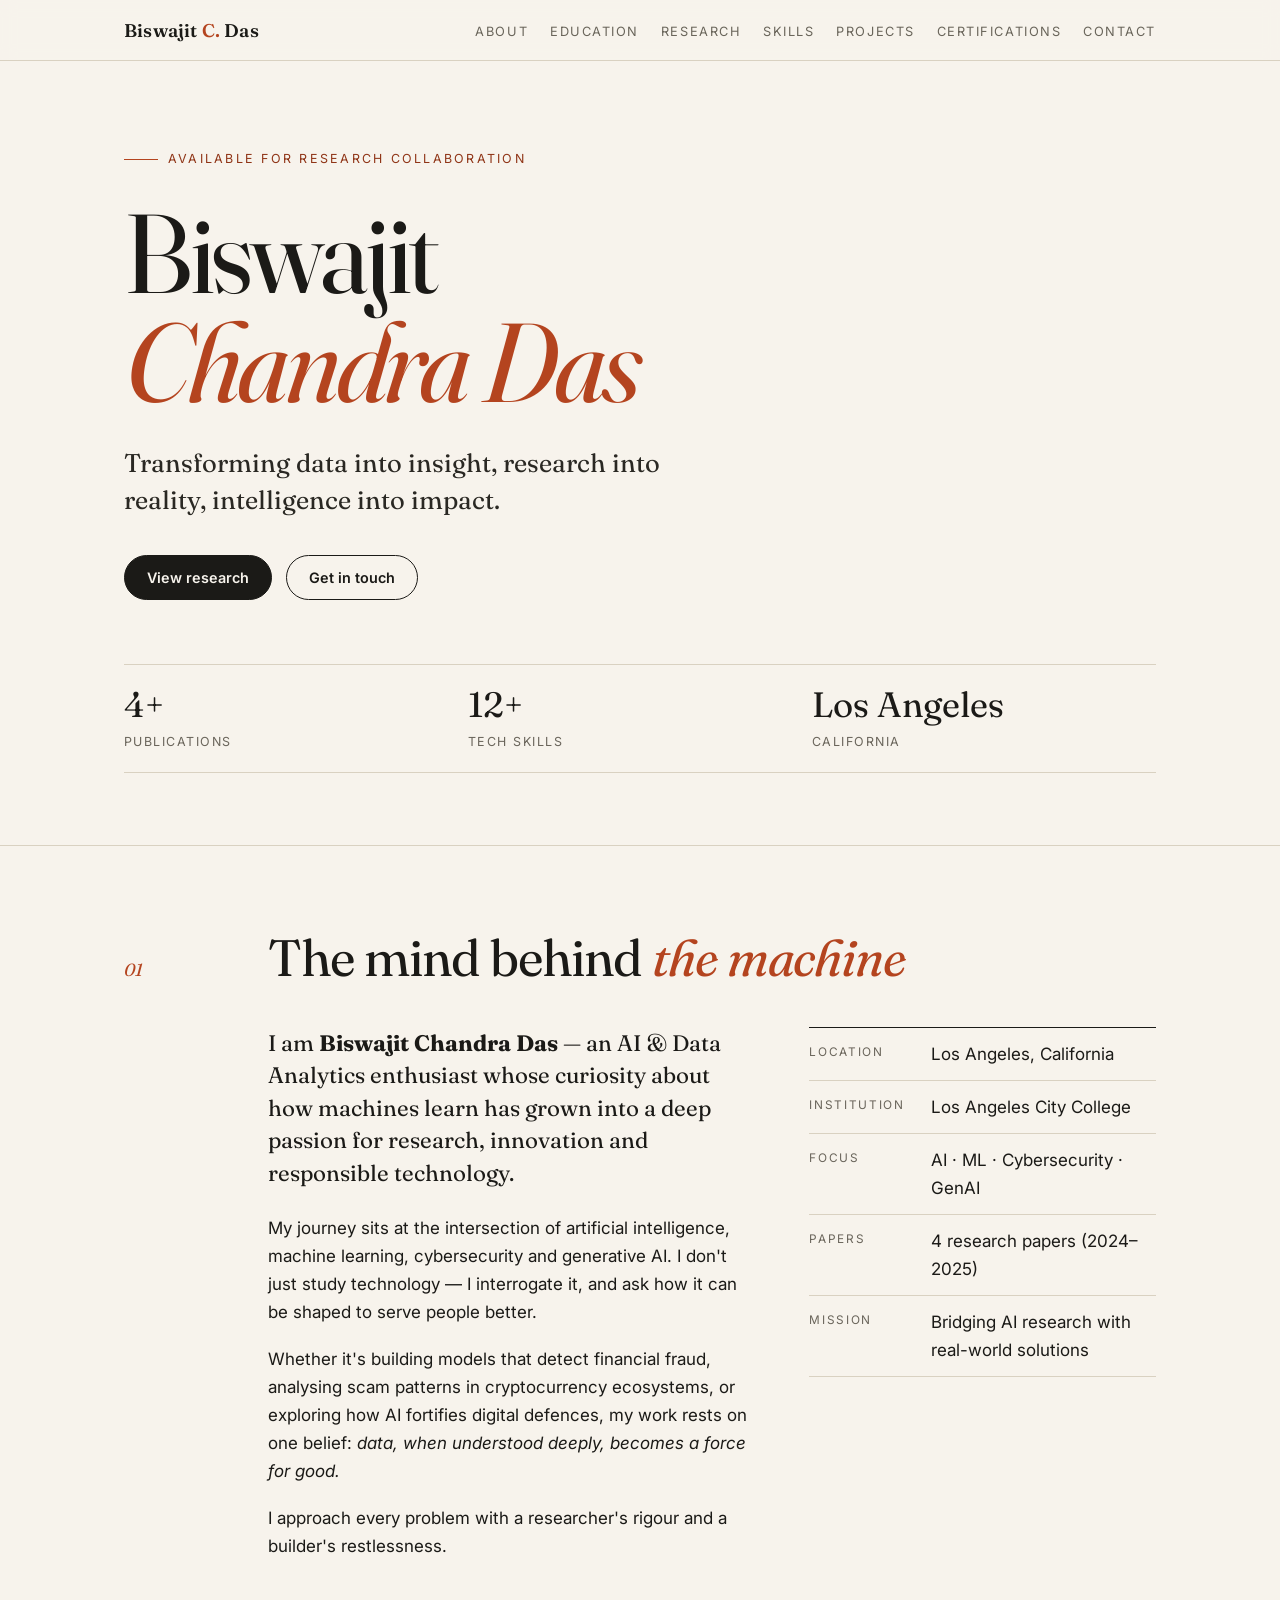
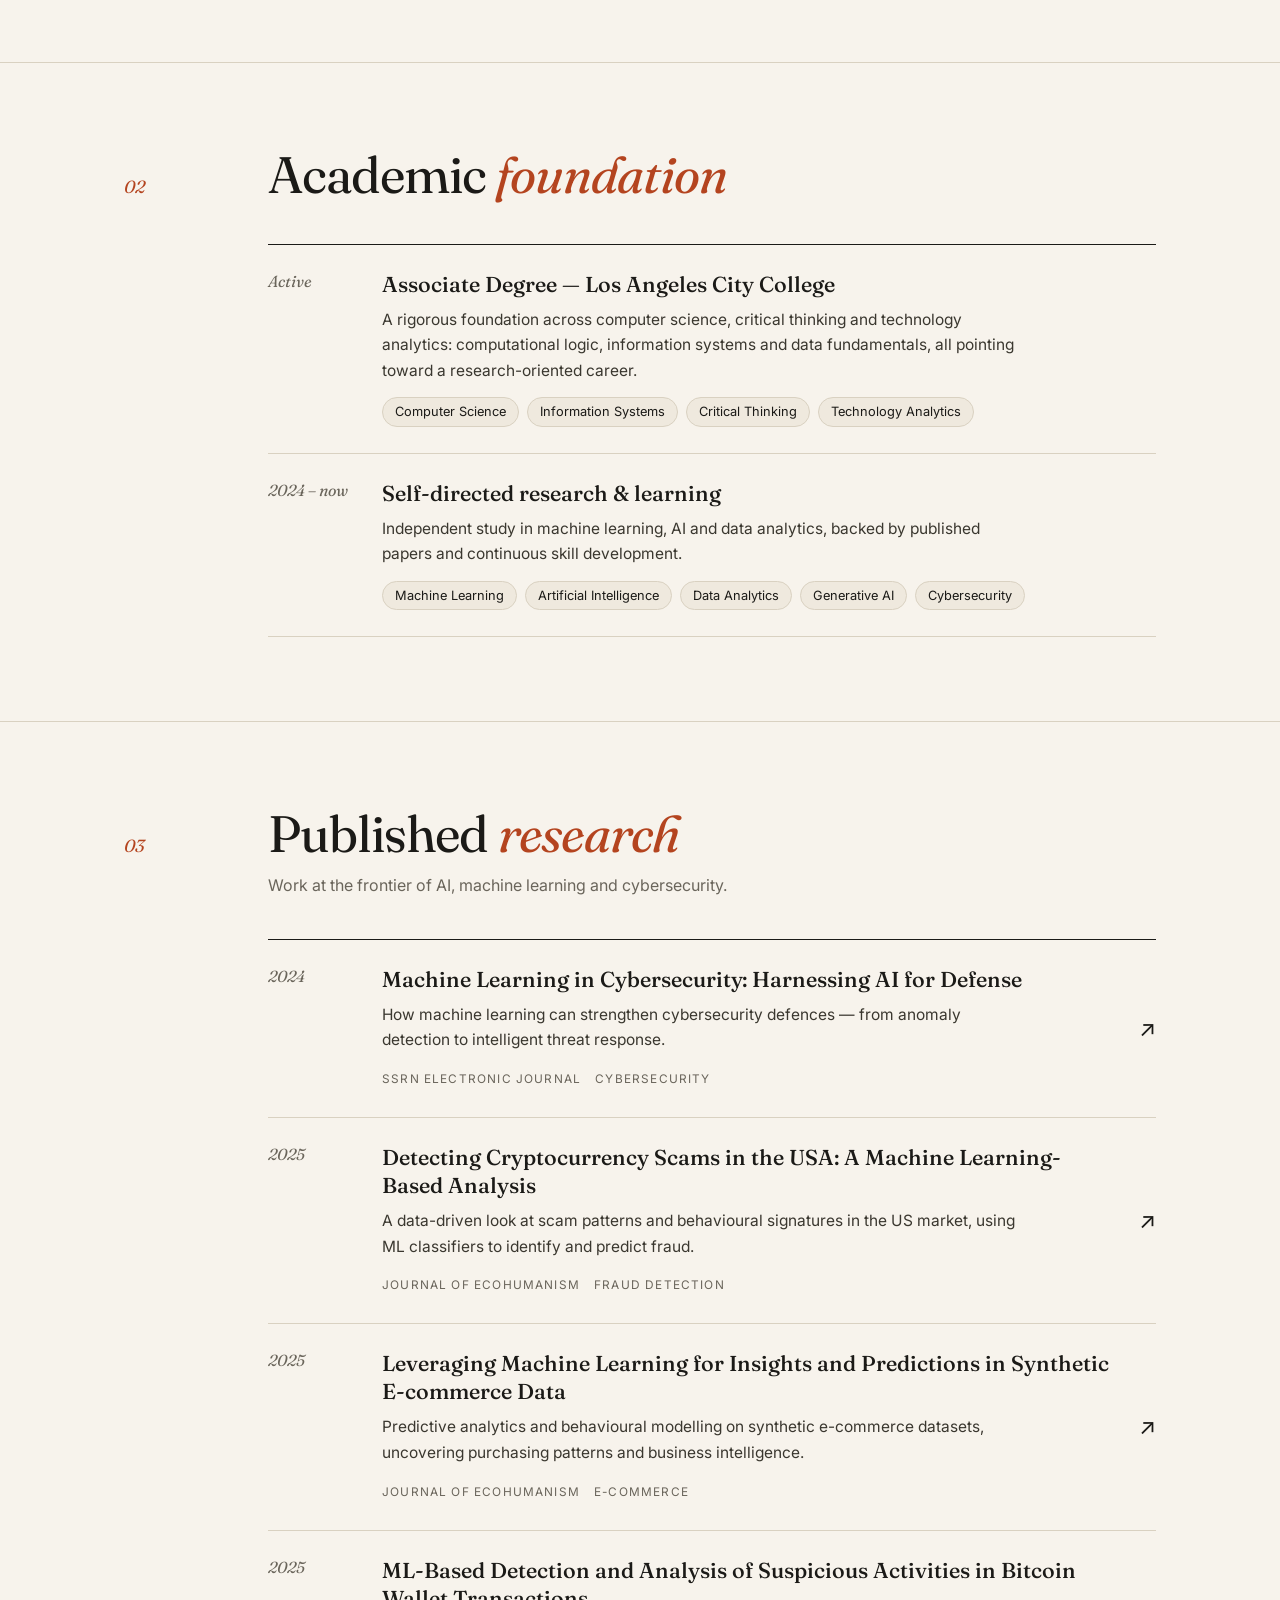
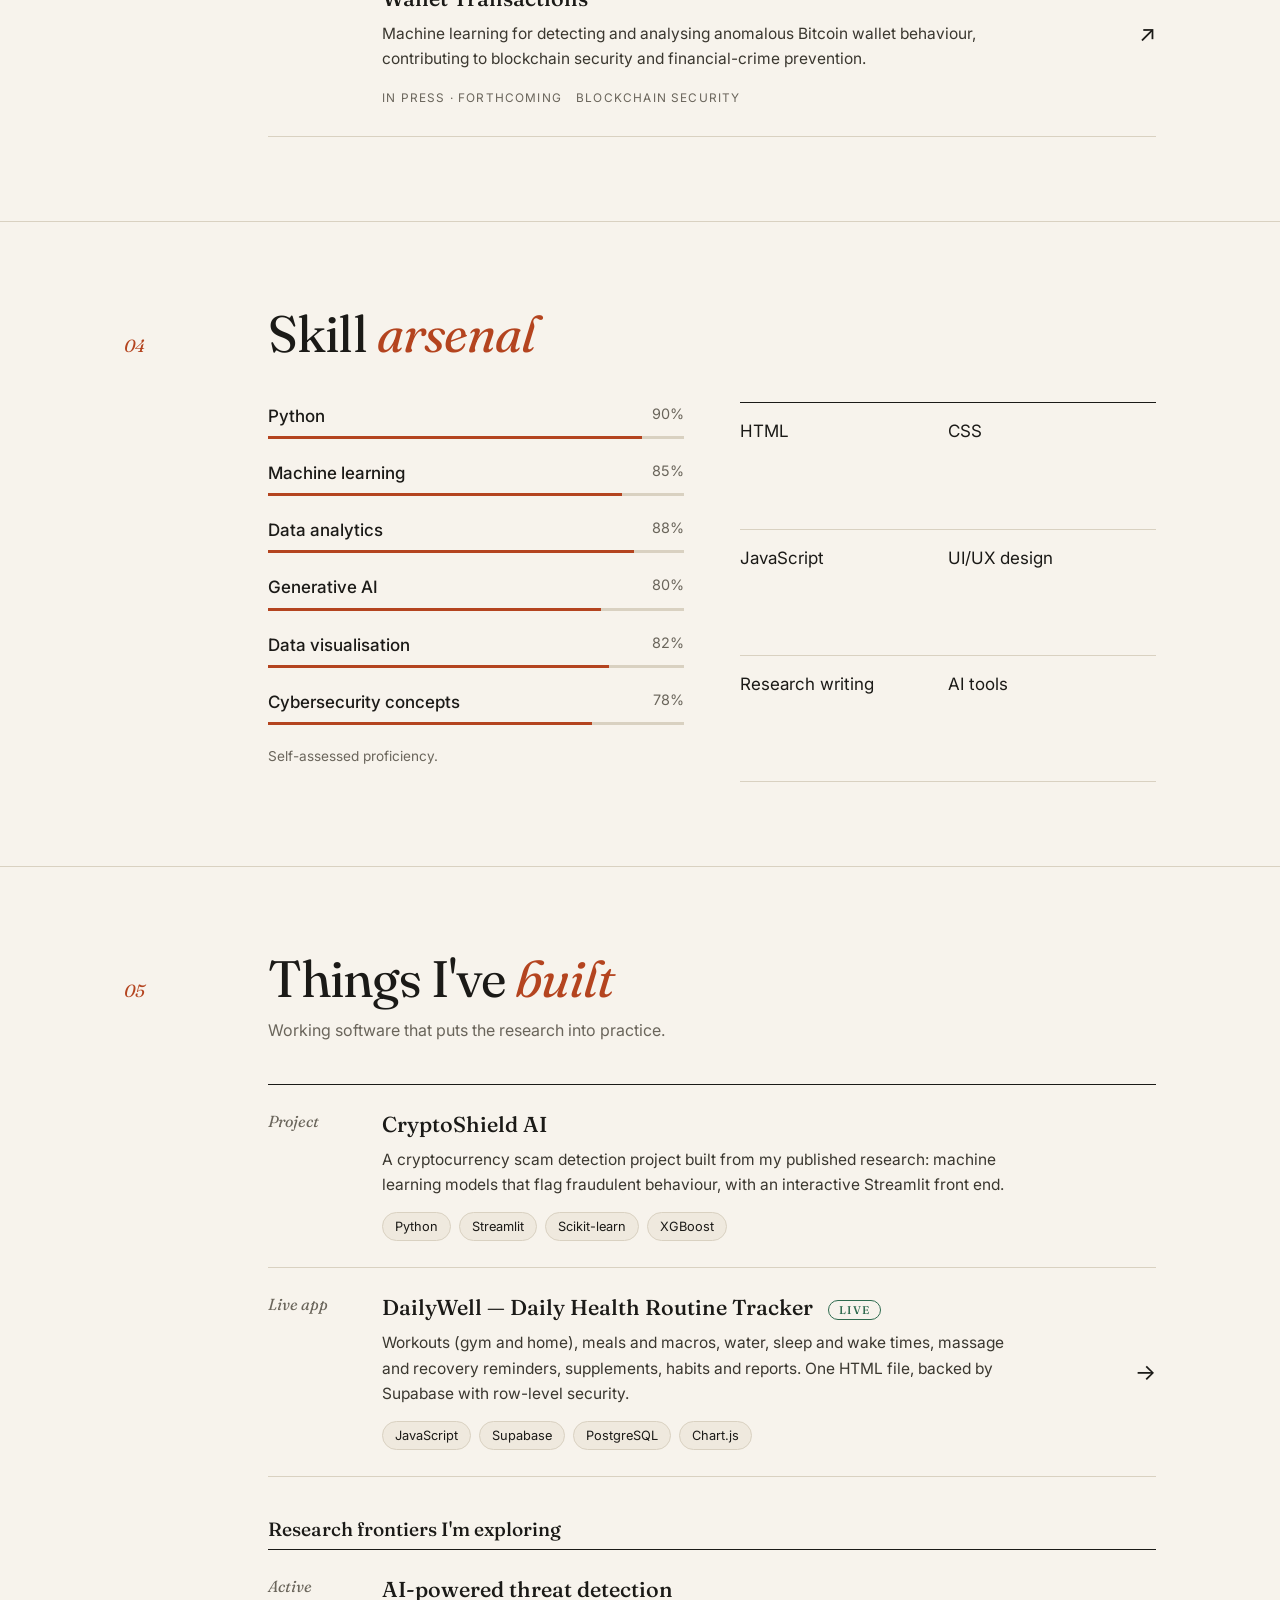
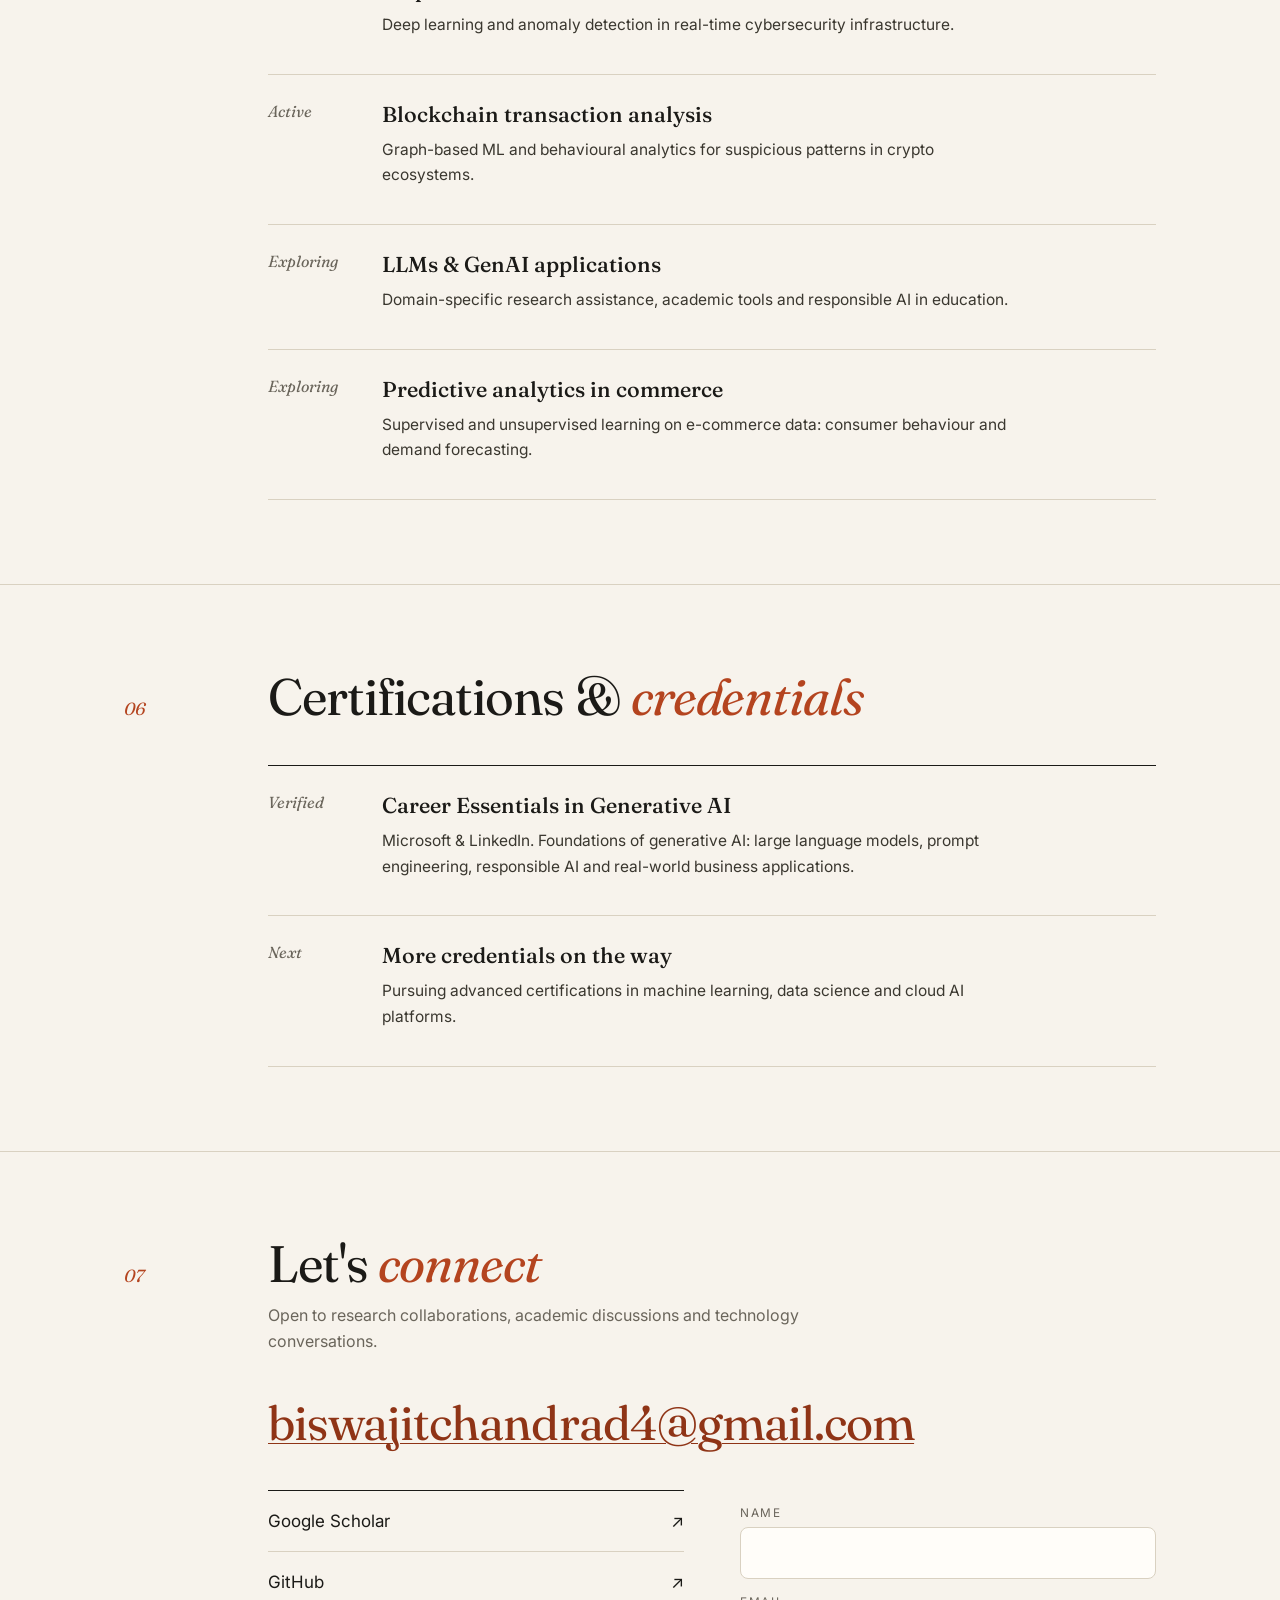
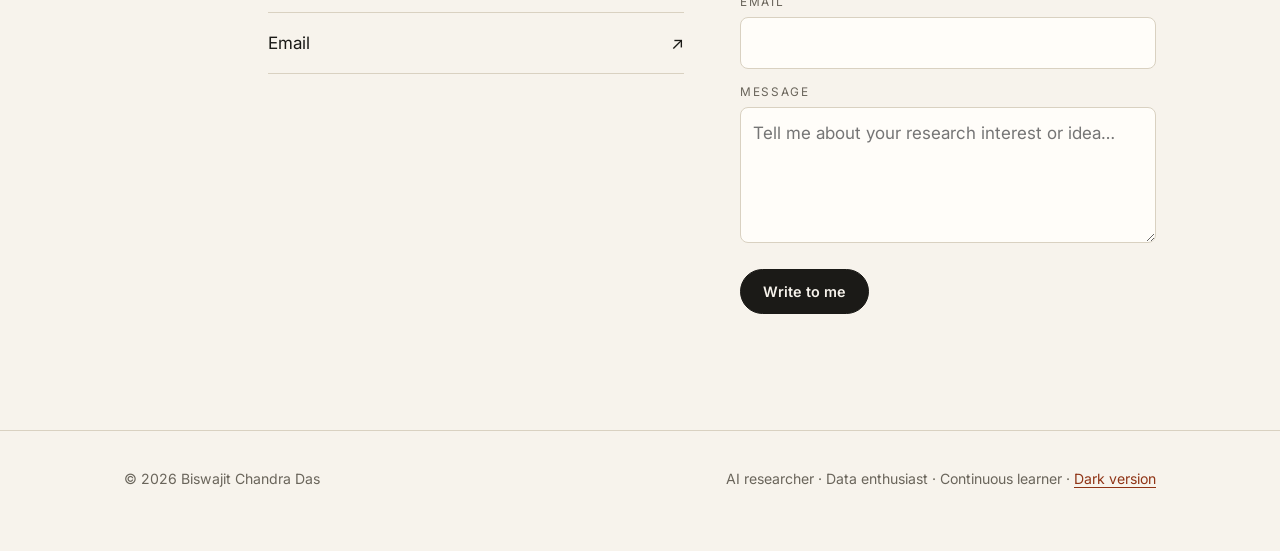
<file: editorial/index.html>
<!DOCTYPE html>
<html lang="en">
<head>
  <meta charset="UTF-8" />
  <meta name="viewport" content="width=device-width, initial-scale=1.0" />
  <title>Biswajit Chandra Das | AI &amp; Research Portfolio</title>
  <meta name="description" content="Biswajit Chandra Das — AI &amp; Data Analytics researcher in Los Angeles. Machine learning, generative AI, cybersecurity and data science." />
  <meta name="author" content="Biswajit Chandra Das" />
  <meta property="og:title" content="Biswajit Chandra Das | AI &amp; Research Portfolio" />
  <meta property="og:description" content="AI &amp; Data Analytics enthusiast. Researcher. Innovator." />
  <link rel="preconnect" href="https://fonts.googleapis.com" />
  <link rel="preconnect" href="https://fonts.gstatic.com" crossorigin />
  <link href="https://fonts.googleapis.com/css2?family=Fraunces:ital,opsz,wght@0,9..144,400;0,9..144,500;1,9..144,400&family=Inter:wght@400;500;600&display=swap" rel="stylesheet" />
  <link rel="stylesheet" href="style.css" />
</head>
<body>
  <a class="skip" href="#main">Skip to content</a>

  <header class="bar">
    <div class="wrap">
      <a class="mark" href="#top">Biswajit <i>C.</i> Das</a>
      <button class="menu" id="menu" aria-expanded="false" aria-controls="links">Menu</button>
      <ul class="links" id="links">
        <li><a href="#about">About</a></li>
        <li><a href="#education">Education</a></li>
        <li><a href="#research">Research</a></li>
        <li><a href="#skills">Skills</a></li>
        <li><a href="#work">Projects</a></li>
        <li><a href="#certifications">Certifications</a></li>
        <li><a href="#contact">Contact</a></li>
      </ul>
    </div>
  </header>

  <main id="main">
    <!-- HERO -->
    <section class="hero" id="top">
      <div class="wrap">
        <p class="eyebrow">Available for research collaboration</p>
        <h1>Biswajit<br /><em>Chandra Das</em></h1>
        <p class="lede">Transforming data into insight, research into reality, intelligence into impact.</p>
        <div class="cta">
          <a class="btn solid" href="#research">View research</a>
          <a class="btn" href="#contact">Get in touch</a>
        </div>
        <div class="facts">
          <div><b>4+</b><span>Publications</span></div>
          <div><b>12+</b><span>Tech skills</span></div>
          <div><b>Los Angeles</b><span>California</span></div>
        </div>
      </div>
    </section>

    <!-- ABOUT -->
    <section class="s" id="about">
      <div class="wrap">
        <div class="head rv"><span class="num">01</span><h2>The mind behind <em>the machine</em></h2></div>
        <div class="body cols">
          <div class="rv">
            <p class="big">I am <strong>Biswajit Chandra Das</strong> — an AI &amp; Data Analytics enthusiast whose curiosity about how machines learn has grown into a deep passion for research, innovation and responsible technology.</p>
            <p>My journey sits at the intersection of artificial intelligence, machine learning, cybersecurity and generative AI. I don't just study technology — I interrogate it, and ask how it can be shaped to serve people better.</p>
            <p>Whether it's building models that detect financial fraud, analysing scam patterns in cryptocurrency ecosystems, or exploring how AI fortifies digital defences, my work rests on one belief: <em>data, when understood deeply, becomes a force for good.</em></p>
            <p>I approach every problem with a researcher's rigour and a builder's restlessness.</p>
          </div>
          <dl class="meta rv">
            <div><dt>Location</dt><dd>Los Angeles, California</dd></div>
            <div><dt>Institution</dt><dd>Los Angeles City College</dd></div>
            <div><dt>Focus</dt><dd>AI · ML · Cybersecurity · GenAI</dd></div>
            <div><dt>Papers</dt><dd>4 research papers (2024–2025)</dd></div>
            <div><dt>Mission</dt><dd>Bridging AI research with real-world solutions</dd></div>
          </dl>
        </div>
      </div>
    </section>

    <!-- EDUCATION -->
    <section class="s" id="education">
      <div class="wrap">
        <div class="head rv"><span class="num">02</span><h2>Academic <em>foundation</em></h2></div>
        <div class="body rv">
          <div class="rows">
            <div class="row">
              <span class="yr">Active</span>
              <div>
                <h3>Associate Degree — Los Angeles City College</h3>
                <p>A rigorous foundation across computer science, critical thinking and technology analytics: computational logic, information systems and data fundamentals, all pointing toward a research-oriented career.</p>
                <div class="chips"><span class="chip">Computer Science</span><span class="chip">Information Systems</span><span class="chip">Critical Thinking</span><span class="chip">Technology Analytics</span></div>
              </div>
              <span></span>
            </div>
            <div class="row">
              <span class="yr">2024 – now</span>
              <div>
                <h3>Self-directed research &amp; learning</h3>
                <p>Independent study in machine learning, AI and data analytics, backed by published papers and continuous skill development.</p>
                <div class="chips"><span class="chip">Machine Learning</span><span class="chip">Artificial Intelligence</span><span class="chip">Data Analytics</span><span class="chip">Generative AI</span><span class="chip">Cybersecurity</span></div>
              </div>
              <span></span>
            </div>
          </div>
        </div>
      </div>
    </section>

    <!-- RESEARCH -->
    <section class="s" id="research">
      <div class="wrap">
        <div class="head rv"><span class="num">03</span><div><h2>Published <em>research</em></h2><p class="sub">Work at the frontier of AI, machine learning and cybersecurity.</p></div></div>
        <div class="body rv">
          <div class="rows">
            <article class="row">
              <span class="yr">2024</span>
              <div>
                <h3>Machine Learning in Cybersecurity: Harnessing AI for Defense</h3>
                <p>How machine learning can strengthen cybersecurity defences — from anomaly detection to intelligent threat response.</p>
                <span class="tag">SSRN Electronic Journal</span><span class="tag">Cybersecurity</span>
              </div>
              <a class="go" href="https://scholar.google.com/citations?user=0VxyHR8AAAAJ&amp;hl=en" target="_blank" rel="noopener noreferrer" aria-label="View on Google Scholar">↗</a>
            </article>
            <article class="row">
              <span class="yr">2025</span>
              <div>
                <h3>Detecting Cryptocurrency Scams in the USA: A Machine Learning-Based Analysis</h3>
                <p>A data-driven look at scam patterns and behavioural signatures in the US market, using ML classifiers to identify and predict fraud.</p>
                <span class="tag">Journal of Ecohumanism</span><span class="tag">Fraud detection</span>
              </div>
              <a class="go" href="https://scholar.google.com/citations?user=0VxyHR8AAAAJ&amp;hl=en" target="_blank" rel="noopener noreferrer" aria-label="View on Google Scholar">↗</a>
            </article>
            <article class="row">
              <span class="yr">2025</span>
              <div>
                <h3>Leveraging Machine Learning for Insights and Predictions in Synthetic E-commerce Data</h3>
                <p>Predictive analytics and behavioural modelling on synthetic e-commerce datasets, uncovering purchasing patterns and business intelligence.</p>
                <span class="tag">Journal of Ecohumanism</span><span class="tag">E-commerce</span>
              </div>
              <a class="go" href="https://scholar.google.com/citations?user=0VxyHR8AAAAJ&amp;hl=en" target="_blank" rel="noopener noreferrer" aria-label="View on Google Scholar">↗</a>
            </article>
            <article class="row">
              <span class="yr">2025</span>
              <div>
                <h3>ML-Based Detection and Analysis of Suspicious Activities in Bitcoin Wallet Transactions</h3>
                <p>Machine learning for detecting and analysing anomalous Bitcoin wallet behaviour, contributing to blockchain security and financial-crime prevention.</p>
                <span class="tag">In press · forthcoming</span><span class="tag">Blockchain security</span>
              </div>
              <a class="go" href="https://scholar.google.com/citations?user=0VxyHR8AAAAJ&amp;hl=en" target="_blank" rel="noopener noreferrer" aria-label="View on Google Scholar">↗</a>
            </article>
          </div>
        </div>
      </div>
    </section>

    <!-- SKILLS -->
    <section class="s" id="skills">
      <div class="wrap">
        <div class="head rv"><span class="num">04</span><h2>Skill <em>arsenal</em></h2></div>
        <div class="body skills rv">
          <div>
            <div class="sk"><b>Python</b><span>90%</span><div class="t"><i style="width:90%"></i></div></div>
            <div class="sk"><b>Machine learning</b><span>85%</span><div class="t"><i style="width:85%"></i></div></div>
            <div class="sk"><b>Data analytics</b><span>88%</span><div class="t"><i style="width:88%"></i></div></div>
            <div class="sk"><b>Generative AI</b><span>80%</span><div class="t"><i style="width:80%"></i></div></div>
            <div class="sk"><b>Data visualisation</b><span>82%</span><div class="t"><i style="width:82%"></i></div></div>
            <div class="sk"><b>Cybersecurity concepts</b><span>78%</span><div class="t"><i style="width:78%"></i></div></div>
            <p class="sub" style="font-size:.85rem">Self-assessed proficiency.</p>
          </div>
          <ul class="stack">
            <li>HTML</li><li>CSS</li><li>JavaScript</li><li>UI/UX design</li><li>Research writing</li><li>AI tools</li>
          </ul>
        </div>
      </div>
    </section>

    <!-- PROJECTS -->
    <section class="s" id="work">
      <div class="wrap">
        <div class="head rv"><span class="num">05</span><div><h2>Things I've <em>built</em></h2><p class="sub">Working software that puts the research into practice.</p></div></div>
        <div class="body rv">
          <div class="rows">
            <article class="row">
              <span class="yr">Project</span>
              <div>
                <h3>CryptoShield AI</h3>
                <p>A cryptocurrency scam detection project built from my published research: machine learning models that flag fraudulent behaviour, with an interactive Streamlit front end.</p>
                <div class="chips"><span class="chip">Python</span><span class="chip">Streamlit</span><span class="chip">Scikit-learn</span><span class="chip">XGBoost</span></div>
              </div>
              <span></span>
            </article>
            <article class="row">
              <span class="yr">Live app</span>
              <div>
                <h3>DailyWell — Daily Health Routine Tracker <span class="status">Live</span></h3>
                <p>Workouts (gym and home), meals and macros, water, sleep and wake times, massage and recovery reminders, supplements, habits and reports. One HTML file, backed by Supabase with row-level security.</p>
                <div class="chips"><span class="chip">JavaScript</span><span class="chip">Supabase</span><span class="chip">PostgreSQL</span><span class="chip">Chart.js</span></div>
              </div>
              <a class="go" href="../dailywell/" aria-label="Open DailyWell">→</a>
            </article>
          </div>
          <h3 style="font:500 1.2rem var(--serif);margin:40px 0 8px">Research frontiers I'm exploring</h3>
          <div class="rows">
            <div class="row"><span class="yr">Active</span><div><h3>AI-powered threat detection</h3><p>Deep learning and anomaly detection in real-time cybersecurity infrastructure.</p></div><span></span></div>
            <div class="row"><span class="yr">Active</span><div><h3>Blockchain transaction analysis</h3><p>Graph-based ML and behavioural analytics for suspicious patterns in crypto ecosystems.</p></div><span></span></div>
            <div class="row"><span class="yr">Exploring</span><div><h3>LLMs &amp; GenAI applications</h3><p>Domain-specific research assistance, academic tools and responsible AI in education.</p></div><span></span></div>
            <div class="row"><span class="yr">Exploring</span><div><h3>Predictive analytics in commerce</h3><p>Supervised and unsupervised learning on e-commerce data: consumer behaviour and demand forecasting.</p></div><span></span></div>
          </div>
        </div>
      </div>
    </section>

    <!-- CERTIFICATIONS -->
    <section class="s" id="certifications">
      <div class="wrap">
        <div class="head rv"><span class="num">06</span><h2>Certifications &amp; <em>credentials</em></h2></div>
        <div class="body rv">
          <div class="rows">
            <div class="row">
              <span class="yr">Verified</span>
              <div>
                <h3>Career Essentials in Generative AI</h3>
                <p>Microsoft &amp; LinkedIn. Foundations of generative AI: large language models, prompt engineering, responsible AI and real-world business applications.</p>
              </div>
              <span></span>
            </div>
            <div class="row">
              <span class="yr">Next</span>
              <div>
                <h3>More credentials on the way</h3>
                <p>Pursuing advanced certifications in machine learning, data science and cloud AI platforms.</p>
              </div>
              <span></span>
            </div>
          </div>
        </div>
      </div>
    </section>

    <!-- CONTACT -->
    <section class="s" id="contact">
      <div class="wrap">
        <div class="head rv"><span class="num">07</span><div><h2>Let's <em>connect</em></h2><p class="sub">Open to research collaborations, academic discussions and technology conversations.</p></div></div>
        <div class="body rv">
          <a class="mail" href="mailto:biswajitchandrad4@gmail.com">biswajitchandrad4@gmail.com</a>
          <div class="contact">
            <ul>
              <li><a href="https://scholar.google.com/citations?user=0VxyHR8AAAAJ&amp;hl=en" target="_blank" rel="noopener noreferrer"><span>Google Scholar</span><span>↗</span></a></li>
              <li><a href="https://github.com/Biswajitdas01" target="_blank" rel="noopener noreferrer"><span>GitHub</span><span>↗</span></a></li>
              <li><a href="mailto:biswajitchandrad4@gmail.com"><span>Email</span><span>↗</span></a></li>
            </ul>
            <form id="form" novalidate>
              <label for="n">Name</label><input id="n" autocomplete="name" />
              <label for="e">Email</label><input id="e" type="email" autocomplete="email" />
              <label for="m">Message</label><textarea id="m" rows="4" placeholder="Tell me about your research interest or idea…"></textarea>
              <button class="btn solid" type="submit">Write to me</button>
              <div id="note" role="status"></div>
            </form>
          </div>
        </div>
      </div>
    </section>
  </main>

  <footer>
    <div class="wrap">
      <span>© <span id="yr"></span> Biswajit Chandra Das</span>
      <span>AI researcher · Data enthusiast · Continuous learner · <a href="../">Dark version</a></span>
    </div>
  </footer>

  <script>
  (function () {
    document.documentElement.classList.add('js');
    var $ = function (s) { return document.querySelector(s); };
    $('#yr').textContent = new Date().getFullYear();

    var menu = $('#menu'), links = $('#links');
    menu.addEventListener('click', function () {
      var open = links.classList.toggle('open'); menu.setAttribute('aria-expanded', open);
    });
    links.addEventListener('click', function (e) { if (e.target.tagName === 'A') { links.classList.remove('open'); menu.setAttribute('aria-expanded', 'false'); } });

    // scroll reveal + active link
    if ('IntersectionObserver' in window) {
      var io = new IntersectionObserver(function (es) { es.forEach(function (e) { if (e.isIntersecting) { e.target.classList.add('in'); io.unobserve(e.target); } }); }, { threshold: 0.08 });
      document.querySelectorAll('.rv').forEach(function (el) { io.observe(el); });
      var map = {}; document.querySelectorAll('.links a').forEach(function (a) { map[a.getAttribute('href').slice(1)] = a; });
      var so = new IntersectionObserver(function (es) { es.forEach(function (e) { if (e.isIntersecting) { Object.keys(map).forEach(function (k) { map[k].classList.toggle('on', k === e.target.id); }); } }); }, { rootMargin: '-40% 0px -55% 0px' });
      document.querySelectorAll('section[id]').forEach(function (s) { so.observe(s); });
    } else { document.querySelectorAll('.rv').forEach(function (el) { el.classList.add('in'); }); }

    // contact form: opens the visitor's email app (this static site has no server to send mail)
    $('#form').addEventListener('submit', function (ev) {
      ev.preventDefault();
      var n = $('#n').value.trim(), e = $('#e').value.trim(), m = $('#m').value.trim(), note = $('#note');
      if (!n || !e || !m) { note.style.color = '#b45309'; note.textContent = 'Please fill in all fields.'; return; }
      if (!/^[^\s@]+@[^\s@]+\.[^\s@]+$/.test(e)) { note.style.color = '#b45309'; note.textContent = 'Please enter a valid email address.'; return; }
      note.style.color = '#2f6b4f'; note.textContent = 'Opening your email app… press Send there to deliver the message.';
      location.href = 'mailto:biswajitchandrad4@gmail.com?subject=' + encodeURIComponent('Portfolio message from ' + n) + '&body=' + encodeURIComponent(m + '\n\n— ' + n + ' (' + e + ')');
    });
  })();
  </script>
</body>
</html>
</file>
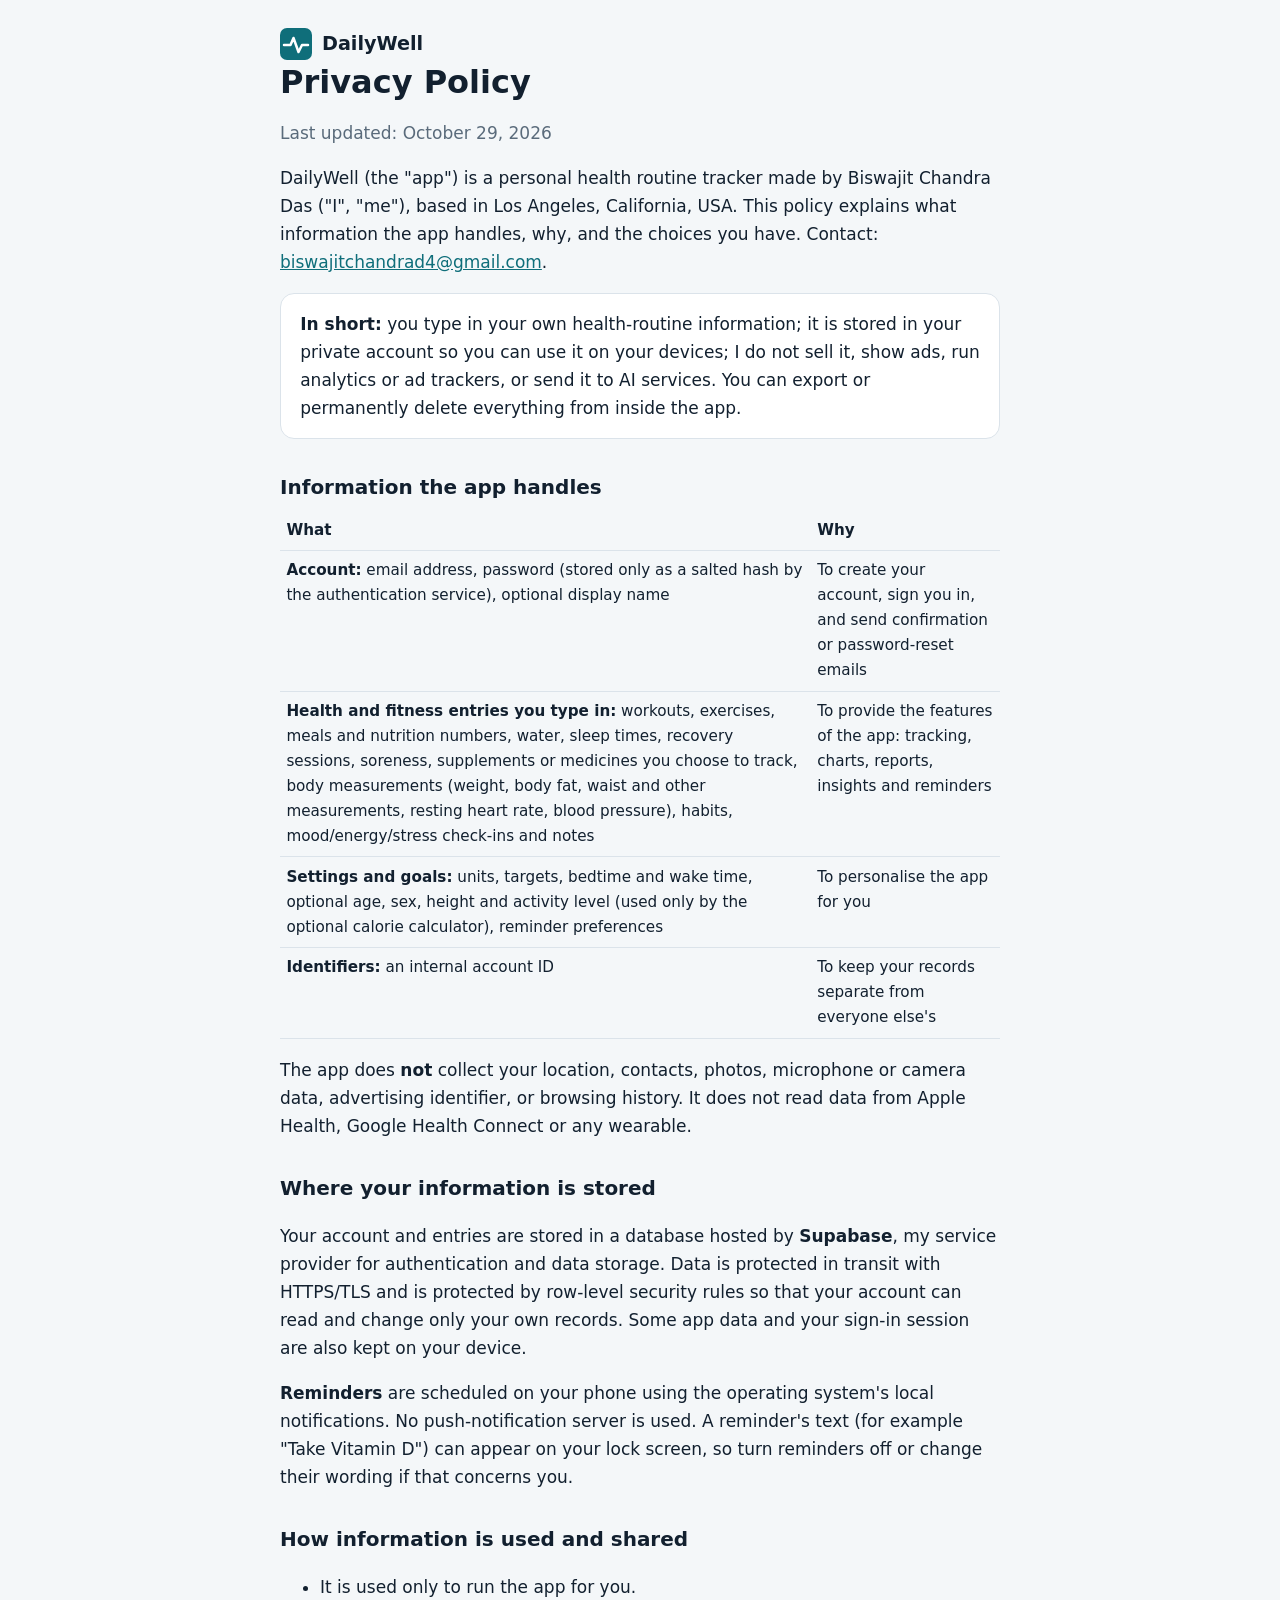
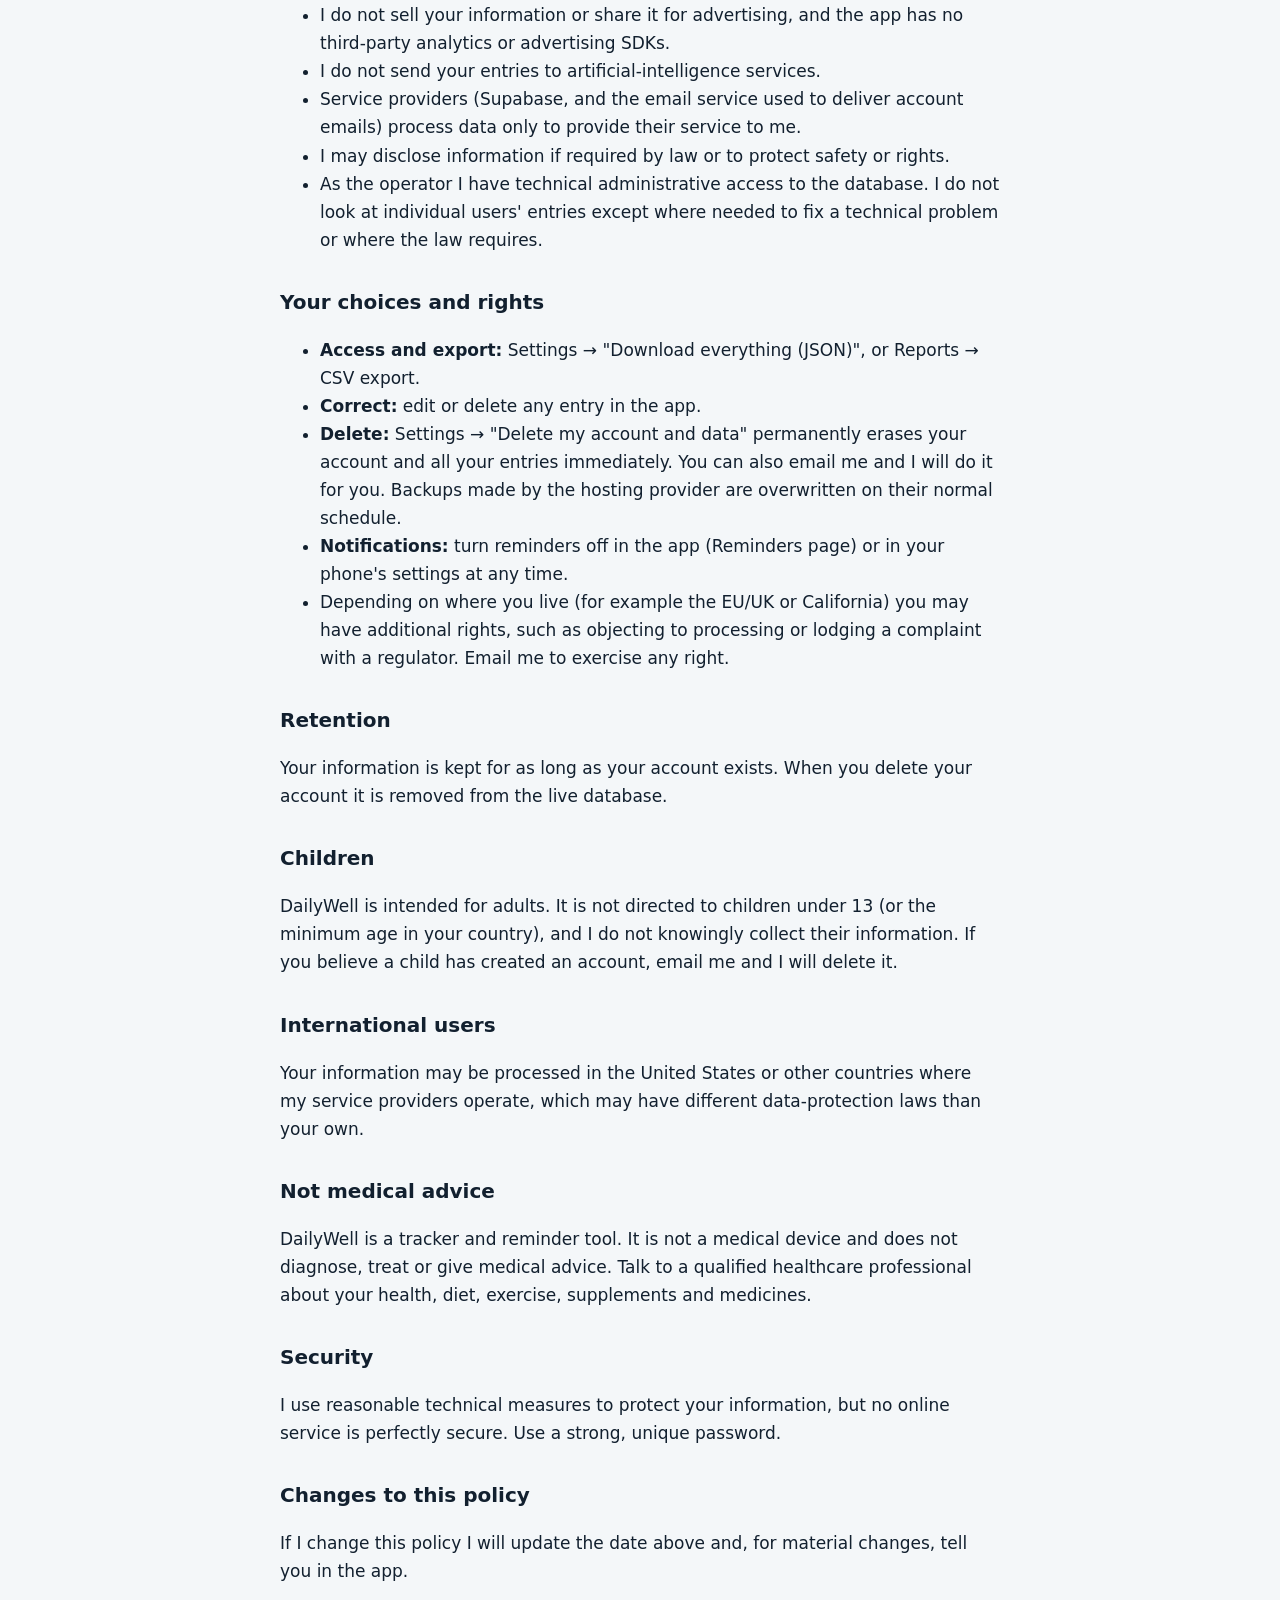
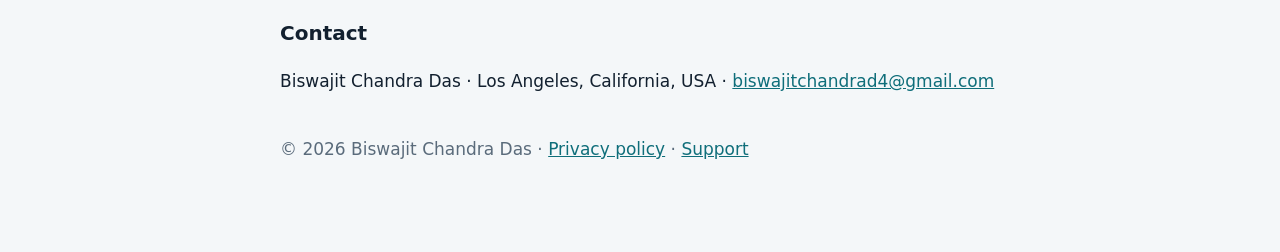
<file: dailywell/privacy.html>
<!DOCTYPE html>
<html lang="en"><head><meta charset="utf-8"><meta name="viewport" content="width=device-width,initial-scale=1">
<title>Privacy Policy — DailyWell</title><meta name="robots" content="index,follow">
<style>:root{--bg:#f4f7f9;--card:#fff;--text:#12202f;--muted:#5a6b7b;--border:#dbe3ea;--primary:#0f6e7a}
@media (prefers-color-scheme:dark){:root{--bg:#0d151c;--card:#16212b;--text:#e8eef3;--muted:#9fb0bf;--border:#2a3946;--primary:#3fb7c4}}
*{box-sizing:border-box}body{margin:0;background:var(--bg);color:var(--text);font:17px/1.65 system-ui,-apple-system,"Segoe UI",Roboto,Helvetica,Arial,sans-serif}
main{max-width:760px;margin:0 auto;padding:28px 20px 72px}
h1{font-size:2rem;line-height:1.2;margin:.2rem 0 .3rem}h2{font-size:1.25rem;margin:2rem 0 .4rem}
a{color:var(--primary)}.muted{color:var(--muted)}.brand{display:flex;gap:10px;align-items:center;font-weight:800;font-size:1.2rem;text-decoration:none;color:var(--text)}
.card{background:var(--card);border:1px solid var(--border);border-radius:14px;padding:1rem 1.2rem;margin:1rem 0}
table{border-collapse:collapse;width:100%;font-size:.95rem}th,td{border-bottom:1px solid var(--border);padding:.45rem .4rem;text-align:left;vertical-align:top}
</style></head><body><main>
<a class="brand" href="./"><svg width="32" height="32" viewBox="0 0 64 64" aria-hidden="true"><rect width="64" height="64" rx="14" fill="#0f6e7a"/><path d="M8 34h13l6-14 10 28 7-14h12" fill="none" stroke="#fff" stroke-width="5" stroke-linecap="round" stroke-linejoin="round"/></svg> DailyWell</a>
<h1>Privacy Policy</h1>
<p class="muted">Last updated: October 29, 2026</p>
<p>DailyWell (the "app") is a personal health routine tracker made by Biswajit Chandra Das ("I", "me"), based in Los Angeles, California, USA. This policy explains what information the app handles, why, and the choices you have. Contact: <a href="mailto:biswajitchandrad4@gmail.com">biswajitchandrad4@gmail.com</a>.</p>
<div class="card"><strong>In short:</strong> you type in your own health-routine information; it is stored in your private account so you can use it on your devices; I do not sell it, show ads, run analytics or ad trackers, or send it to AI services. You can export or permanently delete everything from inside the app.</div>

<h2>Information the app handles</h2>
<table>
<tr><th>What</th><th>Why</th></tr>
<tr><td><strong>Account:</strong> email address, password (stored only as a salted hash by the authentication service), optional display name</td><td>To create your account, sign you in, and send confirmation or password-reset emails</td></tr>
<tr><td><strong>Health and fitness entries you type in:</strong> workouts, exercises, meals and nutrition numbers, water, sleep times, recovery sessions, soreness, supplements or medicines you choose to track, body measurements (weight, body fat, waist and other measurements, resting heart rate, blood pressure), habits, mood/energy/stress check-ins and notes</td><td>To provide the features of the app: tracking, charts, reports, insights and reminders</td></tr>
<tr><td><strong>Settings and goals:</strong> units, targets, bedtime and wake time, optional age, sex, height and activity level (used only by the optional calorie calculator), reminder preferences</td><td>To personalise the app for you</td></tr>
<tr><td><strong>Identifiers:</strong> an internal account ID</td><td>To keep your records separate from everyone else's</td></tr>
</table>
<p>The app does <strong>not</strong> collect your location, contacts, photos, microphone or camera data, advertising identifier, or browsing history. It does not read data from Apple Health, Google Health Connect or any wearable.</p>

<h2>Where your information is stored</h2>
<p>Your account and entries are stored in a database hosted by <strong>Supabase</strong>, my service provider for authentication and data storage. Data is protected in transit with HTTPS/TLS and is protected by row-level security rules so that your account can read and change only your own records. Some app data and your sign-in session are also kept on your device.</p>
<p><strong>Reminders</strong> are scheduled on your phone using the operating system's local notifications. No push-notification server is used. A reminder's text (for example "Take Vitamin D") can appear on your lock screen, so turn reminders off or change their wording if that concerns you.</p>

<h2>How information is used and shared</h2>
<ul>
<li>It is used only to run the app for you.</li>
<li>I do not sell your information or share it for advertising, and the app has no third-party analytics or advertising SDKs.</li>
<li>I do not send your entries to artificial-intelligence services.</li>
<li>Service providers (Supabase, and the email service used to deliver account emails) process data only to provide their service to me.</li>
<li>I may disclose information if required by law or to protect safety or rights.</li>
<li>As the operator I have technical administrative access to the database. I do not look at individual users' entries except where needed to fix a technical problem or where the law requires.</li>
</ul>

<h2>Your choices and rights</h2>
<ul>
<li><strong>Access and export:</strong> Settings → "Download everything (JSON)", or Reports → CSV export.</li>
<li><strong>Correct:</strong> edit or delete any entry in the app.</li>
<li><strong>Delete:</strong> Settings → "Delete my account and data" permanently erases your account and all your entries immediately. You can also email me and I will do it for you. Backups made by the hosting provider are overwritten on their normal schedule.</li>
<li><strong>Notifications:</strong> turn reminders off in the app (Reminders page) or in your phone's settings at any time.</li>
<li>Depending on where you live (for example the EU/UK or California) you may have additional rights, such as objecting to processing or lodging a complaint with a regulator. Email me to exercise any right.</li>
</ul>

<h2>Retention</h2>
<p>Your information is kept for as long as your account exists. When you delete your account it is removed from the live database.</p>

<h2>Children</h2>
<p>DailyWell is intended for adults. It is not directed to children under 13 (or the minimum age in your country), and I do not knowingly collect their information. If you believe a child has created an account, email me and I will delete it.</p>

<h2>International users</h2>
<p>Your information may be processed in the United States or other countries where my service providers operate, which may have different data-protection laws than your own.</p>

<h2>Not medical advice</h2>
<p>DailyWell is a tracker and reminder tool. It is not a medical device and does not diagnose, treat or give medical advice. Talk to a qualified healthcare professional about your health, diet, exercise, supplements and medicines.</p>

<h2>Security</h2>
<p>I use reasonable technical measures to protect your information, but no online service is perfectly secure. Use a strong, unique password.</p>

<h2>Changes to this policy</h2>
<p>If I change this policy I will update the date above and, for material changes, tell you in the app.</p>

<h2>Contact</h2>
<p>Biswajit Chandra Das · Los Angeles, California, USA · <a href="mailto:biswajitchandrad4@gmail.com">biswajitchandrad4@gmail.com</a></p>
<p class="muted" style="margin-top:2.5rem">© 2026 Biswajit Chandra Das · <a href="privacy.html">Privacy policy</a> · <a href="support.html">Support</a></p>
</main></body></html>
</file>
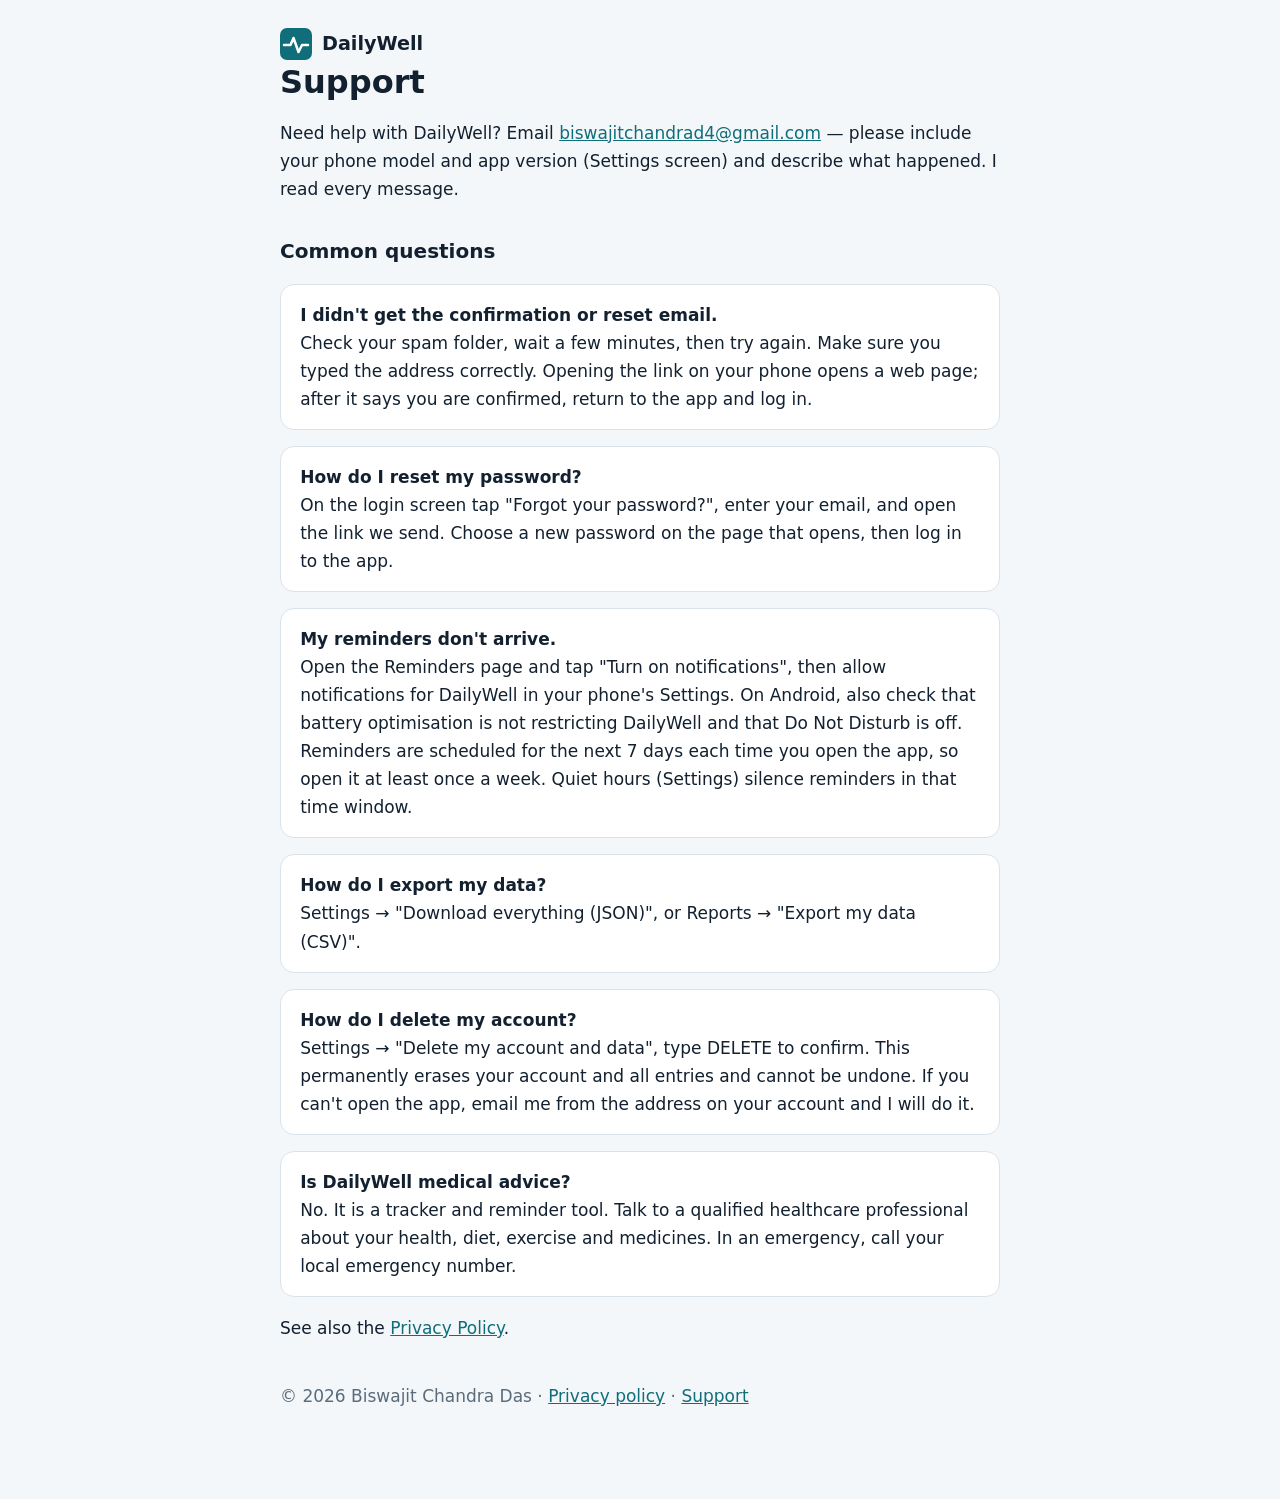
<file: dailywell/support.html>
<!DOCTYPE html>
<html lang="en"><head><meta charset="utf-8"><meta name="viewport" content="width=device-width,initial-scale=1">
<title>Support — DailyWell</title><meta name="robots" content="index,follow">
<style>:root{--bg:#f4f7f9;--card:#fff;--text:#12202f;--muted:#5a6b7b;--border:#dbe3ea;--primary:#0f6e7a}
@media (prefers-color-scheme:dark){:root{--bg:#0d151c;--card:#16212b;--text:#e8eef3;--muted:#9fb0bf;--border:#2a3946;--primary:#3fb7c4}}
*{box-sizing:border-box}body{margin:0;background:var(--bg);color:var(--text);font:17px/1.65 system-ui,-apple-system,"Segoe UI",Roboto,Helvetica,Arial,sans-serif}
main{max-width:760px;margin:0 auto;padding:28px 20px 72px}
h1{font-size:2rem;line-height:1.2;margin:.2rem 0 .3rem}h2{font-size:1.25rem;margin:2rem 0 .4rem}
a{color:var(--primary)}.muted{color:var(--muted)}.brand{display:flex;gap:10px;align-items:center;font-weight:800;font-size:1.2rem;text-decoration:none;color:var(--text)}
.card{background:var(--card);border:1px solid var(--border);border-radius:14px;padding:1rem 1.2rem;margin:1rem 0}
table{border-collapse:collapse;width:100%;font-size:.95rem}th,td{border-bottom:1px solid var(--border);padding:.45rem .4rem;text-align:left;vertical-align:top}
</style></head><body><main>
<a class="brand" href="./"><svg width="32" height="32" viewBox="0 0 64 64" aria-hidden="true"><rect width="64" height="64" rx="14" fill="#0f6e7a"/><path d="M8 34h13l6-14 10 28 7-14h12" fill="none" stroke="#fff" stroke-width="5" stroke-linecap="round" stroke-linejoin="round"/></svg> DailyWell</a>
<h1>Support</h1>
<p>Need help with DailyWell? Email <a href="mailto:biswajitchandrad4@gmail.com?subject=DailyWell%20support">biswajitchandrad4@gmail.com</a> — please include your phone model and app version (Settings screen) and describe what happened. I read every message.</p>

<h2>Common questions</h2>
<div class="card"><strong>I didn't get the confirmation or reset email.</strong><br>Check your spam folder, wait a few minutes, then try again. Make sure you typed the address correctly. Opening the link on your phone opens a web page; after it says you are confirmed, return to the app and log in.</div>
<div class="card"><strong>How do I reset my password?</strong><br>On the login screen tap "Forgot your password?", enter your email, and open the link we send. Choose a new password on the page that opens, then log in to the app.</div>
<div class="card"><strong>My reminders don't arrive.</strong><br>Open the Reminders page and tap "Turn on notifications", then allow notifications for DailyWell in your phone's Settings. On Android, also check that battery optimisation is not restricting DailyWell and that Do Not Disturb is off. Reminders are scheduled for the next 7 days each time you open the app, so open it at least once a week. Quiet hours (Settings) silence reminders in that time window.</div>
<div class="card"><strong>How do I export my data?</strong><br>Settings → "Download everything (JSON)", or Reports → "Export my data (CSV)".</div>
<div class="card" id="delete"><strong>How do I delete my account?</strong><br>Settings → "Delete my account and data", type DELETE to confirm. This permanently erases your account and all entries and cannot be undone. If you can't open the app, email me from the address on your account and I will do it.</div>
<div class="card"><strong>Is DailyWell medical advice?</strong><br>No. It is a tracker and reminder tool. Talk to a qualified healthcare professional about your health, diet, exercise and medicines. In an emergency, call your local emergency number.</div>
<p>See also the <a href="privacy.html">Privacy Policy</a>.</p>
<p class="muted" style="margin-top:2.5rem">© 2026 Biswajit Chandra Das · <a href="privacy.html">Privacy policy</a> · <a href="support.html">Support</a></p>
</main></body></html>
</file>
<file: style.css>
/* ============================================================
   BISWAJIT CHANDRA DAS — AI Portfolio
   Futuristic Dark Theme | Glassmorphism | Neumorphism
   ============================================================ */

/* ── Custom Properties ─────────────────────────────────────── */
:root {
  /* Colors */
  --bg-primary:    #040810;
  --bg-secondary:  #080f1c;
  --bg-tertiary:   #0d1929;
  --surface:       rgba(13, 25, 41, 0.7);
  --surface-light: rgba(20, 40, 65, 0.6);

  --accent-cyan:   #00d4ff;
  --accent-blue:   #0066ff;
  --accent-violet: #7c3aed;
  --accent-green:  #00ff9d;
  --accent-amber:  #f59e0b;

  --text-primary:  #e8f4ff;
  --text-secondary:#8ab4d0;
  --text-muted:    #4a6f8a;

  --border:        rgba(0, 212, 255, 0.12);
  --border-hover:  rgba(0, 212, 255, 0.35);
  --glow-cyan:     0 0 20px rgba(0, 212, 255, 0.3);
  --glow-blue:     0 0 30px rgba(0, 102, 255, 0.2);

  /* Typography */
  --font-display: 'Syne', sans-serif;
  --font-mono:    'Space Mono', monospace;
  --font-body:    'DM Sans', sans-serif;

  /* Spacing */
  --section-gap:  120px;
  --container:    1160px;

  /* Transitions */
  --ease:         cubic-bezier(0.25, 0.46, 0.45, 0.94);
  --ease-bounce:  cubic-bezier(0.34, 1.56, 0.64, 1);
}

/* ── Reset & Base ────────────────────────────────────────────── */
*, *::before, *::after { box-sizing: border-box; margin: 0; padding: 0; }

html {
  scroll-behavior: smooth;
  font-size: 16px;
  -webkit-font-smoothing: antialiased;
}

body {
  background-color: var(--bg-primary);
  color: var(--text-primary);
  font-family: var(--font-body);
  font-weight: 400;
  line-height: 1.7;
  overflow-x: hidden;
  cursor: none;
}

/* ── Particle Canvas ─────────────────────────────────────────── */
#particleCanvas {
  position: fixed;
  inset: 0;
  z-index: 0;
  pointer-events: none;
}

/* ── Custom Cursor ───────────────────────────────────────────── */
.cursor-dot,
.cursor-ring {
  position: fixed;
  top: 0; left: 0;
  pointer-events: none;
  z-index: 9999;
  transform: translate(-50%, -50%);
  transition-property: transform, opacity;
  transition-timing-function: var(--ease);
}

.cursor-dot {
  width: 6px; height: 6px;
  background: var(--accent-cyan);
  border-radius: 50%;
  transition-duration: 0.1s;
  box-shadow: 0 0 10px var(--accent-cyan);
}

.cursor-ring {
  width: 36px; height: 36px;
  border: 1.5px solid rgba(0, 212, 255, 0.5);
  border-radius: 50%;
  transition-duration: 0.35s;
  mix-blend-mode: difference;
}

body:has(a:hover) .cursor-ring,
body:has(button:hover) .cursor-ring {
  transform: translate(-50%, -50%) scale(1.7);
  border-color: var(--accent-cyan);
}

/* ── Selection ───────────────────────────────────────────────── */
::selection {
  background: rgba(0, 212, 255, 0.25);
  color: var(--text-primary);
}

/* ── Scrollbar ───────────────────────────────────────────────── */
::-webkit-scrollbar { width: 4px; }
::-webkit-scrollbar-track { background: var(--bg-primary); }
::-webkit-scrollbar-thumb {
  background: var(--accent-cyan);
  border-radius: 2px;
}

/* ── Utility ─────────────────────────────────────────────────── */
.container {
  max-width: var(--container);
  margin: 0 auto;
  padding: 0 2rem;
}

.section { padding: var(--section-gap) 0; position: relative; z-index: 1; }

.gradient-text {
  background: linear-gradient(135deg, var(--accent-cyan), var(--accent-violet));
  -webkit-background-clip: text;
  -webkit-text-fill-color: transparent;
  background-clip: text;
}

.glass-card {
  background: var(--surface);
  border: 1px solid var(--border);
  border-radius: 16px;
  backdrop-filter: blur(20px);
  -webkit-backdrop-filter: blur(20px);
  transition: border-color 0.3s var(--ease),
              box-shadow 0.3s var(--ease),
              transform 0.3s var(--ease);
}

.glass-card:hover {
  border-color: var(--border-hover);
  box-shadow: var(--glow-cyan), inset 0 1px 0 rgba(255,255,255,0.05);
  transform: translateY(-4px);
}

/* Buttons */
.btn {
  display: inline-flex;
  align-items: center;
  gap: 0.5rem;
  padding: 0.8rem 2rem;
  border-radius: 8px;
  font-family: var(--font-mono);
  font-size: 0.85rem;
  font-weight: 700;
  text-decoration: none;
  cursor: pointer;
  border: none;
  transition: all 0.3s var(--ease);
  letter-spacing: 0.05em;
}

.btn-primary {
  background: linear-gradient(135deg, var(--accent-cyan), var(--accent-blue));
  color: #000;
  box-shadow: 0 4px 20px rgba(0, 212, 255, 0.35);
}

.btn-primary:hover {
  box-shadow: 0 6px 30px rgba(0, 212, 255, 0.6);
  transform: translateY(-2px);
}

.btn-ghost {
  background: transparent;
  color: var(--text-primary);
  border: 1px solid var(--border);
}

.btn-ghost:hover {
  border-color: var(--accent-cyan);
  color: var(--accent-cyan);
  background: rgba(0, 212, 255, 0.05);
}

.full-width { width: 100%; justify-content: center; }

/* Section Labels & Titles */
.section-label {
  font-family: var(--font-mono);
  font-size: 0.75rem;
  color: var(--accent-cyan);
  letter-spacing: 0.15em;
  text-transform: uppercase;
  margin-bottom: 1rem;
  opacity: 0.8;
}

.section-title {
  font-family: var(--font-display);
  font-size: clamp(2rem, 4vw, 3.5rem);
  font-weight: 800;
  line-height: 1.1;
  margin-bottom: 1.5rem;
}

.section-subtitle {
  font-size: 1.05rem;
  color: var(--text-secondary);
  max-width: 560px;
  margin-bottom: 3rem;
  line-height: 1.8;
}

.sub-section-title {
  font-family: var(--font-display);
  font-size: 1.1rem;
  font-weight: 700;
  color: var(--text-secondary);
  margin-bottom: 1.5rem;
  letter-spacing: 0.03em;
}

/* Tags */
.tag {
  display: inline-block;
  padding: 0.3rem 0.8rem;
  background: rgba(0, 212, 255, 0.08);
  border: 1px solid rgba(0, 212, 255, 0.2);
  border-radius: 4px;
  font-size: 0.75rem;
  font-family: var(--font-mono);
  color: var(--accent-cyan);
}

.tag-glow {
  background: rgba(0, 212, 255, 0.12);
  border-color: rgba(0, 212, 255, 0.35);
  box-shadow: 0 0 8px rgba(0, 212, 255, 0.15);
}

/* ── Navigation ──────────────────────────────────────────────── */
.navbar {
  position: fixed;
  top: 0; left: 0; right: 0;
  z-index: 1000;
  display: flex;
  align-items: center;
  justify-content: space-between;
  padding: 1.2rem 2.5rem;
  background: rgba(4, 8, 16, 0.7);
  backdrop-filter: blur(24px);
  -webkit-backdrop-filter: blur(24px);
  border-bottom: 1px solid transparent;
  transition: border-color 0.3s, background 0.3s;
}

.navbar.scrolled {
  border-bottom-color: var(--border);
  background: rgba(4, 8, 16, 0.9);
}

.nav-logo {
  font-family: var(--font-mono);
  font-size: 1rem;
  font-weight: 700;
  color: var(--text-primary);
  letter-spacing: 0.1em;
}

.logo-bracket {
  color: var(--accent-cyan);
}

.nav-links {
  display: flex;
  list-style: none;
  gap: 2.2rem;
}

.nav-link {
  font-family: var(--font-mono);
  font-size: 0.8rem;
  color: var(--text-secondary);
  text-decoration: none;
  letter-spacing: 0.08em;
  transition: color 0.25s;
  position: relative;
}

.nav-link::after {
  content: '';
  position: absolute;
  bottom: -4px; left: 0;
  width: 0; height: 1px;
  background: var(--accent-cyan);
  transition: width 0.3s var(--ease);
}

.nav-link:hover {
  color: var(--accent-cyan);
}

.nav-link:hover::after { width: 100%; }

.nav-toggle {
  display: none;
  flex-direction: column;
  gap: 5px;
  background: none;
  border: none;
  cursor: pointer;
  padding: 4px;
}

.nav-toggle span {
  display: block;
  width: 22px; height: 1.5px;
  background: var(--text-primary);
  transition: all 0.3s;
}

/* ── Hero Section ────────────────────────────────────────────── */
.hero-section {
  min-height: 100vh;
  display: grid;
  grid-template-columns: 1fr 1fr;
  align-items: center;
  gap: 4rem;
  padding: 8rem 2.5rem 5rem;
  max-width: var(--container);
  margin: 0 auto;
  position: relative;
  z-index: 1;
}

.hero-grid-overlay {
  position: fixed;
  inset: 0;
  background-image:
    linear-gradient(rgba(0, 212, 255, 0.025) 1px, transparent 1px),
    linear-gradient(90deg, rgba(0, 212, 255, 0.025) 1px, transparent 1px);
  background-size: 60px 60px;
  pointer-events: none;
  z-index: 0;
}

.hero-tag {
  display: inline-flex;
  align-items: center;
  gap: 0.6rem;
  padding: 0.5rem 1.2rem;
  background: rgba(0, 255, 157, 0.07);
  border: 1px solid rgba(0, 255, 157, 0.2);
  border-radius: 100px;
  font-family: var(--font-mono);
  font-size: 0.75rem;
  color: var(--accent-green);
  margin-bottom: 1.5rem;
  letter-spacing: 0.05em;
}

.tag-dot {
  width: 6px; height: 6px;
  background: var(--accent-green);
  border-radius: 50%;
  box-shadow: 0 0 8px var(--accent-green);
  animation: pulse-green 2s infinite;
}

@keyframes pulse-green {
  0%, 100% { opacity: 1; transform: scale(1); }
  50%       { opacity: 0.4; transform: scale(0.7); }
}

.hero-name {
  font-family: var(--font-display);
  font-size: clamp(3rem, 6vw, 5.5rem);
  font-weight: 800;
  line-height: 1.0;
  letter-spacing: -0.02em;
  margin-bottom: 1rem;
}

.name-accent {
  display: block;
  background: linear-gradient(135deg, var(--accent-cyan) 0%, var(--accent-blue) 50%, var(--accent-violet) 100%);
  -webkit-background-clip: text;
  -webkit-text-fill-color: transparent;
  background-clip: text;
}

/* Typing effect */
.hero-typing-wrapper {
  display: flex;
  align-items: center;
  gap: 0.2rem;
  margin-bottom: 1.5rem;
  font-family: var(--font-mono);
  font-size: clamp(0.85rem, 1.5vw, 1rem);
  color: var(--accent-cyan);
}

.typing-prefix {
  color: var(--text-muted);
  margin-right: 0.3rem;
}

.typing-cursor {
  animation: blink 1s step-end infinite;
  color: var(--accent-cyan);
}

@keyframes blink { 0%, 100% { opacity: 1; } 50% { opacity: 0; } }

.hero-tagline {
  font-size: clamp(1rem, 1.5vw, 1.1rem);
  color: var(--text-secondary);
  line-height: 1.8;
  margin-bottom: 2.5rem;
}

.hero-cta {
  display: flex;
  gap: 1rem;
  margin-bottom: 3rem;
  flex-wrap: wrap;
}

.hero-stats {
  display: flex;
  align-items: center;
  gap: 2rem;
}

.stat-item {
  display: flex;
  flex-direction: column;
  align-items: flex-start;
}

.stat-number {
  font-family: var(--font-display);
  font-size: 2rem;
  font-weight: 800;
  color: var(--accent-cyan);
  line-height: 1;
}

.stat-label {
  font-size: 0.75rem;
  color: var(--text-muted);
  font-family: var(--font-mono);
  letter-spacing: 0.08em;
  margin-top: 0.2rem;
}

.stat-divider {
  width: 1px;
  height: 40px;
  background: var(--border);
}

/* Orbit Visual */
.hero-visual {
  position: relative;
  display: flex;
  align-items: center;
  justify-content: center;
  height: 480px;
}

.orbit-ring {
  position: absolute;
  border-radius: 50%;
  border: 1px solid var(--border);
}

.orbit-1 {
  width: 180px; height: 180px;
  border-color: rgba(0, 212, 255, 0.25);
  animation: orbit-spin 12s linear infinite;
}

.orbit-2 {
  width: 300px; height: 300px;
  border-color: rgba(124, 58, 237, 0.2);
  animation: orbit-spin 20s linear infinite reverse;
}

.orbit-3 {
  width: 420px; height: 420px;
  border-color: rgba(0, 102, 255, 0.12);
  animation: orbit-spin 30s linear infinite;
}

@keyframes orbit-spin {
  from { transform: rotate(0deg); }
  to   { transform: rotate(360deg); }
}

.orbit-center {
  position: relative;
  z-index: 2;
  display: flex;
  align-items: center;
  justify-content: center;
  width: 90px; height: 90px;
  background: var(--surface);
  border: 1px solid rgba(0, 212, 255, 0.3);
  border-radius: 50%;
  backdrop-filter: blur(12px);
  box-shadow: var(--glow-cyan);
}

.orbit-icon { font-size: 2.5rem; }

.orbit-pulse {
  position: absolute;
  inset: -12px;
  border-radius: 50%;
  border: 1px solid rgba(0, 212, 255, 0.4);
  animation: pulse-ring 2.5s ease-out infinite;
}

@keyframes pulse-ring {
  0%   { transform: scale(1); opacity: 0.6; }
  100% { transform: scale(1.6); opacity: 0; }
}

.orbit-node {
  position: absolute;
  display: flex;
  align-items: center;
  justify-content: center;
  width: 48px; height: 48px;
  background: var(--surface);
  border: 1px solid var(--border);
  border-radius: 50%;
  font-family: var(--font-mono);
  font-size: 0.7rem;
  font-weight: 700;
  color: var(--accent-cyan);
  backdrop-filter: blur(8px);
  z-index: 3;
  transition: transform 0.3s var(--ease-bounce), box-shadow 0.3s;
  cursor: default;
}

.orbit-node:hover {
  transform: scale(1.2);
  box-shadow: var(--glow-cyan);
  border-color: var(--accent-cyan);
}

.node-1 { top: 5%;  left: 50%; transform: translateX(-50%); }
.node-2 { top: 18%; right: 10%; }
.node-3 { bottom: 18%; right: 8%; font-size: 1.2rem; }
.node-4 { bottom: 5%; left: 50%; transform: translateX(-50%); font-size: 1.2rem; }
.node-5 { bottom: 18%; left: 8%; font-size: 1.2rem; }
.node-6 { top: 18%; left: 10%; font-size: 1.2rem; }

/* Scroll Indicator */
.scroll-indicator {
  position: absolute;
  bottom: 2rem;
  left: 50%;
  transform: translateX(-50%);
  display: flex;
  flex-direction: column;
  align-items: center;
  gap: 0.5rem;
  font-family: var(--font-mono);
  font-size: 0.7rem;
  color: var(--text-muted);
  letter-spacing: 0.1em;
  z-index: 2;
}

.scroll-line {
  width: 1px;
  height: 40px;
  background: linear-gradient(to bottom, var(--accent-cyan), transparent);
  animation: scroll-drop 2s ease-in-out infinite;
}

@keyframes scroll-drop {
  0%   { transform: scaleY(0); transform-origin: top; opacity: 1; }
  50%  { transform: scaleY(1); transform-origin: top; opacity: 1; }
  51%  { transform-origin: bottom; }
  100% { transform: scaleY(0); transform-origin: bottom; opacity: 0; }
}

/* ── About Section ───────────────────────────────────────────── */
.about-section { background: linear-gradient(180deg, transparent, rgba(13,25,41,0.4), transparent); }

.about-grid {
  display: grid;
  grid-template-columns: 1fr 1fr;
  gap: 5rem;
  align-items: start;
  margin-top: 3rem;
}

.about-lead {
  font-size: 1.15rem;
  color: var(--text-primary);
  line-height: 1.85;
  margin-bottom: 1.5rem;
}

.about-text p {
  color: var(--text-secondary);
  margin-bottom: 1.2rem;
  line-height: 1.85;
}

.about-text p strong { color: var(--accent-cyan); }
.about-text p em     { color: var(--accent-green); font-style: italic; }

.about-pillars {
  display: grid;
  grid-template-columns: 1fr 1fr;
  gap: 0.8rem;
  margin-top: 2rem;
}

.pillar-item {
  display: flex;
  align-items: center;
  gap: 0.6rem;
  padding: 0.7rem 1rem;
  background: rgba(0, 212, 255, 0.05);
  border: 1px solid var(--border);
  border-radius: 8px;
  font-size: 0.85rem;
  color: var(--text-secondary);
  font-family: var(--font-mono);
  transition: all 0.3s;
}

.pillar-item:hover {
  border-color: var(--border-hover);
  color: var(--accent-cyan);
  background: rgba(0, 212, 255, 0.08);
}

.about-card-stack {
  display: flex;
  flex-direction: column;
  gap: 1rem;
}

.info-card {
  display: flex;
  align-items: center;
  gap: 1rem;
  padding: 1rem 1.2rem;
}

.card-icon { font-size: 1.3rem; flex-shrink: 0; }

.card-content {
  display: flex;
  flex-direction: column;
  gap: 0.15rem;
}

.card-label {
  font-family: var(--font-mono);
  font-size: 0.7rem;
  color: var(--text-muted);
  letter-spacing: 0.08em;
  text-transform: uppercase;
}

.card-value {
  font-size: 0.9rem;
  color: var(--text-primary);
  font-weight: 500;
}

.highlight-card {
  border-color: rgba(0, 212, 255, 0.3);
  background: rgba(0, 212, 255, 0.06);
}

.highlight-card .card-value { color: var(--accent-cyan); }

/* ── Education Section ───────────────────────────────────────── */
.education-section {
  background: radial-gradient(ellipse at 80% 50%, rgba(124, 58, 237, 0.05), transparent 60%);
}

.timeline {
  position: relative;
  display: flex;
  flex-direction: column;
  gap: 3rem;
  padding: 2rem 0;
  margin-top: 3rem;
}

.timeline-line {
  position: absolute;
  left: 50%;
  top: 0; bottom: 0;
  width: 1px;
  background: linear-gradient(to bottom, var(--accent-cyan), var(--accent-violet), transparent);
  transform: translateX(-50%);
}

.timeline-item {
  display: grid;
  grid-template-columns: 1fr auto 1fr;
  gap: 2rem;
  align-items: center;
}

.timeline-item:nth-child(even) .timeline-card {
  grid-column: 3;
  grid-row: 1;
}

.timeline-item:nth-child(even) .timeline-dot {
  grid-column: 2;
  grid-row: 1;
}

.timeline-item:nth-child(odd) .timeline-card {
  grid-column: 1;
}

.timeline-dot {
  width: 16px; height: 16px;
  display: flex;
  align-items: center;
  justify-content: center;
  position: relative;
  z-index: 2;
}

.dot-inner {
  width: 12px; height: 12px;
  border-radius: 50%;
  background: var(--accent-cyan);
  box-shadow: 0 0 12px var(--accent-cyan);
}

.pulse-dot {
  animation: pulse-dot 2s ease-in-out infinite;
}

@keyframes pulse-dot {
  0%, 100% { box-shadow: 0 0 12px var(--accent-cyan); }
  50%       { box-shadow: 0 0 24px var(--accent-cyan), 0 0 40px rgba(0,212,255,0.3); }
}

.timeline-card {
  padding: 1.8rem;
}

.timeline-header {
  display: flex;
  align-items: center;
  justify-content: space-between;
  margin-bottom: 1rem;
}

.institution-badge {
  font-family: var(--font-mono);
  font-size: 0.7rem;
  font-weight: 700;
  padding: 0.3rem 0.8rem;
  background: rgba(0, 212, 255, 0.1);
  border: 1px solid rgba(0, 212, 255, 0.25);
  border-radius: 4px;
  color: var(--accent-cyan);
  letter-spacing: 0.1em;
}

.badge-active {
  background: rgba(0, 255, 157, 0.1);
  border-color: rgba(0, 255, 157, 0.3);
  color: var(--accent-green);
}

.timeline-year {
  font-family: var(--font-mono);
  font-size: 0.75rem;
  color: var(--text-muted);
}

.timeline-title {
  font-family: var(--font-display);
  font-size: 1.2rem;
  font-weight: 700;
  margin-bottom: 0.3rem;
}

.timeline-institution {
  font-size: 0.85rem;
  color: var(--accent-cyan);
  margin-bottom: 0.8rem;
  font-family: var(--font-mono);
}

.timeline-desc {
  font-size: 0.9rem;
  color: var(--text-secondary);
  line-height: 1.75;
  margin-bottom: 1rem;
}

.timeline-tags {
  display: flex;
  flex-wrap: wrap;
  gap: 0.5rem;
}

.active-card {
  border-color: rgba(0, 255, 157, 0.2);
  background: rgba(0, 255, 157, 0.03);
}

/* Learning Interest Cards */
.learning-grid { margin-top: 5rem; }

.interest-cards {
  display: grid;
  grid-template-columns: repeat(4, 1fr);
  gap: 1.5rem;
  margin-top: 1.5rem;
}

.interest-card {
  padding: 1.8rem 1.5rem;
  text-align: center;
}

.interest-icon {
  font-size: 2.5rem;
  margin-bottom: 1rem;
  display: block;
}

.interest-card h4 {
  font-family: var(--font-display);
  font-size: 1rem;
  font-weight: 700;
  margin-bottom: 0.6rem;
}

.interest-card p {
  font-size: 0.85rem;
  color: var(--text-secondary);
  line-height: 1.6;
}

/* ── Research Section ─────────────────────────────────────────── */
.research-section {
  background: radial-gradient(ellipse at 20% 50%, rgba(0, 102, 255, 0.06), transparent 60%);
}

.research-grid {
  display: grid;
  grid-template-columns: 1fr 1fr;
  gap: 1.8rem;
  margin-top: 1rem;
}

.research-card {
  position: relative;
  overflow: hidden;
  cursor: pointer;
  outline: none;
}

.research-card:focus { border-color: var(--accent-cyan); }

.research-card-inner {
  padding: 2rem;
  position: relative;
  z-index: 1;
}

.research-meta {
  display: flex;
  justify-content: space-between;
  align-items: center;
  margin-bottom: 0.8rem;
}

.research-venue {
  font-family: var(--font-mono);
  font-size: 0.7rem;
  font-weight: 700;
  padding: 0.25rem 0.7rem;
  border-radius: 4px;
  background: rgba(0, 102, 255, 0.15);
  border: 1px solid rgba(0, 102, 255, 0.3);
  color: #6ea8ff;
  letter-spacing: 0.1em;
}

.research-year {
  font-family: var(--font-mono);
  font-size: 0.75rem;
  color: var(--text-muted);
}

.research-number {
  font-family: var(--font-display);
  font-size: 4rem;
  font-weight: 800;
  color: rgba(0, 212, 255, 0.07);
  line-height: 1;
  margin-bottom: -0.5rem;
  letter-spacing: -0.03em;
  user-select: none;
}

.research-title {
  font-family: var(--font-display);
  font-size: 1.05rem;
  font-weight: 700;
  line-height: 1.4;
  margin-bottom: 0.8rem;
  color: var(--text-primary);
}

.research-abstract {
  font-size: 0.88rem;
  color: var(--text-secondary);
  line-height: 1.75;
  margin-bottom: 1.2rem;
}

.research-tags {
  display: flex;
  flex-wrap: wrap;
  gap: 0.4rem;
  margin-bottom: 1.2rem;
}

.r-tag {
  font-family: var(--font-mono);
  font-size: 0.7rem;
  padding: 0.2rem 0.6rem;
  background: rgba(124, 58, 237, 0.1);
  border: 1px solid rgba(124, 58, 237, 0.25);
  border-radius: 3px;
  color: #a78bfa;
}

.research-footer {
  display: flex;
  align-items: center;
  justify-content: space-between;
  padding-top: 1rem;
  border-top: 1px solid var(--border);
}

.research-journal {
  font-size: 0.8rem;
  color: var(--text-muted);
  font-family: var(--font-mono);
}

.research-link {
  display: inline-flex;
  align-items: center;
  justify-content: center;
  width: 32px; height: 32px;
  border: 1px solid var(--border);
  border-radius: 50%;
  color: var(--accent-cyan);
  text-decoration: none;
  font-size: 0.9rem;
  transition: all 0.3s var(--ease-bounce);
}

.research-link:hover {
  background: var(--accent-cyan);
  color: #000;
  border-color: var(--accent-cyan);
  transform: scale(1.15);
}

.research-glow {
  position: absolute;
  inset: 0;
  background: radial-gradient(ellipse at 50% 0%, rgba(0, 212, 255, 0.06), transparent 60%);
  opacity: 0;
  transition: opacity 0.4s;
  pointer-events: none;
}

.research-card:hover .research-glow { opacity: 1; }

/* ── Skills Section ───────────────────────────────────────────── */
.skills-section {
  background: radial-gradient(ellipse at 50% 100%, rgba(0, 212, 255, 0.04), transparent 60%);
}

.skills-layout {
  display: grid;
  grid-template-columns: 1fr 1fr;
  gap: 5rem;
  align-items: start;
  margin-top: 3rem;
}

/* Skill Bars */
.skill-bar-item { margin-bottom: 1.5rem; }

.skill-bar-header {
  display: flex;
  justify-content: space-between;
  margin-bottom: 0.5rem;
}

.skill-name {
  font-size: 0.9rem;
  color: var(--text-primary);
}

.skill-pct {
  font-family: var(--font-mono);
  font-size: 0.8rem;
  color: var(--accent-cyan);
}

.skill-bar-track {
  height: 4px;
  background: rgba(255,255,255,0.06);
  border-radius: 2px;
  overflow: hidden;
}

.skill-bar-fill {
  height: 100%;
  width: 0%;
  border-radius: 2px;
  background: linear-gradient(90deg, var(--accent-cyan), var(--accent-blue));
  transition: width 1.4s cubic-bezier(0.25, 1, 0.5, 1);
  box-shadow: 0 0 10px rgba(0, 212, 255, 0.5);
}

/* Tech Cards */
.tech-cards {
  display: grid;
  grid-template-columns: repeat(3, 1fr);
  gap: 1rem;
}

.tech-card {
  display: flex;
  flex-direction: column;
  align-items: center;
  justify-content: center;
  padding: 1.2rem 1rem;
  gap: 0.5rem;
  text-align: center;
}

.tech-icon { font-size: 1.6rem; }

.tech-name {
  font-size: 0.8rem;
  font-family: var(--font-mono);
  color: var(--text-secondary);
}

/* ── Projects Section ─────────────────────────────────────────── */
.projects-section {
  background: radial-gradient(ellipse at 80% 30%, rgba(124, 58, 237, 0.05), transparent 60%);
}

.projects-grid {
  display: grid;
  grid-template-columns: 1fr 1fr;
  gap: 1.8rem;
  margin-top: 1rem;
}

.project-card {
  padding: 2rem;
}

.project-header {
  display: flex;
  align-items: center;
  justify-content: space-between;
  margin-bottom: 1rem;
}

.project-icon { font-size: 2rem; }

.project-status {
  font-family: var(--font-mono);
  font-size: 0.7rem;
  padding: 0.25rem 0.7rem;
  border-radius: 100px;
  font-weight: 700;
  letter-spacing: 0.05em;
}

.status-active {
  background: rgba(0, 255, 157, 0.1);
  border: 1px solid rgba(0, 255, 157, 0.3);
  color: var(--accent-green);
}

.status-explore {
  background: rgba(245, 158, 11, 0.1);
  border: 1px solid rgba(245, 158, 11, 0.3);
  color: var(--accent-amber);
}

.project-title {
  font-family: var(--font-display);
  font-size: 1.1rem;
  font-weight: 700;
  margin-bottom: 0.7rem;
  line-height: 1.3;
}

.project-desc {
  font-size: 0.88rem;
  color: var(--text-secondary);
  line-height: 1.75;
  margin-bottom: 1.2rem;
}

.project-stack {
  display: flex;
  flex-wrap: wrap;
  gap: 0.5rem;
}

.project-stack span {
  font-family: var(--font-mono);
  font-size: 0.72rem;
  padding: 0.2rem 0.6rem;
  background: rgba(0, 212, 255, 0.06);
  border: 1px solid var(--border);
  border-radius: 3px;
  color: var(--text-muted);
}

/* ── Certifications Section ───────────────────────────────────── */
.certifications-section {
  background: radial-gradient(ellipse at 20% 70%, rgba(0, 102, 255, 0.05), transparent 60%);
}

.cert-grid {
  display: grid;
  grid-template-columns: 1fr 1fr;
  gap: 2rem;
  margin-top: 3rem;
}

.cert-card {
  display: flex;
  gap: 2rem;
  padding: 2.5rem;
  align-items: flex-start;
}

.cert-badge {
  display: flex;
  flex-direction: column;
  align-items: center;
  gap: 0.6rem;
  flex-shrink: 0;
}

.cert-logo {
  width: 64px; height: 64px;
  display: flex;
  align-items: center;
  justify-content: center;
  border-radius: 12px;
  font-family: var(--font-display);
  font-weight: 800;
  font-size: 0.85rem;
  letter-spacing: 0.05em;
}

.ms-logo {
  background: linear-gradient(135deg, #00a2ed, #0066cc);
  color: white;
  box-shadow: 0 4px 20px rgba(0, 102, 255, 0.4);
}

.plus-logo {
  background: var(--surface);
  border: 2px dashed var(--border);
  color: var(--text-muted);
  font-size: 1.5rem;
}

.cert-verified {
  font-family: var(--font-mono);
  font-size: 0.65rem;
  color: var(--accent-green);
  background: rgba(0, 255, 157, 0.1);
  border: 1px solid rgba(0, 255, 157, 0.2);
  padding: 0.2rem 0.5rem;
  border-radius: 3px;
  white-space: nowrap;
}

.cert-title {
  font-family: var(--font-display);
  font-size: 1.1rem;
  font-weight: 700;
  margin-bottom: 0.3rem;
}

.cert-issuer {
  font-family: var(--font-mono);
  font-size: 0.8rem;
  color: var(--accent-cyan);
  margin-bottom: 0.8rem;
}

.cert-desc {
  font-size: 0.88rem;
  color: var(--text-secondary);
  line-height: 1.75;
  margin-bottom: 1rem;
}

.cert-meta {
  display: flex;
  flex-wrap: wrap;
  gap: 0.5rem;
}

.cert-tag {
  font-family: var(--font-mono);
  font-size: 0.7rem;
  padding: 0.2rem 0.6rem;
  background: rgba(0, 212, 255, 0.06);
  border: 1px solid var(--border);
  border-radius: 3px;
  color: var(--text-muted);
}

.cert-placeholder {
  opacity: 0.55;
  border-style: dashed;
}

/* ── Contact Section ──────────────────────────────────────────── */
.contact-section {
  background: radial-gradient(ellipse at 50% 100%, rgba(0, 212, 255, 0.05), transparent 60%);
}

.contact-layout {
  display: grid;
  grid-template-columns: 1fr 1fr;
  gap: 4rem;
  align-items: start;
  margin-top: 1rem;
}

.contact-links {
  display: flex;
  flex-direction: column;
  gap: 1rem;
}

.contact-card {
  display: flex;
  align-items: center;
  gap: 1.2rem;
  padding: 1.2rem 1.5rem;
  text-decoration: none;
  color: var(--text-primary);
}

.contact-icon {
  width: 44px; height: 44px;
  display: flex;
  align-items: center;
  justify-content: center;
  border-radius: 10px;
  font-size: 1.1rem;
  font-weight: 700;
  font-family: var(--font-mono);
  flex-shrink: 0;
}

.email-icon { background: rgba(0, 212, 255, 0.1); border: 1px solid rgba(0, 212, 255, 0.2); font-size: 1.3rem; }
.li-icon    { background: rgba(0, 102, 255, 0.15); border: 1px solid rgba(0, 102, 255, 0.3); color: #6ea8ff; font-size: 1rem; }
.gs-icon    { background: rgba(245, 158, 11, 0.1); border: 1px solid rgba(245, 158, 11, 0.25); color: var(--accent-amber); font-size: 0.75rem; }
.gh-icon    { background: rgba(255,255,255,0.06); border: 1px solid var(--border); }

.contact-info {
  display: flex;
  flex-direction: column;
  flex: 1;
  gap: 0.15rem;
}

.contact-type {
  font-family: var(--font-mono);
  font-size: 0.7rem;
  color: var(--text-muted);
  letter-spacing: 0.08em;
  text-transform: uppercase;
}

.contact-handle {
  font-size: 0.9rem;
  color: var(--text-primary);
}

.contact-arrow {
  color: var(--accent-cyan);
  font-size: 1.1rem;
  transition: transform 0.25s var(--ease);
}

.contact-card:hover .contact-arrow { transform: translateX(5px); }

/* Contact Form */
.contact-form {
  padding: 2.5rem;
}

.contact-form h3 {
  font-family: var(--font-display);
  font-size: 1.2rem;
  font-weight: 700;
  margin-bottom: 1.5rem;
}

.form-group {
  margin-bottom: 1.2rem;
}

.form-group label {
  display: block;
  font-family: var(--font-mono);
  font-size: 0.75rem;
  color: var(--text-muted);
  letter-spacing: 0.08em;
  text-transform: uppercase;
  margin-bottom: 0.4rem;
}

.form-group input,
.form-group textarea {
  width: 100%;
  padding: 0.8rem 1rem;
  background: rgba(255,255,255,0.04);
  border: 1px solid var(--border);
  border-radius: 8px;
  color: var(--text-primary);
  font-family: var(--font-body);
  font-size: 0.9rem;
  outline: none;
  transition: border-color 0.25s, box-shadow 0.25s;
  resize: vertical;
}

.form-group input:focus,
.form-group textarea:focus {
  border-color: var(--accent-cyan);
  box-shadow: 0 0 0 3px rgba(0, 212, 255, 0.08);
}

.form-group input::placeholder,
.form-group textarea::placeholder { color: var(--text-muted); }

.form-note {
  margin-top: 0.8rem;
  font-family: var(--font-mono);
  font-size: 0.8rem;
  color: var(--accent-green);
  min-height: 1.2em;
  text-align: center;
}

/* ── Footer ───────────────────────────────────────────────────── */
.site-footer {
  border-top: 1px solid var(--border);
  padding: 3rem 0;
  background: rgba(4, 8, 16, 0.8);
  position: relative;
  z-index: 1;
}

.footer-inner {
  text-align: center;
}

.footer-name {
  font-family: var(--font-display);
  font-size: 1.2rem;
  font-weight: 700;
  margin-bottom: 0.3rem;
}

.footer-tagline {
  font-family: var(--font-mono);
  font-size: 0.8rem;
  color: var(--text-muted);
  margin-bottom: 1rem;
  letter-spacing: 0.05em;
}

.footer-copy {
  font-size: 0.8rem;
  color: var(--text-muted);
}

/* ── Reveal Animations ────────────────────────────────────────── */
.reveal-up,
.reveal-left,
.reveal-right {
  opacity: 0;
  transition: opacity 0.8s var(--ease), transform 0.8s var(--ease);
}

.reveal-up    { transform: translateY(30px); }
.reveal-left  { transform: translateX(-30px); }
.reveal-right { transform: translateX(30px); }

.reveal-up.visible,
.reveal-left.visible,
.reveal-right.visible {
  opacity: 1;
  transform: none;
}

/* Delays */
.delay-1 { transition-delay: 0.1s; }
.delay-2 { transition-delay: 0.2s; }
.delay-3 { transition-delay: 0.3s; }
.delay-4 { transition-delay: 0.4s; }
.delay-5 { transition-delay: 0.5s; }

/* ── Responsive ───────────────────────────────────────────────── */
@media (max-width: 1024px) {
  .hero-section { grid-template-columns: 1fr; padding-top: 7rem; gap: 3rem; }
  .hero-visual { height: 340px; order: -1; }
  .orbit-ring.orbit-3 { width: 320px; height: 320px; }

  .about-grid   { grid-template-columns: 1fr; gap: 3rem; }
  .interest-cards { grid-template-columns: 1fr 1fr; }
  .research-grid  { grid-template-columns: 1fr; }
  .skills-layout  { grid-template-columns: 1fr; gap: 3rem; }
  .projects-grid  { grid-template-columns: 1fr; }
  .cert-grid      { grid-template-columns: 1fr; }
  .contact-layout { grid-template-columns: 1fr; }

  .timeline-line { display: none; }
  .timeline-item {
    grid-template-columns: 1fr;
    gap: 1rem;
  }
  .timeline-item .timeline-dot { display: none; }
  .timeline-item:nth-child(even) .timeline-card { grid-column: 1; grid-row: auto; }
}

@media (max-width: 768px) {
  :root { --section-gap: 80px; }

  .navbar { padding: 1rem 1.5rem; }

  .nav-links {
    position: fixed;
    top: 0; right: -100%;
    height: 100vh; width: 260px;
    flex-direction: column;
    gap: 0;
    background: rgba(4, 8, 16, 0.98);
    backdrop-filter: blur(24px);
    padding: 5rem 2rem 2rem;
    transition: right 0.3s var(--ease);
    border-left: 1px solid var(--border);
  }

  .nav-links.open { right: 0; }
  .nav-link { display: block; padding: 0.8rem 0; font-size: 0.95rem; }
  .nav-toggle { display: flex; z-index: 1001; }

  .hero-section { padding: 6rem 1.5rem 3rem; }
  .hero-visual { height: 260px; }
  .orbit-ring.orbit-2 { width: 220px; height: 220px; }
  .orbit-ring.orbit-3 { width: 300px; height: 300px; }

  .hero-stats { flex-wrap: wrap; gap: 1.5rem; }
  .stat-divider { display: none; }

  .about-pillars { grid-template-columns: 1fr; }
  .interest-cards { grid-template-columns: 1fr; }
  .tech-cards { grid-template-columns: repeat(2, 1fr); }

  .cert-card {
    flex-direction: column;
    align-items: flex-start;
  }

  /* Disable custom cursor on touch */
  .cursor-dot, .cursor-ring { display: none; }
  body { cursor: auto; }
  a, button { cursor: pointer; }
}

@media (max-width: 480px) {
  .container { padding: 0 1.2rem; }
  .hero-cta { flex-direction: column; }
  .btn { width: 100%; justify-content: center; }
}

/* prevent the off-canvas mobile menu from causing sideways scroll */
html, body { overflow-x: hidden; }
</file>
<file: editorial/style.css>
/* Editorial theme — same content as the main portfolio, different look.
   Light paper background, serif headlines, hairline rules, no animation-heavy effects. */
:root{
  --paper:#f7f3ec; --paper-2:#efe9de; --ink:#1b1a17; --muted:#6a655b; --rule:#d9d1c1;
  --accent:#b4441f; --accent-ink:#8f3416; --ok:#2f6b4f;
  --serif:'Fraunces',Georgia,'Times New Roman',serif; --sans:'Inter',system-ui,-apple-system,'Segoe UI',Roboto,sans-serif;
  --max:1080px;
}
*{box-sizing:border-box}
html{scroll-behavior:smooth;-webkit-text-size-adjust:100%}
body{margin:0;background:var(--paper);color:var(--ink);font:17px/1.65 var(--sans)}
a{color:var(--accent-ink);text-decoration-thickness:1px;text-underline-offset:3px}
a:hover{color:var(--accent)}
:focus-visible{outline:3px solid var(--accent);outline-offset:3px}
.wrap{max-width:var(--max);margin:0 auto;padding:0 24px}
.skip{position:absolute;left:-999px}.skip:focus{left:12px;top:12px;background:#fff;padding:8px 12px;z-index:99}

/* top bar */
.bar{position:sticky;top:0;z-index:20;background:rgba(247,243,236,.92);backdrop-filter:blur(8px);border-bottom:1px solid var(--rule)}
.bar .wrap{display:flex;align-items:center;justify-content:space-between;gap:16px;min-height:60px}
.mark{font:600 1.15rem var(--serif);color:var(--ink);text-decoration:none;letter-spacing:.01em}
.mark i{color:var(--accent);font-style:normal}
.links{display:flex;gap:22px;flex-wrap:wrap;margin:0;padding:0;list-style:none}
.links a{font-size:.8rem;letter-spacing:.12em;text-transform:uppercase;color:var(--muted);text-decoration:none;padding:6px 0;border-bottom:1px solid transparent}
.links a:hover,.links a.on{color:var(--ink);border-color:var(--accent)}
.menu{display:none;font:inherit;background:none;border:1px solid var(--rule);padding:8px 12px;border-radius:999px;cursor:pointer;color:var(--ink)}

/* hero */
.hero{padding:88px 0 72px;border-bottom:1px solid var(--rule)}
.eyebrow{font-size:.78rem;letter-spacing:.18em;text-transform:uppercase;color:var(--accent-ink);display:flex;align-items:center;gap:10px;margin:0 0 28px}
.eyebrow::before{content:"";width:34px;height:1px;background:var(--accent)}
.hero h1{font:400 clamp(3rem,9vw,7rem)/.98 var(--serif);letter-spacing:-.03em;margin:0 0 28px}
.hero h1 em{font-style:italic;color:var(--accent)}
.lede{font:400 clamp(1.25rem,2.4vw,1.6rem)/1.45 var(--serif);max-width:34ch;color:#2a2823;margin:0 0 36px}
.cta{display:flex;gap:14px;flex-wrap:wrap}
.btn{display:inline-block;font:600 .9rem var(--sans);padding:13px 22px;border-radius:999px;text-decoration:none;border:1px solid var(--ink);color:var(--ink);background:transparent;cursor:pointer}
.btn.solid{background:var(--ink);color:var(--paper)}
.btn:hover{background:var(--accent);border-color:var(--accent);color:#fff}
.facts{display:grid;grid-template-columns:repeat(auto-fit,minmax(150px,1fr));gap:0;margin-top:64px;border-top:1px solid var(--rule)}
.facts div{padding:18px 0;border-bottom:1px solid var(--rule)}
.facts b{display:block;font:400 2.2rem var(--serif)}
.facts span{font-size:.78rem;letter-spacing:.12em;text-transform:uppercase;color:var(--muted)}

/* sections */
section.s{padding:84px 0;border-bottom:1px solid var(--rule)}
.head{display:grid;grid-template-columns:120px 1fr;gap:24px;align-items:baseline;margin-bottom:40px}
.num{font:italic 400 1.1rem var(--serif);color:var(--accent)}
h2{font:400 clamp(2rem,4.4vw,3.2rem)/1.1 var(--serif);letter-spacing:-.02em;margin:0}
h2 em{font-style:italic;color:var(--accent)}
.sub{color:var(--muted);margin:10px 0 0;max-width:60ch;font-size:1rem}
.body{margin-left:144px}
.cols{display:grid;grid-template-columns:1.4fr 1fr;gap:56px}
.body p{margin:0 0 1.1em;max-width:62ch}
.big{font:400 1.4rem/1.45 var(--serif)}
dl.meta{margin:0;border-top:1px solid var(--ink)}
dl.meta div{display:grid;grid-template-columns:110px 1fr;gap:12px;padding:12px 0;border-bottom:1px solid var(--rule)}
dt{font-size:.74rem;letter-spacing:.14em;text-transform:uppercase;color:var(--muted);padding-top:3px}
dd{margin:0}
.chips{display:flex;flex-wrap:wrap;gap:8px;margin-top:14px}
.chip{font-size:.8rem;border:1px solid var(--rule);border-radius:999px;padding:3px 12px;background:var(--paper-2)}

/* lists as ruled rows */
.rows{border-top:1px solid var(--ink)}
.row{display:grid;grid-template-columns:90px 1fr auto;gap:24px;padding:26px 0;border-bottom:1px solid var(--rule);align-items:start}
.row .yr{font:italic 400 1rem var(--serif);color:var(--muted)}
.row h3{font:500 1.35rem/1.3 var(--serif);margin:0 0 8px}
.row p{margin:0 0 10px;color:#3a372f;max-width:64ch;font-size:.97rem}
.row .tag{font-size:.74rem;letter-spacing:.1em;text-transform:uppercase;color:var(--muted);margin-right:14px}
.row a.go{font-size:1.4rem;text-decoration:none;color:var(--ink);align-self:center}
.row a.go:hover{color:var(--accent)}
.status{display:inline-block;font-size:.7rem;letter-spacing:.12em;text-transform:uppercase;border:1px solid var(--ok);color:var(--ok);border-radius:999px;padding:2px 10px;margin-left:10px;vertical-align:middle}

/* skills */
.skills{display:grid;grid-template-columns:1fr 1fr;gap:56px}
.sk{display:grid;grid-template-columns:1fr auto;gap:6px 12px;margin-bottom:20px}
.sk .t{height:3px;background:var(--rule);grid-column:1/-1;position:relative}
.sk .t i{position:absolute;left:0;top:0;bottom:0;background:var(--accent)}
.sk b{font-weight:500}.sk span{color:var(--muted);font-size:.9rem}
.stack{list-style:none;padding:0;margin:0;display:grid;grid-template-columns:1fr 1fr;border-top:1px solid var(--ink)}
.stack li{padding:14px 0;border-bottom:1px solid var(--rule)}

/* contact */
.mail{font:400 clamp(1.5rem,4.4vw,3rem)/1.15 var(--serif);letter-spacing:-.02em;word-break:break-word}
.contact{display:grid;grid-template-columns:1fr 1fr;gap:56px;margin-top:40px}
.contact ul{list-style:none;padding:0;margin:0;border-top:1px solid var(--ink)}
.contact li a{display:flex;justify-content:space-between;padding:16px 0;border-bottom:1px solid var(--rule);color:var(--ink);text-decoration:none}
.contact li a:hover{color:var(--accent)}
form label{display:block;font-size:.74rem;letter-spacing:.14em;text-transform:uppercase;color:var(--muted);margin:14px 0 4px}
input,textarea{width:100%;font:inherit;color:var(--ink);background:#fffdf9;border:1px solid var(--rule);border-radius:8px;padding:11px 12px}
form .btn{margin-top:18px}
#note{min-height:1.4em;margin-top:12px;font-size:.92rem}

footer{padding:36px 0 60px;color:var(--muted);font-size:.88rem}
footer .wrap{display:flex;justify-content:space-between;gap:16px;flex-wrap:wrap}

/* reveal (progressive enhancement) */
.js .rv{opacity:0;transform:translateY(14px);transition:opacity .6s ease,transform .6s ease}
.js .rv.in{opacity:1;transform:none}
@media (prefers-reduced-motion:reduce){html{scroll-behavior:auto}.js .rv{opacity:1;transform:none;transition:none}}

@media (max-width:860px){
  .menu{display:inline-block}
  .links{display:none;position:absolute;left:0;right:0;top:60px;background:var(--paper);border-bottom:1px solid var(--rule);padding:12px 24px 20px;flex-direction:column;gap:6px}
  .links.open{display:flex}
  .head{grid-template-columns:1fr;gap:6px}.body{margin-left:0}
  .cols,.skills,.contact{grid-template-columns:1fr;gap:36px}
  .row{grid-template-columns:1fr;gap:6px}.row a.go{justify-self:start}
  .hero{padding:56px 0 48px}section.s{padding:56px 0}
}
@media print{.bar,.cta,form{display:none}body{background:#fff}}
</file>
